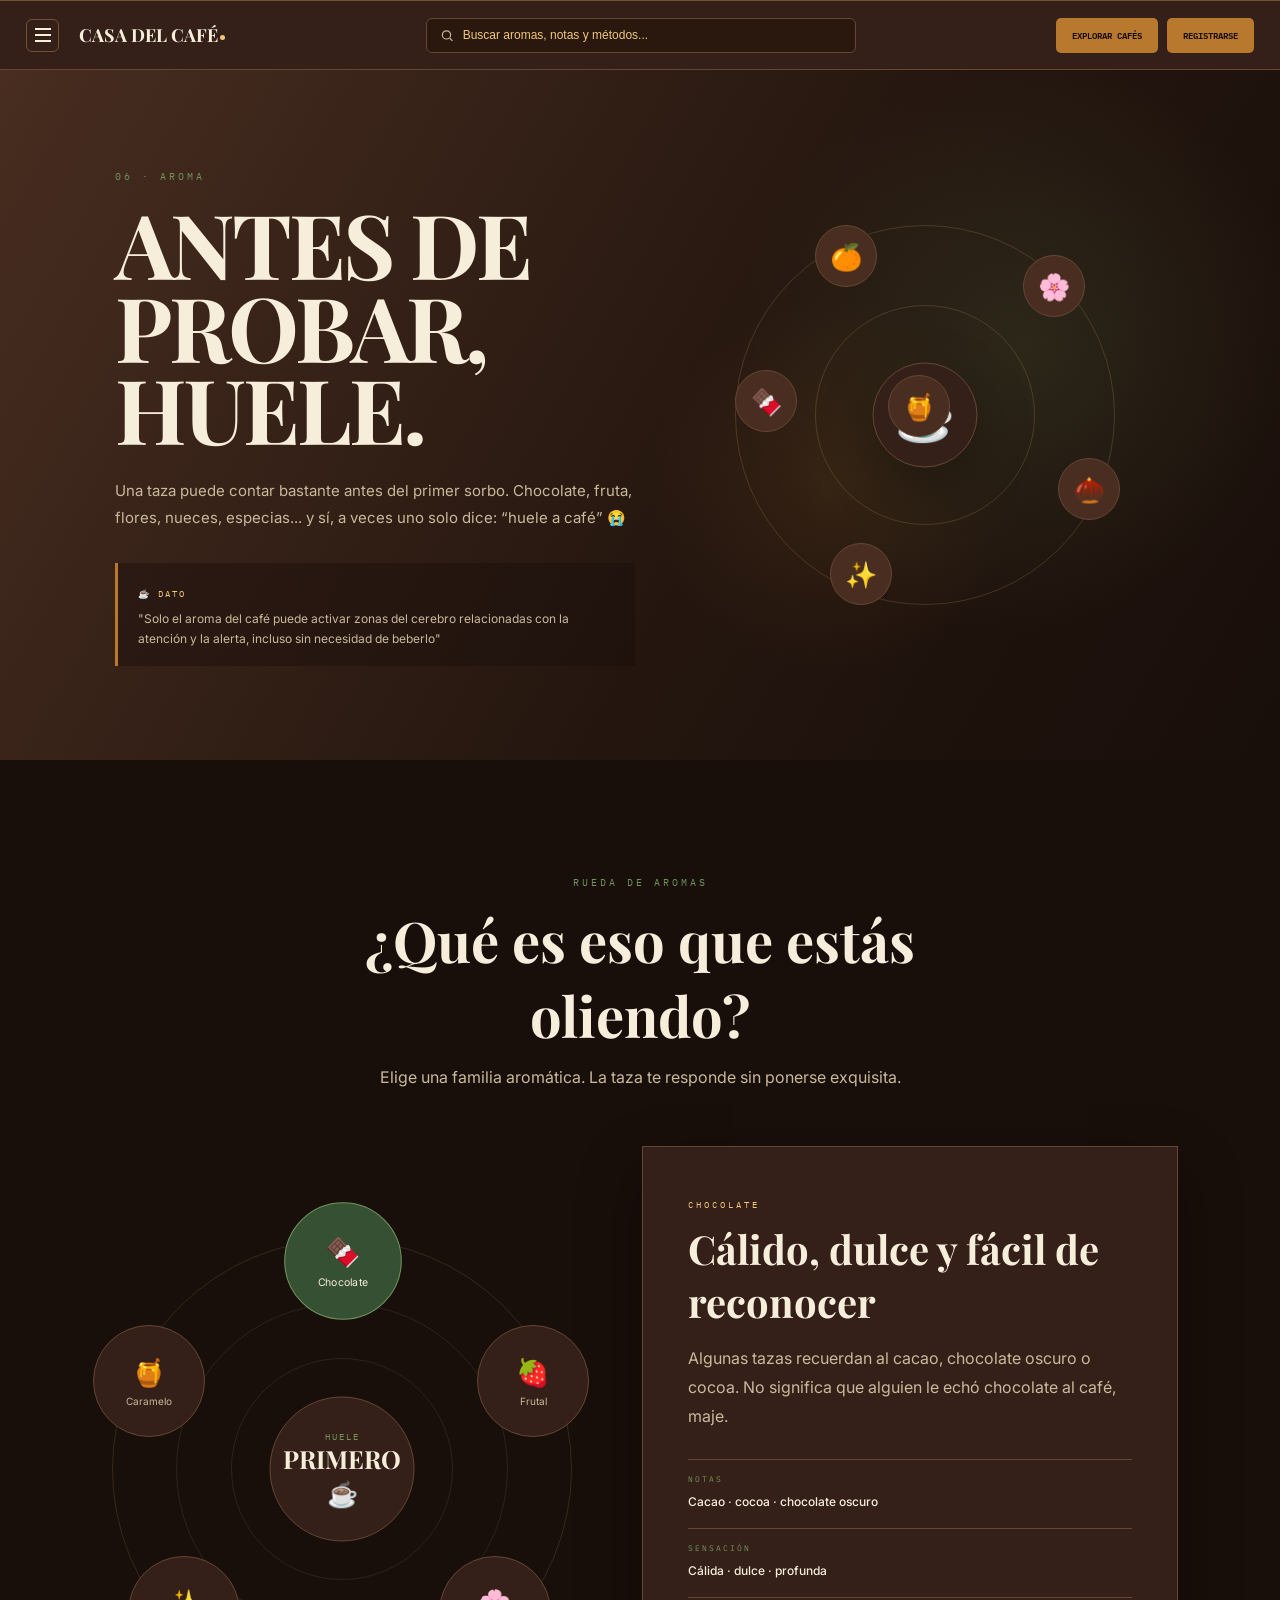
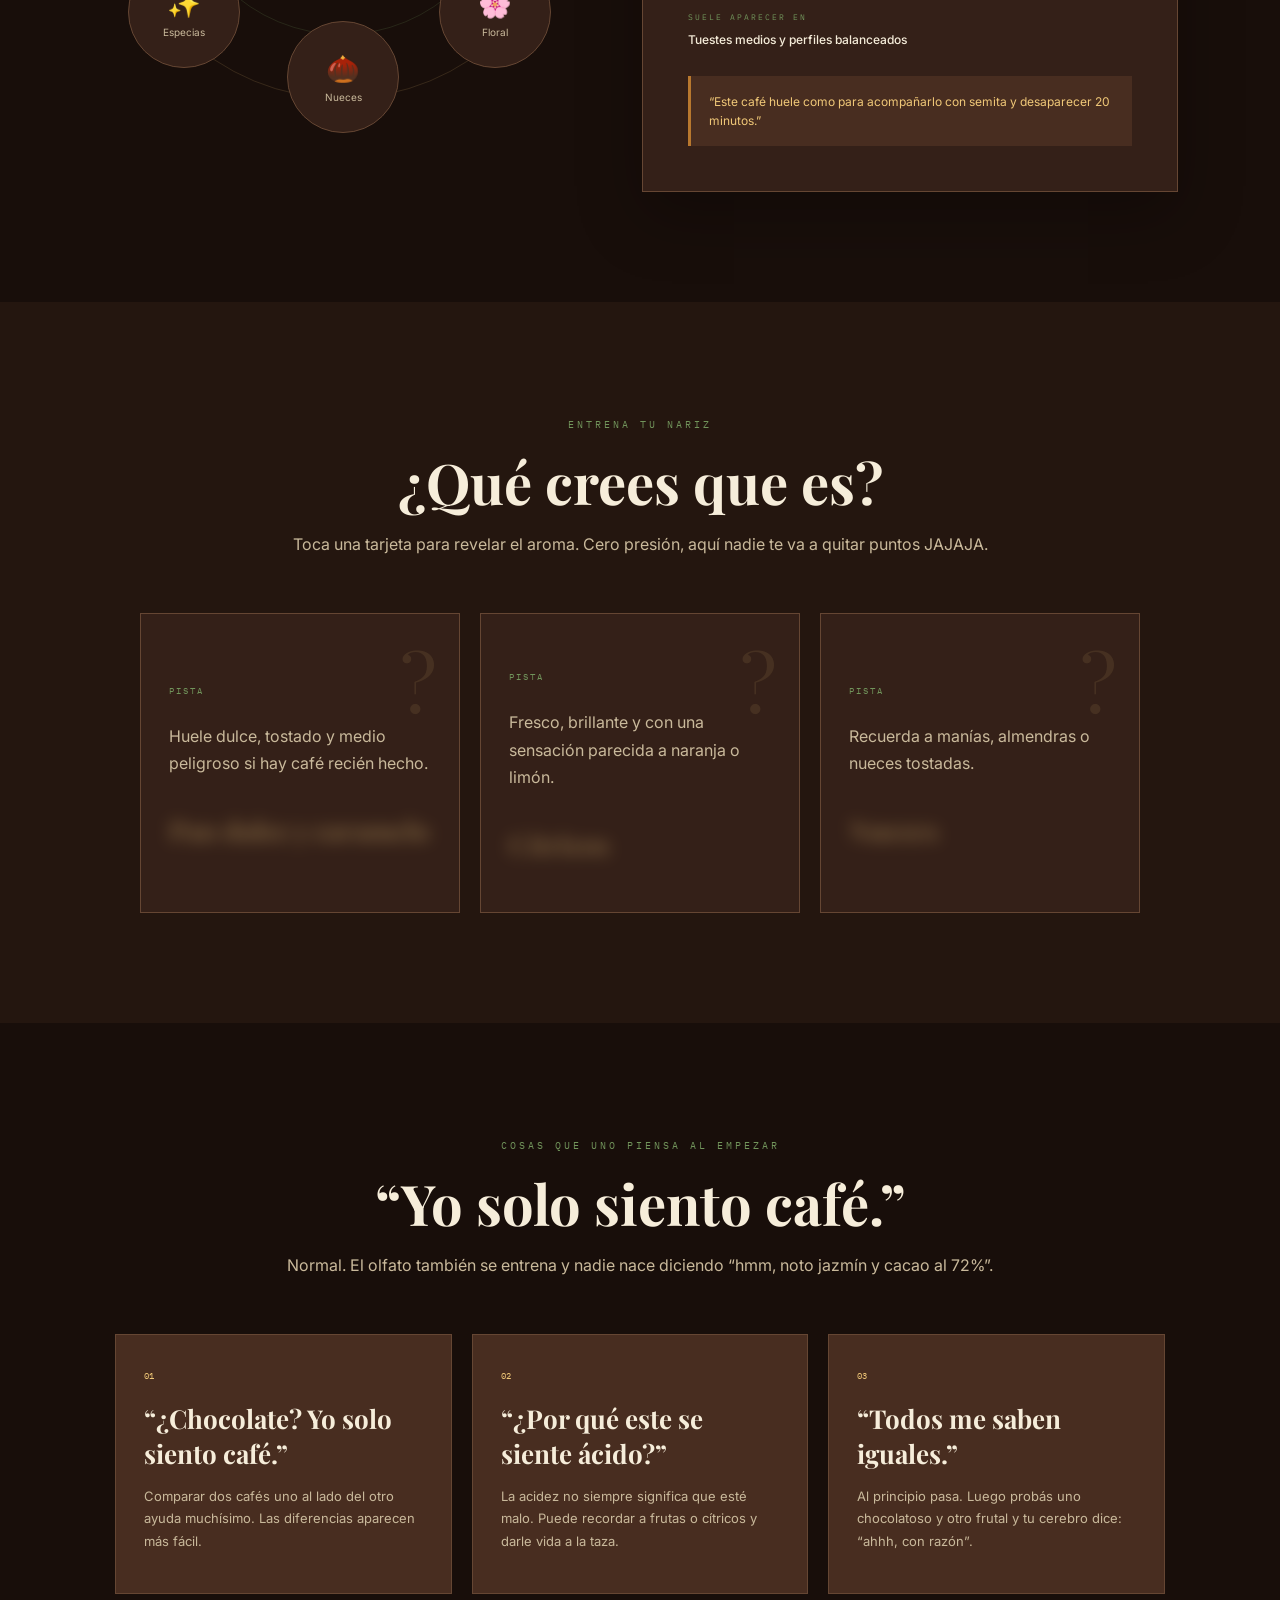
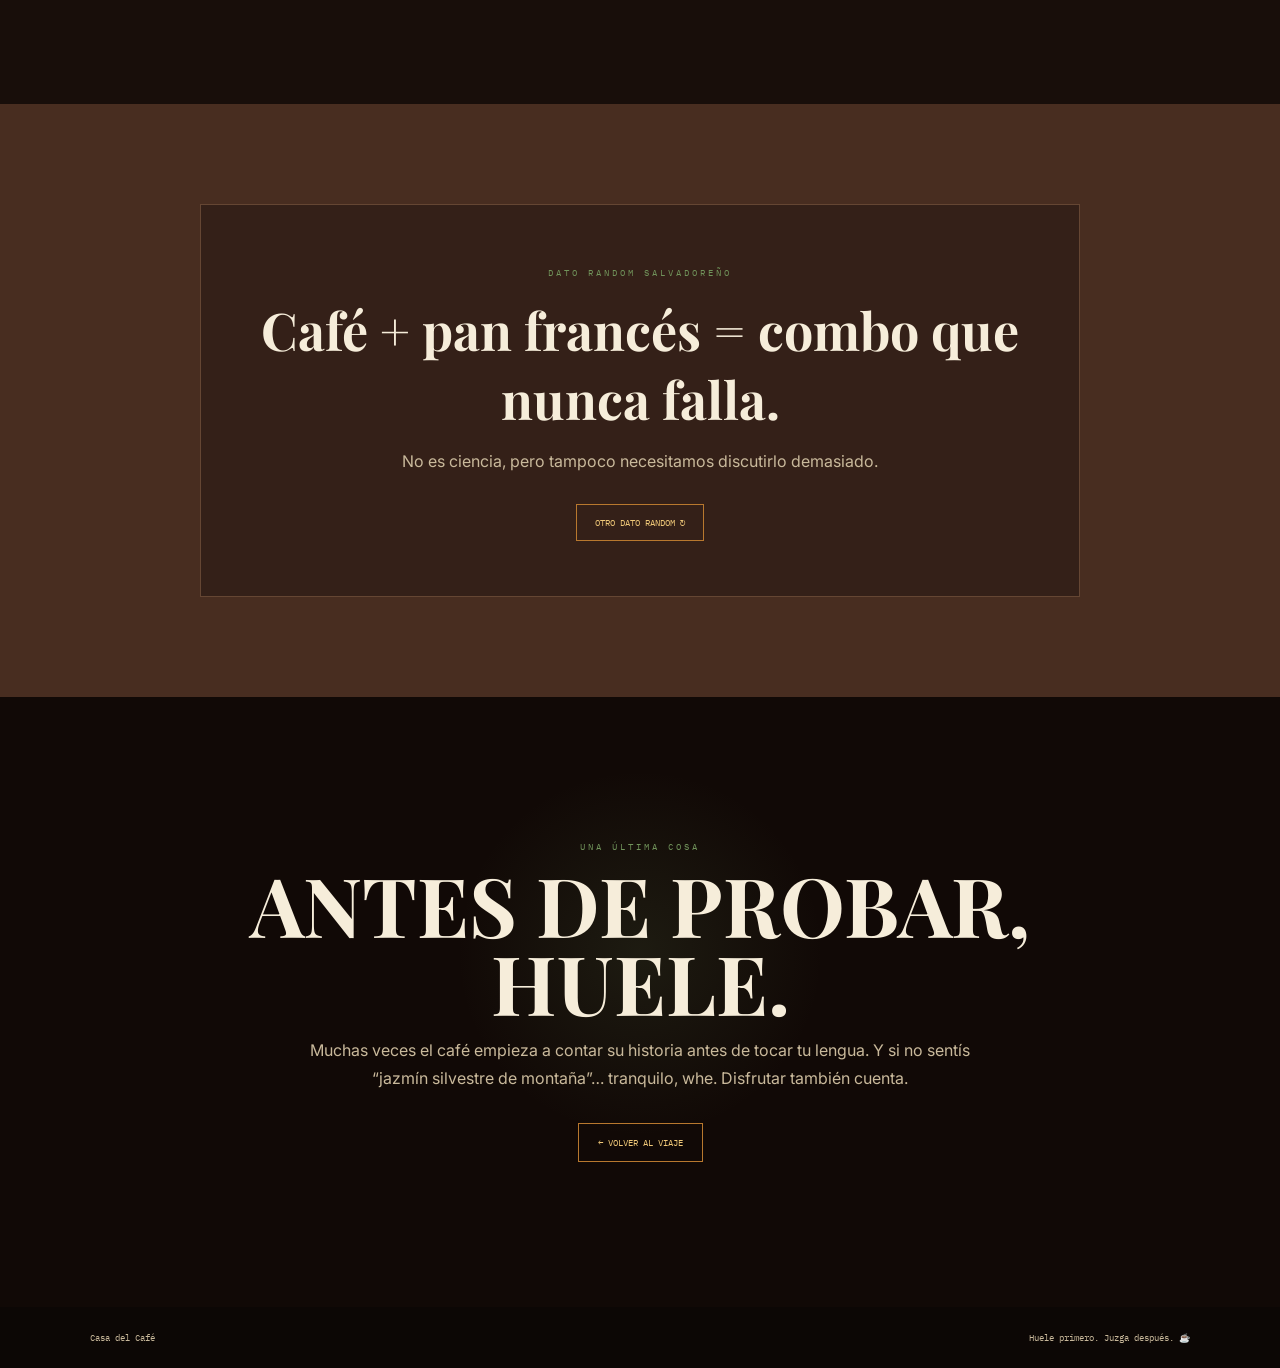
<file: Aroma/Aroma.html>
<!DOCTYPE html>
<html lang="es">
<head>
    <meta charset="UTF-8">
    <meta name="viewport" content="width=device-width, initial-scale=1.0">
    <title>Aroma | Casa del Café</title>

    <link rel="preconnect" href="https://fonts.googleapis.com">
    <link rel="preconnect" href="https://fonts.gstatic.com" crossorigin>
    <link href="https://fonts.googleapis.com/css2?family=Playfair+Display:wght@600;700&family=Inter:wght@400;500;600&family=IBM+Plex+Mono:wght@400;600&display=swap" rel="stylesheet">

    <link rel="stylesheet" href="Aroma.css">
</head>
<body>

    <!-- SIDEBAR -->
    <nav class="sidebar" id="sidebar">
        <div class="side-item" onclick="location.href='../index.html'">
            <svg viewBox="0 0 24 24" fill="none" stroke="currentColor" stroke-width="2">
                <path d="M3 12l9-9 9 9M5 10v10h14V10"/>
            </svg>
            <span>Regresar</span>
        </div>

        <div class="side-divider"></div>

        <div class="side-item" onclick="location.href='../Descubre/Descubre.html'">
            <svg viewBox="0 0 24 24" fill="none" stroke="currentColor" stroke-width="2">
                <path d="M12 3l1.6 5.4L19 10l-5.4 1.6L12 17l-1.6-5.4L5 10l5.4-1.6L12 3z"/>
            </svg>
            <span>Descubre</span>
        </div>

        <div class="side-item" onclick="location.href='../Sabores/Sabores.html'">
            <svg viewBox="0 0 24 24" fill="none" stroke="currentColor" stroke-width="2">
                <path d="M4 11h16v9H4z"/>
                <path d="M4 15c2 1 3-1 5 0s3 1 5 0 3-1 6 0"/>
                <path d="M7 11c0-3 2-5 5-5s5 2 5 5"/>
            </svg>
            <span>Sabores</span>
        </div>

        <div class="side-item" onclick="location.href='../Ritual/Ritual.html'">
            <svg viewBox="0 0 24 24" fill="none" stroke="currentColor" stroke-width="2">
                <path d="M4 9h13v6a5 5 0 0 1-5 5H9a5 5 0 0 1-5-5V9z"/>
                <path d="M17 11h2a3 3 0 0 1 0 6h-3"/>
            </svg>
            <span>Ritual</span>
        </div>

        <div class="side-item" onclick="location.href='../Viaje/Viaje.html'">
            <svg viewBox="0 0 24 24" fill="none" stroke="currentColor" stroke-width="2">
                <circle cx="12" cy="12" r="9"/>
                <path d="M15.5 8.5l-2 5-5 2 2-5 5-2z"/>
                <circle cx="12" cy="12" r="1"/>
            </svg>
            <span>Viaje</span>
        </div>

        <div class="side-item active" onclick="location.href='Aroma.html'">
            <svg viewBox="0 0 24 24" fill="none" stroke="currentColor" stroke-width="2">
                <path d="M6 17c3-1 5-3 7-6"/>
                <path d="M7 15C4 11 6 6 12 4c2 5 0 9-5 11z"/>
                <path d="M13 8c3-2 5-1 6 1"/>
            </svg>
            <span>Aroma</span>
        </div>

        <div class="side-item" onclick="location.href='../Taller/Taller.html'">
            <svg viewBox="0 0 24 24" fill="none" stroke="currentColor" stroke-width="2">
                <path d="M14 6a4 4 0 0 0 5 5l-8 8a2 2 0 0 1-3-3l8-8"/>
                <path d="M5 4l15 15"/>
            </svg>
            <span>Taller</span>
        </div>

        <div class="side-item" onclick="location.href='../Historia/Historias.html'">
            <svg viewBox="0 0 24 24" fill="none" stroke="currentColor" stroke-width="2">
                <path d="M3 5h6a3 3 0 0 1 3 3v11a3 3 0 0 0-3-3H3V5z"/>
                <path d="M21 5h-6a3 3 0 0 0-3 3v11a3 3 0 0 1 3-3h6V5z"/>
            </svg>
            <span>Historias</span>
        </div>

        <div class="side-item" onclick="location.href='../nosotros/Nosotros.html'">
            <svg viewBox="0 0 24 24" fill="none" stroke="currentColor" stroke-width="2">
                <circle cx="9" cy="8" r="3"/>
                <circle cx="17" cy="9" r="2"/>
                <path d="M3 20c0-4 2-7 6-7s6 3 6 7"/>
            </svg>
            <span>Nosotros</span>
        </div>
    </nav>

    <!-- HEADER -->
    <header class="header">
        <button class="menu-toggle" id="menu-toggle" aria-label="Abrir menú">
            <span></span><span></span><span></span>
        </button>

        <a href="../Index.HTML" class="marca">
            <h1>CASA DEL CAFÉ</h1>
        </a>

        <div class="header-search">
            <svg viewBox="0 0 24 24" fill="none" stroke="currentColor" stroke-width="2">
                <circle cx="11" cy="11" r="7"/>
                <path d="M21 21l-4.3-4.3"/>
            </svg>
            <input id="aroma-search" type="text" placeholder="Buscar aromas, notas y métodos..." autocomplete="off">
        </div>

        <div class="header-actions">
            <a href="../Descubre/Descubre.html" class="header-btn">EXPLORAR CAFÉS</a>
            <a href="../Registro/Registro.html" class="header-btn">REGISTRARSE</a>
        </div>
    </header>

    <!-- HERO -->
    <section class="hero">
        <div class="hero-copy">
            <span class="eyebrow">06 · AROMA</span>
            <h2>ANTES DE PROBAR,<br>HUELE.</h2>
            <p>
                Una taza puede contar bastante antes del primer sorbo. Chocolate,
                fruta, flores, nueces, especias... y sí, a veces uno solo dice:
                “huele a café” 😭
            </p>

            <div class="hero-note">
                <span>☕ DATO </span>
                <p>"Solo el aroma del café puede activar zonas del cerebro relacionadas con la atención y la alerta, incluso sin necesidad de beberlo"</p>
            </div>
        </div>

        <div class="aroma-orbit" aria-hidden="true">
            <div class="orbit orbit-1"></div>
            <div class="orbit orbit-2"></div>
            <div class="center-bean">☕</div>
            <span class="bubble b1">🍫</span>
            <span class="bubble b2">🍊</span>
            <span class="bubble b3">🌸</span>
            <span class="bubble b4">🌰</span>
            <span class="bubble b5">✨</span>
            <span class="bubble b6">🍯</span>
        </div>
    </section>

    <!-- RUEDA DE AROMAS -->
    <section class="wheel-section" id="rueda">
        <div class="section-title">
            <span>RUEDA DE AROMAS</span>
            <h2>¿Qué es eso que estás oliendo?</h2>
            <p>Elige una familia aromática. La taza te responde sin ponerse exquisita.</p>
        </div>

        <div class="wheel-layout">
            <div class="aroma-wheel">
                <button class="aroma-chip chocolate active" data-aroma="chocolate">🍫<span>Chocolate</span></button>
                <button class="aroma-chip frutal" data-aroma="frutal">🍓<span>Frutal</span></button>
                <button class="aroma-chip floral" data-aroma="floral">🌸<span>Floral</span></button>
                <button class="aroma-chip nueces" data-aroma="nueces">🌰<span>Nueces</span></button>
                <button class="aroma-chip especias" data-aroma="especias">✨<span>Especias</span></button>
                <button class="aroma-chip caramelo" data-aroma="caramelo">🍯<span>Caramelo</span></button>
                <div class="wheel-center">
                    <span>HUELE</span>
                    <strong>PRIMERO</strong>
                    <small>☕</small>
                </div>
            </div>

            <article class="aroma-card" id="aroma-card">
                <span class="card-kicker" id="aroma-kicker">CHOCOLATE</span>
                <h3 id="aroma-title">Cálido, dulce y fácil de reconocer</h3>
                <p class="aroma-description" id="aroma-description">
                    Algunas tazas recuerdan al cacao, chocolate oscuro o cocoa. No significa que alguien le echó chocolate al café, maje.
                </p>

                <div class="aroma-details">
                    <div>
                        <small>NOTAS</small>
                        <strong id="aroma-notes">Cacao · cocoa · chocolate oscuro</strong>
                    </div>
                    <div>
                        <small>SENSACIÓN</small>
                        <strong id="aroma-feel">Cálida · dulce · profunda</strong>
                    </div>
                    <div>
                        <small>SUELE APARECER EN</small>
                        <strong id="aroma-where">Tuestes medios y perfiles balanceados</strong>
                    </div>
                </div>

                <div class="salvadoran-joke" id="aroma-joke">
                    “Este café huele como para acompañarlo con semita y desaparecer 20 minutos.”
                </div>
            </article>
        </div>
    </section>

    <!-- ENTRENAR LA NARIZ -->
    <section class="training-section">
        <div class="section-title">
            <span>ENTRENA TU NARIZ</span>
            <h2>¿Qué crees que es?</h2>
            <p>Toca una tarjeta para revelar el aroma. Cero presión, aquí nadie te va a quitar puntos JAJAJA.</p>
        </div>

        <div class="mystery-grid">
            <button class="mystery-card" data-answer="Pan dulce y caramelo">
                <span class="question">?</span>
                <small>PISTA</small>
                <p>Huele dulce, tostado y medio peligroso si hay café recién hecho.</p>
                <strong class="answer">Pan dulce y caramelo</strong>
            </button>

            <button class="mystery-card" data-answer="Cítricos">
                <span class="question">?</span>
                <small>PISTA</small>
                <p>Fresco, brillante y con una sensación parecida a naranja o limón.</p>
                <strong class="answer">Cítricos</strong>
            </button>

            <button class="mystery-card" data-answer="Nueces">
                <span class="question">?</span>
                <small>PISTA</small>
                <p>Recuerda a manías, almendras o nueces tostadas.</p>
                <strong class="answer">Nueces</strong>
            </button>
        </div>
    </section>

    <!-- MITOS -->
    <section class="thoughts-section">
        <div class="section-title">
            <span>COSAS QUE UNO PIENSA AL EMPEZAR</span>
            <h2>“Yo solo siento café.”</h2>
            <p>Normal. El olfato también se entrena y nadie nace diciendo “hmm, noto jazmín y cacao al 72%”.</p>
        </div>

        <div class="thoughts-grid">
            <article>
                <span>01</span>
                <h3>“¿Chocolate? Yo solo siento café.”</h3>
                <p>Comparar dos cafés uno al lado del otro ayuda muchísimo. Las diferencias aparecen más fácil.</p>
            </article>

            <article>
                <span>02</span>
                <h3>“¿Por qué este se siente ácido?”</h3>
                <p>La acidez no siempre significa que esté malo. Puede recordar a frutas o cítricos y darle vida a la taza.</p>
            </article>

            <article>
                <span>03</span>
                <h3>“Todos me saben iguales.”</h3>
                <p>Al principio pasa. Luego probás uno chocolatoso y otro frutal y tu cerebro dice: “ahhh, con razón”.</p>
            </article>
        </div>
    </section>

    <!-- RANDOM -->
    <section class="random-section">
        <div class="random-box">
            <span>DATO RANDOM SALVADOREÑO</span>
            <h2 id="random-title">Café + pan francés = combo que nunca falla.</h2>
            <p id="random-text">No es ciencia, pero tampoco necesitamos discutirlo demasiado.</p>
            <button id="random-btn">OTRO DATO RANDOM ↻</button>
        </div>
    </section>

    <!-- FINAL -->
    <section class="final">
        <span>UNA ÚLTIMA COSA</span>
        <h2>ANTES DE PROBAR,<br>HUELE.</h2>
        <p>
            Muchas veces el café empieza a contar su historia antes de tocar tu lengua.
            Y si no sentís “jazmín silvestre de montaña”… tranquilo, whe. Disfrutar también cuenta.
        </p>
        <a href="../Viaje/Viaje.html">← VOLVER AL VIAJE</a>
    </section>

    <footer>
        <span>Casa del Café</span>
        <span>Huele primero. Juzga después. ☕</span>
    </footer>

    <script src="Aroma.js"></script>
</body>
</html>
</file>
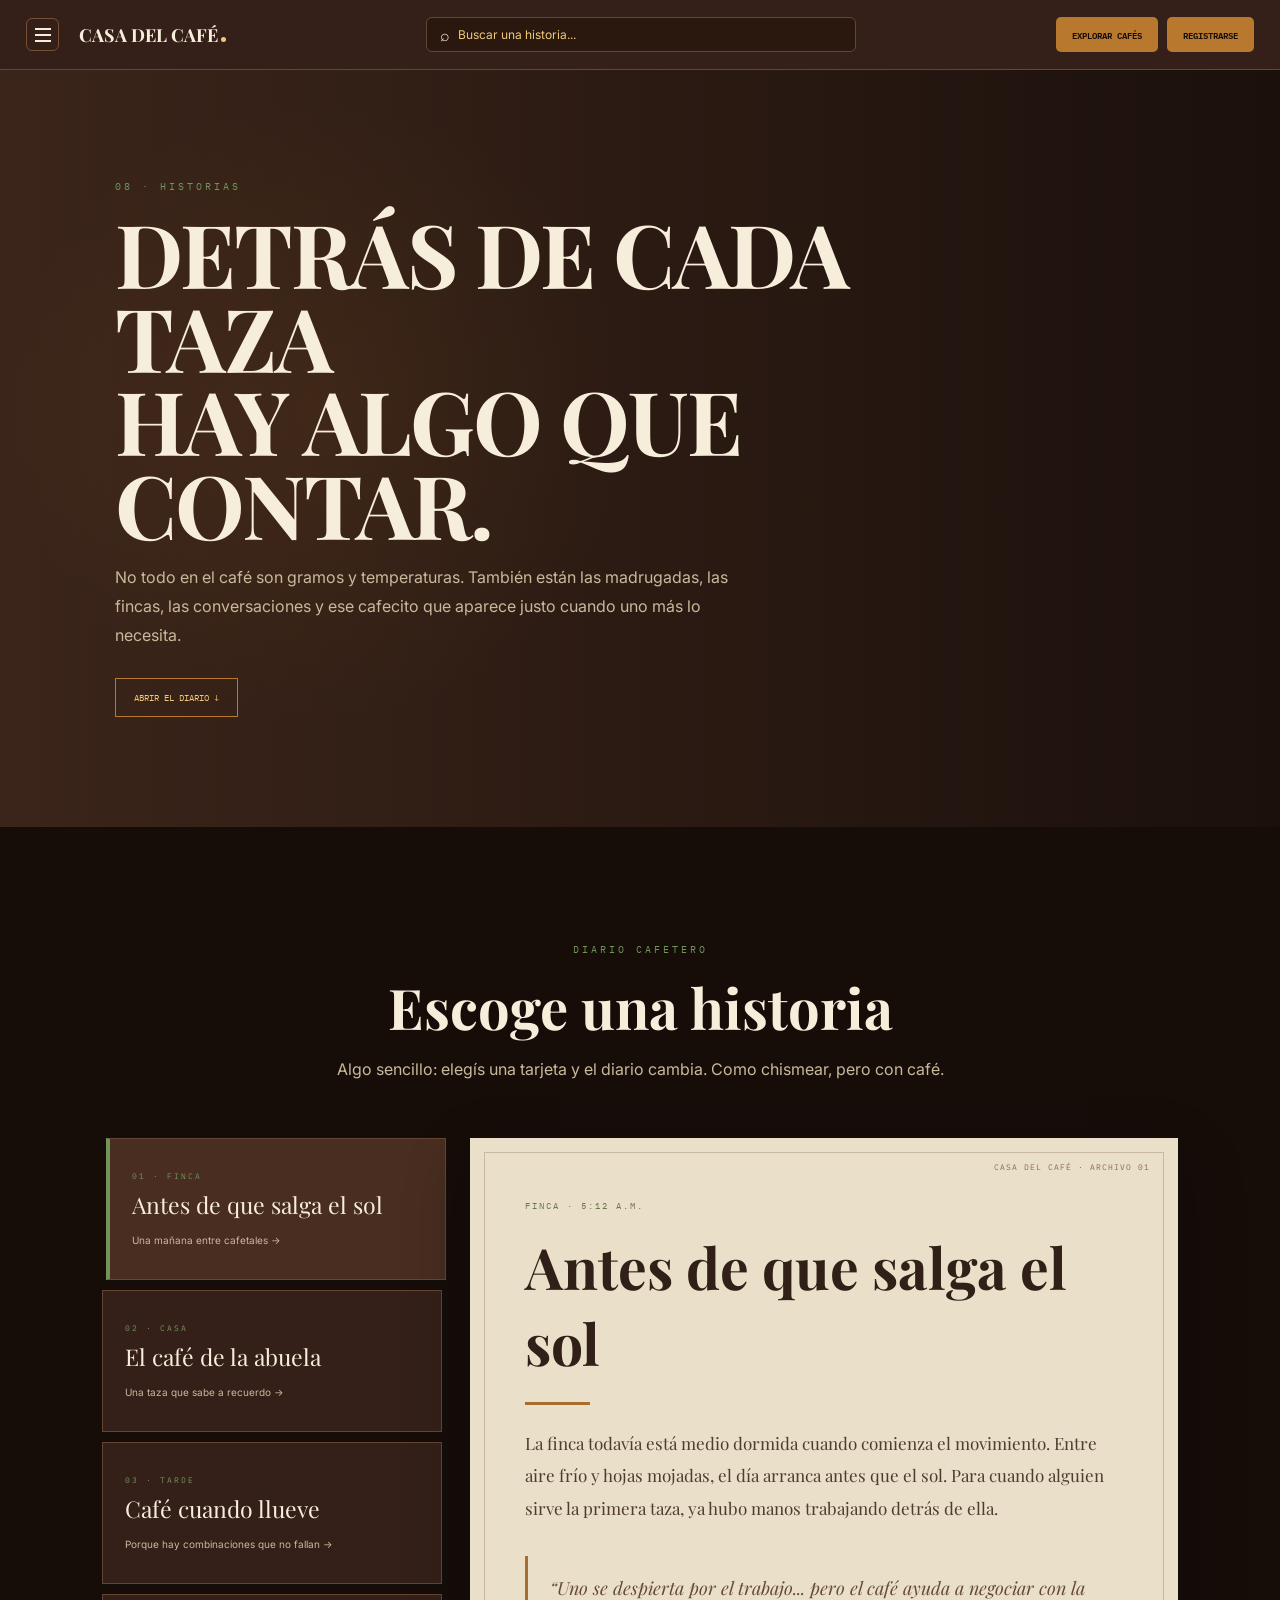
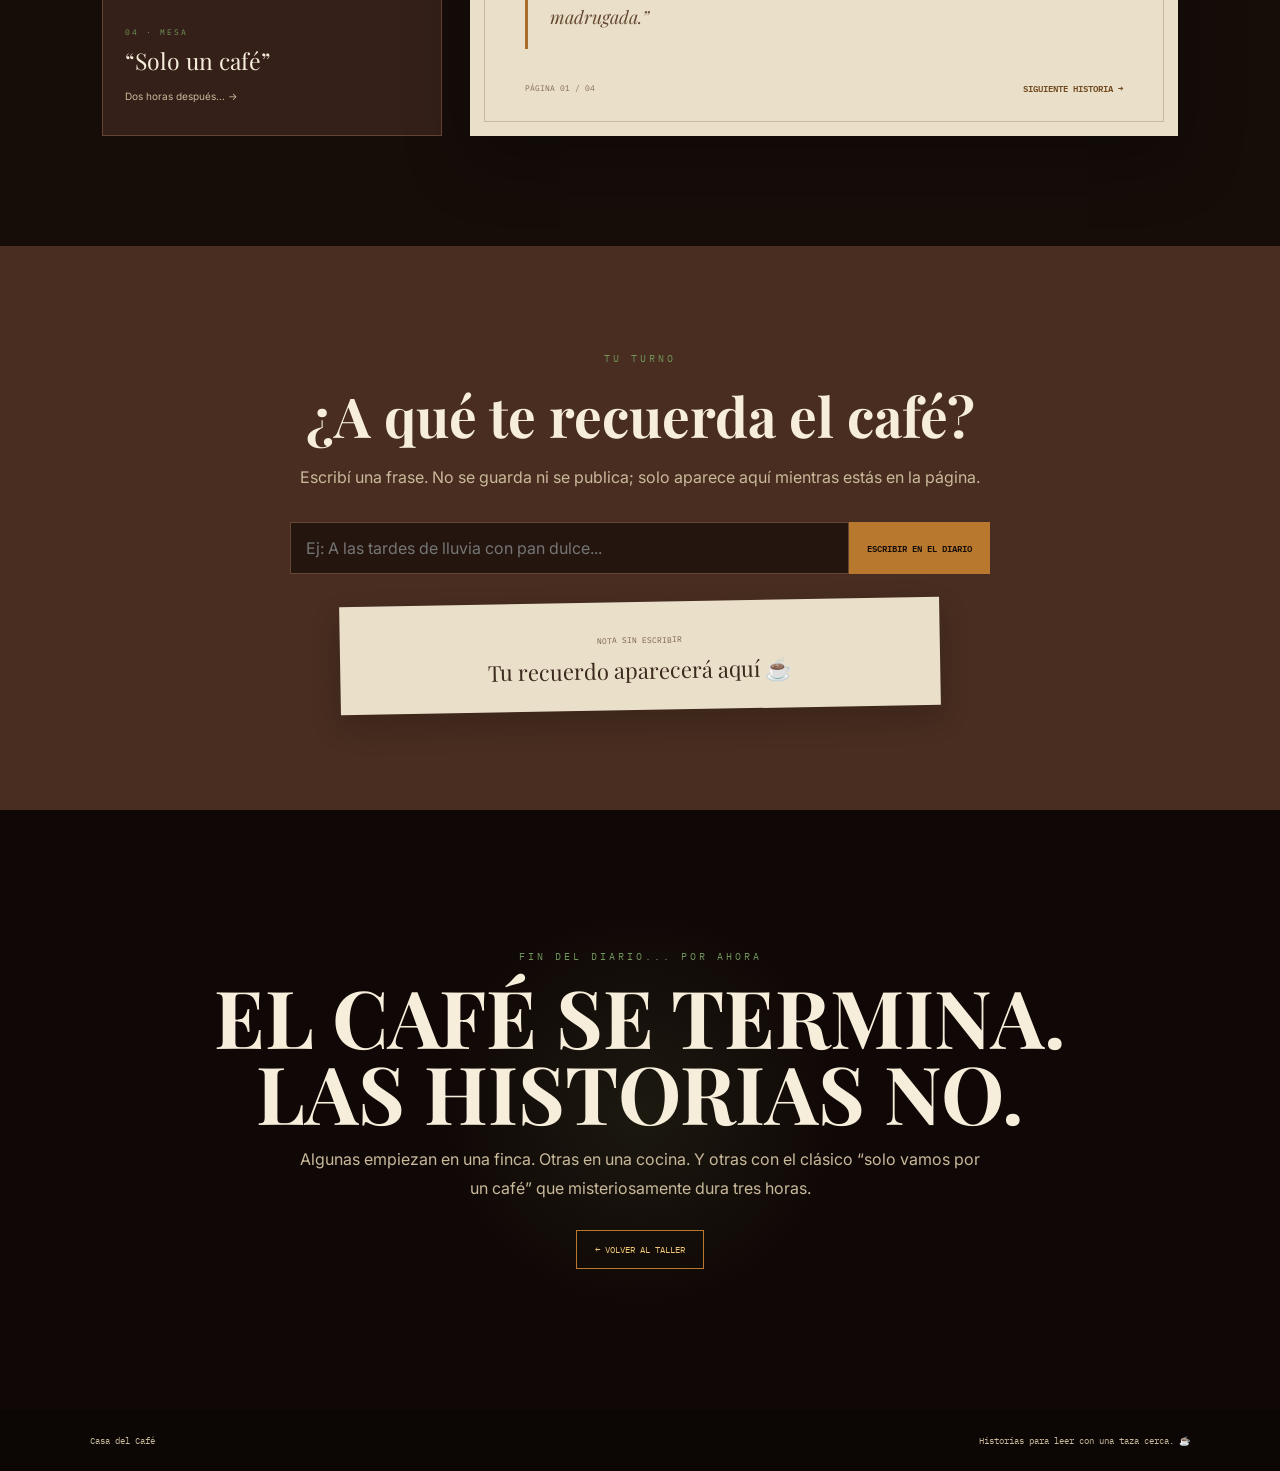
<file: Historia/Historias.html>
<!DOCTYPE html>
<html lang="es">
<head>
  <meta charset="UTF-8">
  <meta name="viewport" content="width=device-width, initial-scale=1.0">
  <title>Historias | Casa del Café</title>
  <link rel="preconnect" href="https://fonts.googleapis.com">
  <link rel="preconnect" href="https://fonts.gstatic.com" crossorigin>
  <link href="https://fonts.googleapis.com/css2?family=Playfair+Display:wght@600;700&family=Inter:wght@400;500;600&family=IBM+Plex+Mono:wght@400;600&display=swap" rel="stylesheet">
  <link rel="stylesheet" href="Historias.css">
</head>
<body>

<nav class="sidebar" id="sidebar">

        <div class="side-item" onclick="location.href='../index.html'">

            <svg viewBox="0 0 24 24" fill="none" stroke="currentColor" stroke-width="2">
                <path d="M3 12l9-9 9 9M5 10v10h14V10"/>
            </svg>

            <span>Regresar</span>
        </div>

        <div class="side-divider"></div>

        <div class="side-item" onclick="location.href='../Descubre/Descubre.html'">

            <svg viewBox="0 0 24 24" fill="none" stroke="currentColor" stroke-width="2">
                <path d="M12 3l1.6 5.4L19 10l-5.4 1.6L12 17l-1.6-5.4L5 10l5.4-1.6L12 3z"/>
            </svg>

            <span>Descubre</span>
        </div>

        <div class="side-item" onclick="location.href='../Sabores/Sabores.html'">

            <svg viewBox="0 0 24 24" fill="none" stroke="currentColor" stroke-width="2">
                <path d="M4 11h16v9H4z"/>
                <path d="M4 15c2 1 3-1 5 0s3 1 5 0 3-1 6 0"/>
                <path d="M7 11c0-3 2-5 5-5s5 2 5 5"/>
            </svg>

            <span>Sabores</span>
        </div>

        <div class="side-item" onclick="location.href='../Ritual/Ritual.html'">

            <svg viewBox="0 0 24 24" fill="none" stroke="currentColor" stroke-width="2">
                <path d="M4 9h13v6a5 5 0 0 1-5 5H9a5 5 0 0 1-5-5V9z"/>
                <path d="M17 11h2a3 3 0 0 1 0 6h-3"/>
            </svg>

            <span>Ritual</span>
        </div>

        <div class="side-item" onclick="location.href='../Viaje/Viaje.html'">

            <svg viewBox="0 0 24 24" fill="none" stroke="currentColor" stroke-width="2">
                <circle cx="12" cy="12" r="9"/>
                <path d="M15.5 8.5l-2 5-5 2 2-5 5-2z"/>
                <circle cx="12" cy="12" r="1"/>
            </svg>

            <span>Viaje</span>
        </div>

        <div class="side-item" onclick="location.href='../Aroma/Aroma.html'">

            <svg viewBox="0 0 24 24" fill="none" stroke="currentColor" stroke-width="2">
                <path d="M6 17c3-1 5-3 7-6"/>
                <path d="M7 15C4 11 6 6 12 4c2 5 0 9-5 11z"/>
            </svg>

            <span>Aroma</span>
        </div>

        <div class="side-item" onclick="location.href='../Taller/Taller.html'">

            <svg viewBox="0 0 24 24" fill="none" stroke="currentColor" stroke-width="2">
                <path d="M14 6a4 4 0 0 0 5 5l-8 8a2 2 0 0 1-3-3l8-8"/>
                <path d="M5 4l15 15"/>
            </svg>

            <span>Taller</span>
        </div>

        <div class="side-item active" onclick="location.href='Historias.html'">

            <svg viewBox="0 0 24 24" fill="none" stroke="currentColor" stroke-width="2">
                <path d="M3 5h6a3 3 0 0 1 3 3v11a3 3 0 0 0-3-3H3V5z"/>
                <path d="M21 5h-6a3 3 0 0 0-3 3v11a3 3 0 0 1 3-3h6V5z"/>
            </svg>

            <span>Historias</span>
        </div>

        <div class="side-item" onclick="location.href='../Nosotros/Nosotros.html'">

            <svg viewBox="0 0 24 24" fill="none" stroke="currentColor" stroke-width="2">
                <circle cx="9" cy="8" r="3"/>
                <circle cx="17" cy="9" r="2"/>
                <path d="M3 20c0-4 2-7 6-7s6 3 6 7"/>
            </svg>

            <span>Nosotros</span>
        </div>

    </nav>

<header class="header">
  <button class="menu-toggle" id="menu-toggle" aria-label="Abrir menú"><span></span><span></span><span></span></button>
  <a href="../Index.HTML" class="marca"><h1>CASA DEL CAFÉ</h1></a>
  <div class="header-search">
    <span>⌕</span>
    <input id="story-search" type="text" placeholder="Buscar una historia..." autocomplete="off">
  </div>
  <div class="header-actions">
    <a href="../Descubre/Descubre.html" class="header-btn">EXPLORAR CAFÉS</a>
    <a href="../Registro/Registro.html" class="header-btn">REGISTRARSE</a>
  </div>
</header>

<section class="hero">
  <span class="eyebrow">08 · HISTORIAS</span>
  <h2>DETRÁS DE CADA TAZA<br>HAY ALGO QUE CONTAR.</h2>
  <p>No todo en el café son gramos y temperaturas. También están las madrugadas, las fincas, las conversaciones y ese cafecito que aparece justo cuando uno más lo necesita.</p>
  <a href="#historias">ABRIR EL DIARIO ↓</a>
</section>

<main class="stories" id="historias">
  <div class="section-title">
    <span>DIARIO CAFETERO</span>
    <h2>Escoge una historia</h2>
    <p>Algo sencillo: elegís una tarjeta y el diario cambia. Como chismear, pero con café.</p>
  </div>

  <div class="story-layout">
    <div class="story-list">
      <button class="story-tab active" data-story="madrugada">
        <small>01 · FINCA</small>
        <strong>Antes de que salga el sol</strong>
        <span>Una mañana entre cafetales →</span>
      </button>
      <button class="story-tab" data-story="abuela">
        <small>02 · CASA</small>
        <strong>El café de la abuela</strong>
        <span>Una taza que sabe a recuerdo →</span>
      </button>
      <button class="story-tab" data-story="lluvia">
        <small>03 · TARDE</small>
        <strong>Café cuando llueve</strong>
        <span>Porque hay combinaciones que no fallan →</span>
      </button>
      <button class="story-tab" data-story="amigos">
        <small>04 · MESA</small>
        <strong>“Solo un café”</strong>
        <span>Dos horas después... →</span>
      </button>
    </div>

    <article class="diary" id="diary">
      <div class="paper-mark">CASA DEL CAFÉ · ARCHIVO 01</div>
      <span class="story-category" id="story-category">FINCA · 5:12 A.M.</span>
      <h3 id="story-title">Antes de que salga el sol</h3>
      <div class="story-rule"></div>
      <p id="story-text">La finca todavía está medio dormida cuando comienza el movimiento. Entre aire frío y hojas mojadas, el día arranca antes que el sol. Para cuando alguien sirve la primera taza, ya hubo manos trabajando detrás de ella.</p>
      <blockquote id="story-quote">“Uno se despierta por el trabajo... pero el café ayuda a negociar con la madrugada.”</blockquote>
      <div class="story-footer">
        <span id="story-page">PÁGINA 01 / 04</span>
        <button id="next-story">SIGUIENTE HISTORIA →</button>
      </div>
    </article>
  </div>
</main>

<section class="memory-section">
  <div class="memory-card">
    <span>TU TURNO</span>
    <h2>¿A qué te recuerda el café?</h2>
    <p>Escribí una frase. No se guarda ni se publica; solo aparece aquí mientras estás en la página.</p>
    <div class="memory-form">
      <input id="memory-input" maxlength="90" placeholder="Ej: A las tardes de lluvia con pan dulce...">
      <button id="memory-button">ESCRIBIR EN EL DIARIO</button>
    </div>
    <div class="memory-note" id="memory-note">
      <small>NOTA SIN ESCRIBIR</small>
      <p>Tu recuerdo aparecerá aquí ☕</p>
    </div>
  </div>
</section>

<section class="final">
  <span>FIN DEL DIARIO... POR AHORA</span>
  <h2>EL CAFÉ SE TERMINA.<br>LAS HISTORIAS NO.</h2>
  <p>Algunas empiezan en una finca. Otras en una cocina. Y otras con el clásico “solo vamos por un café” que misteriosamente dura tres horas.</p>
  <a href="../Taller/Taller.html">← VOLVER AL TALLER</a>
</section>

<footer><span>Casa del Café</span><span>Historias para leer con una taza cerca. ☕</span></footer>

<script src="Historias.js"></script>
</body>
</html>
</file>
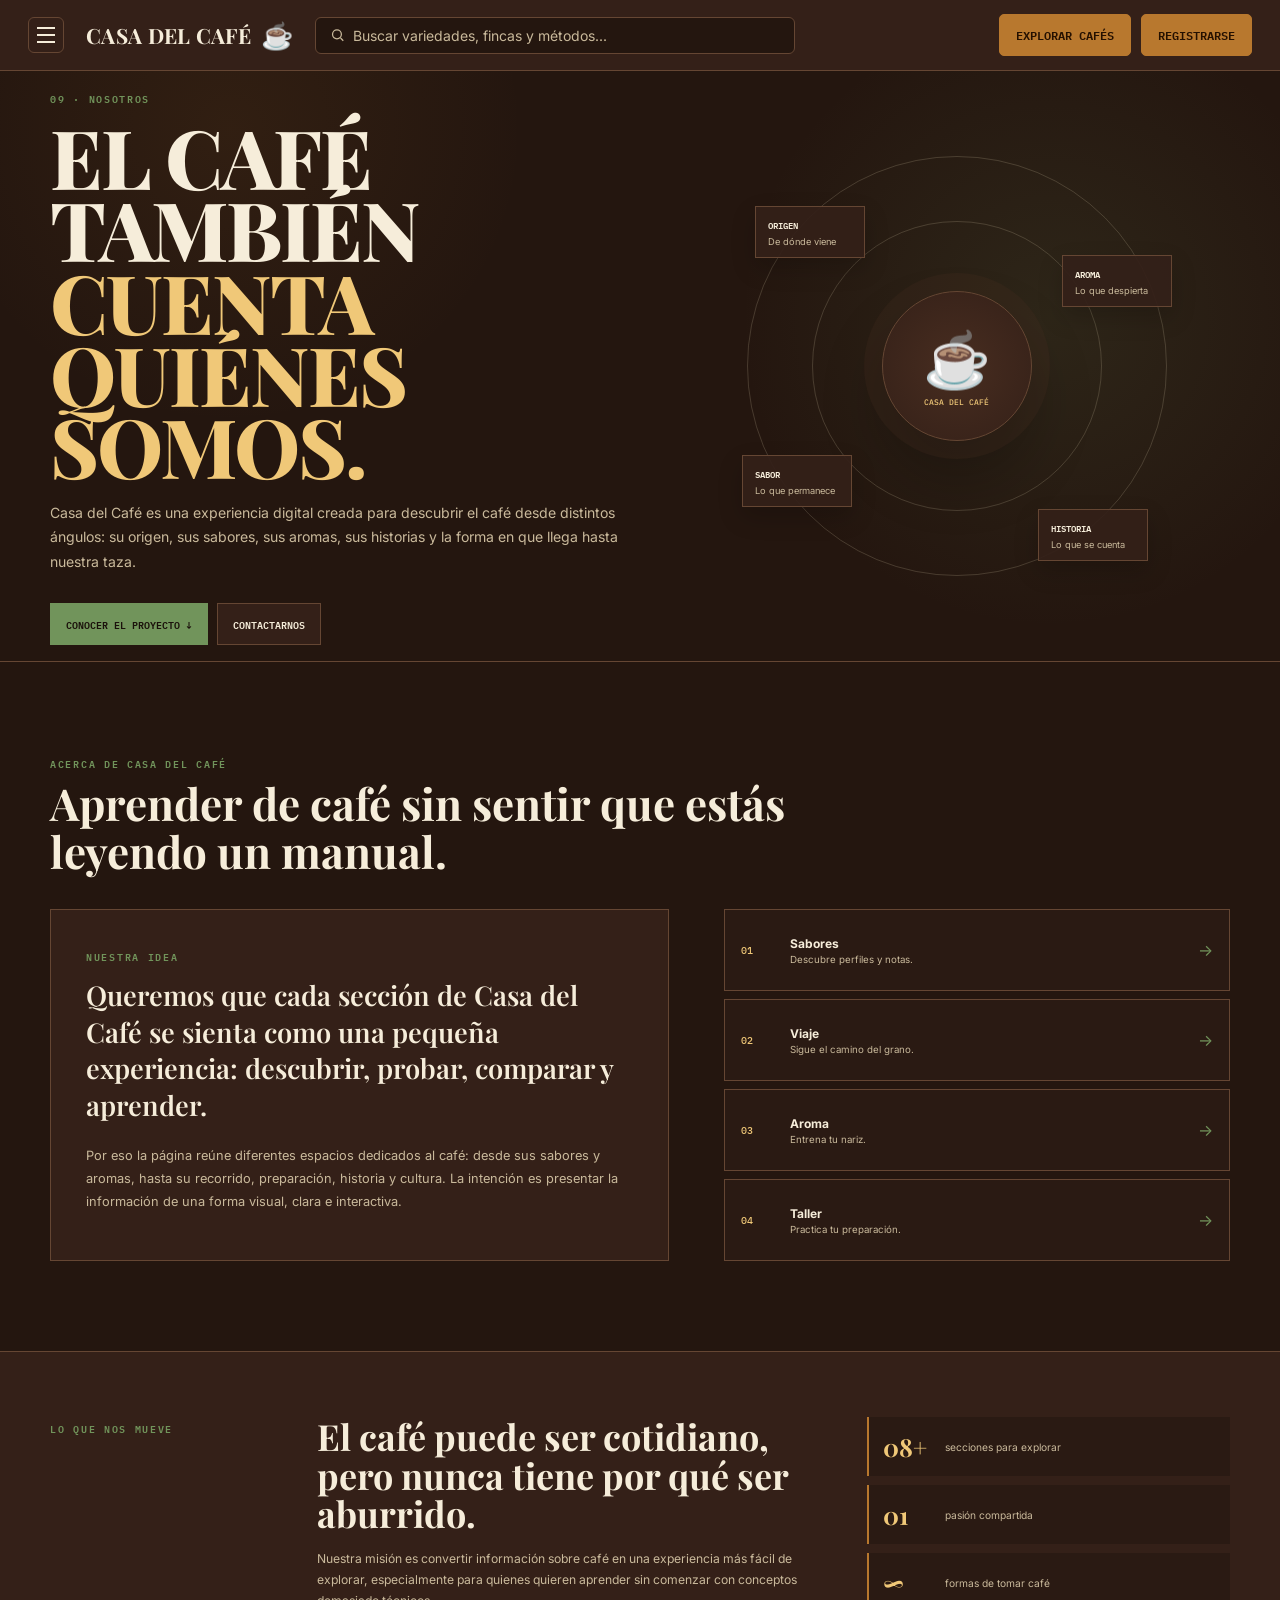
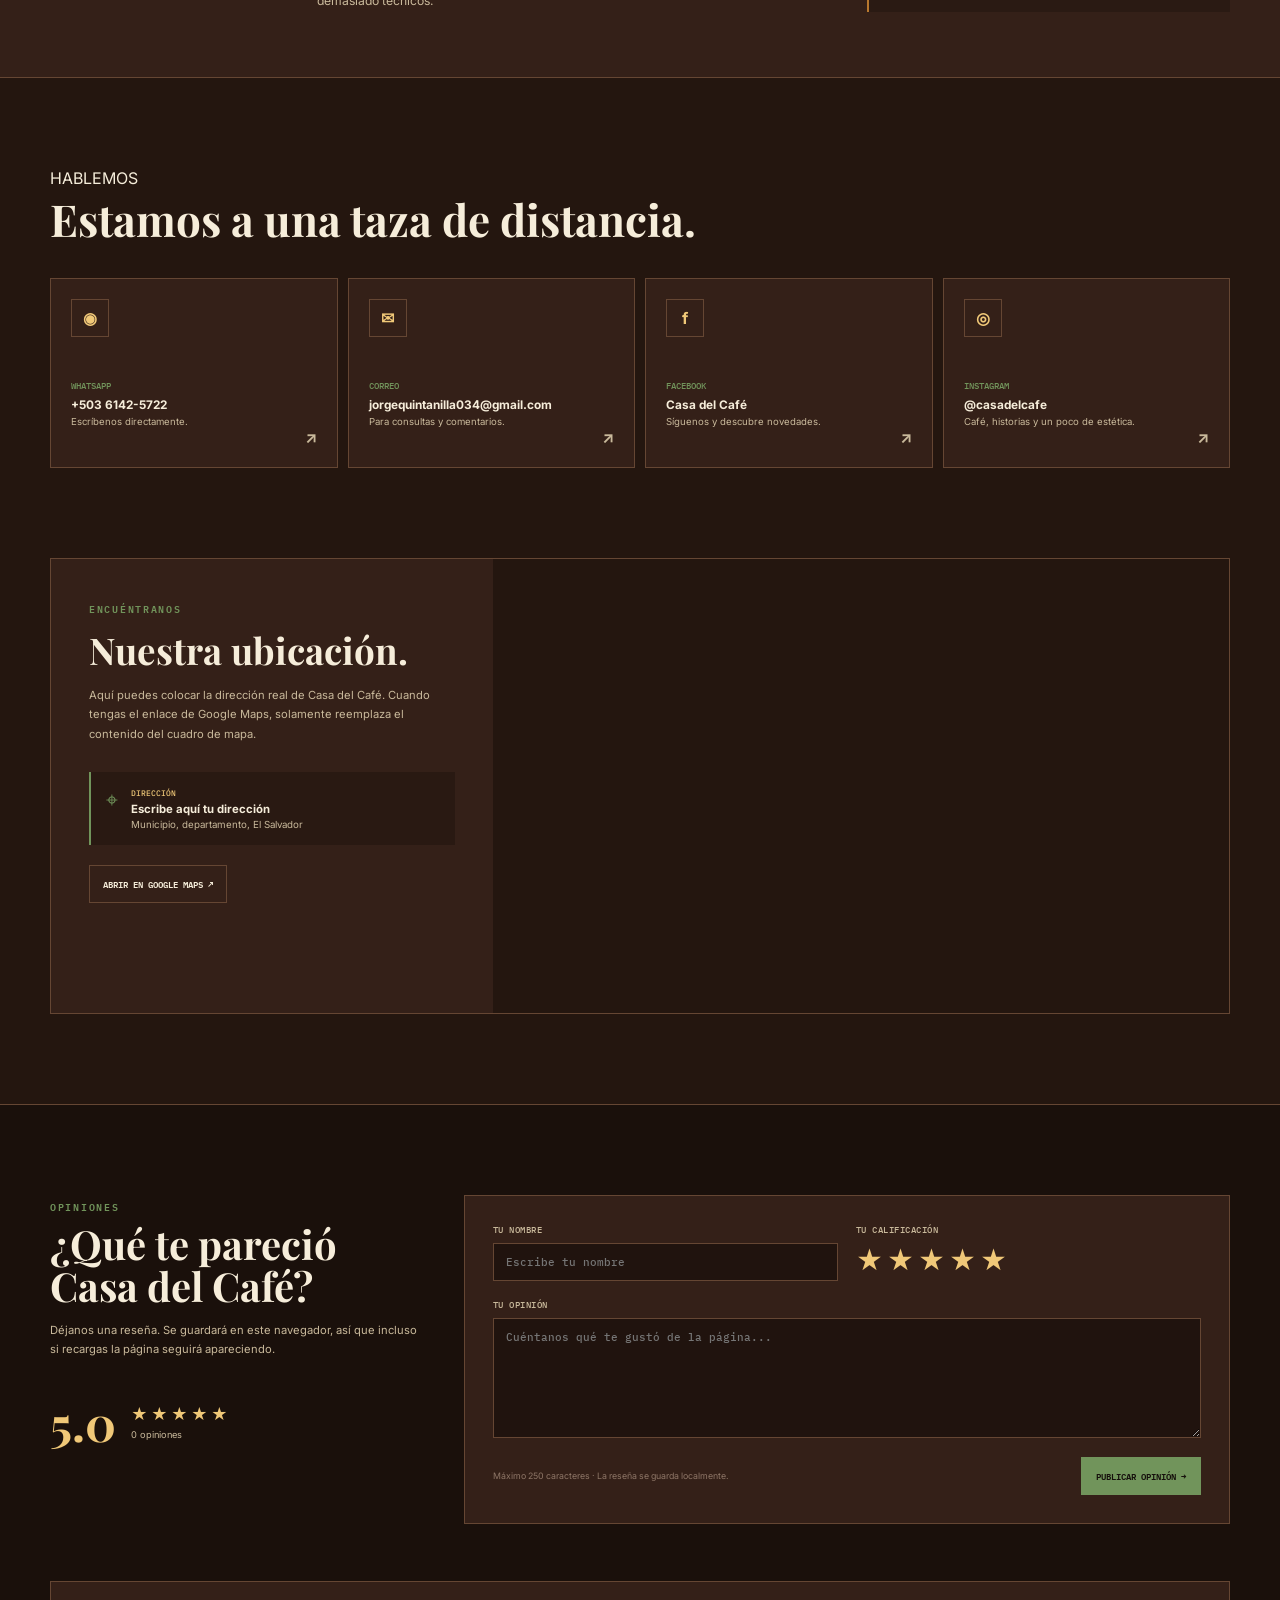
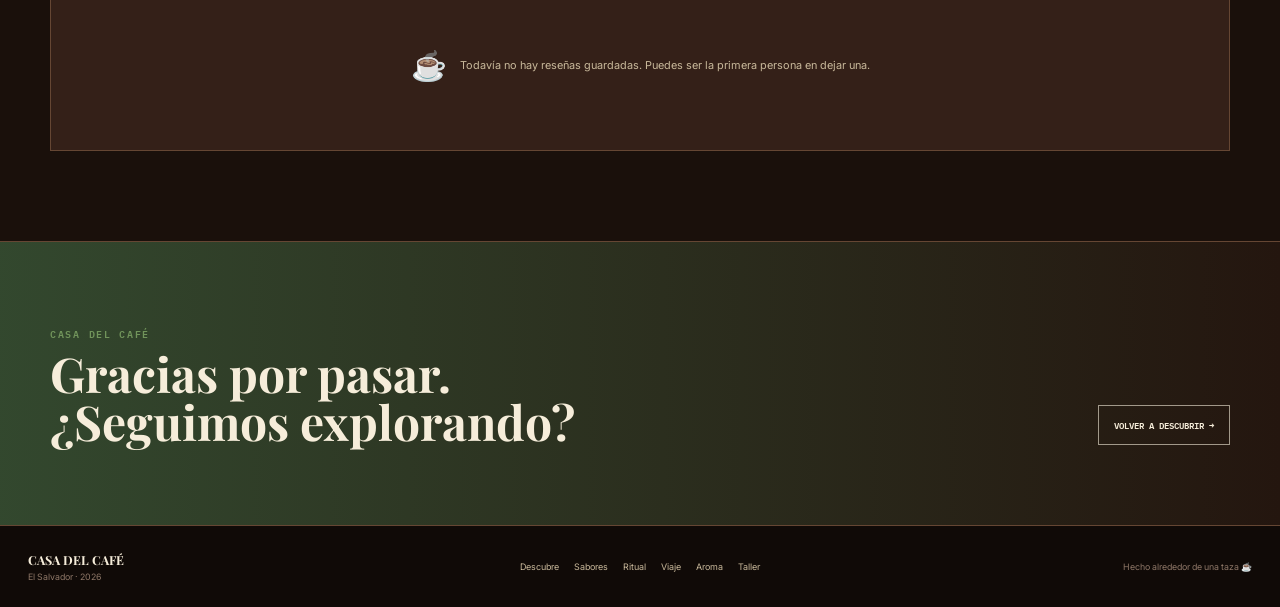
<file: Nosotros/Nosotros.html>
<!DOCTYPE html>
<html lang="es">
<head>
  <meta charset="UTF-8">
  <meta name="viewport" content="width=device-width, initial-scale=1.0">

  <title>Nosotros | Casa del Café</title>

  <link rel="preconnect" href="https://fonts.googleapis.com">
  <link rel="preconnect" href="https://fonts.gstatic.com" crossorigin>
  <link href="https://fonts.googleapis.com/css2?family=IBM+Plex+Mono:wght@400;500;600&family=Inter:wght@400;500;600;700&family=Playfair+Display:wght@600;700;800&display=swap" rel="stylesheet">

  <link rel="stylesheet" href="Nosotros.css">
</head>

<body>

  <!-- =====================================================
       HEADER
  ====================================================== -->
  <header class="site-header">
    <button class="menu-toggle" id="menu-toggle" aria-label="Abrir menú">
      <span></span>
      <span></span>
      <span></span>
    </button>

    <div class="brand">
      <div class="brand-title">
        <h1>CASA DEL CAFÉ</h1>
        <span class="coffee-mini">☕</span>
      </div>
    </div>

    <div class="searchbar">
      <svg width="16" height="16" viewBox="0 0 24 24" fill="none" stroke="currentColor" stroke-width="2">
        <circle cx="11" cy="11" r="7"/>
        <path d="M21 21l-4.3-4.3"/>
      </svg>
      <input id="searchInput" type="text" placeholder="Buscar variedades, fincas y métodos...">
    </div>

    <div class="header-actions">
      <button class="nav-btn btn-fill" onclick="location.href='../Paginas/explorar-cafe.html'">EXPLORAR CAFÉS</button>
      <button class="nav-btn btn-fill" onclick="location.href='../Registro/Registro.html'">REGISTRARSE</button>
    </div>
  </header>


  <!-- =====================================================
       MENÚ LATERAL
  ====================================================== -->
  <nav class="sidebar" id="sidebar">
    <div class="side-item" onclick="location.href='../index.html'">
      <svg viewBox="0 0 24 24" fill="none" stroke="currentColor" stroke-width="2">
        <path d="M3 12l9-9 9 9M5 10v10h14V10"/>
      </svg>
      <span>Regresar</span>
    </div>

    <div class="side-divider"></div>

    <div class="side-item" onclick="location.href='../Descubre/Descubre.html'">
      <svg viewBox="0 0 24 24" fill="none" stroke="currentColor" stroke-width="2">
        <path d="M12 3l1.6 5.4L19 10l-5.4 1.6L12 17l-1.6-5.4L5 10l5.4-1.6L12 3z"/>
        <path d="M19 16l.7 2.3L22 19l-2.3.7L19 22l-.7-2.3L16 19l2.3-.7L19 16z"/>
      </svg>
      <span>Descubre</span>
    </div>

    <div class="side-item" onclick="location.href='../Sabores/Sabores.html'">
      <svg viewBox="0 0 24 24" fill="none" stroke="currentColor" stroke-width="2">
        <path d="M4 11h16v9H4z"/>
        <path d="M4 15c2 1 3-1 5 0s3 1 5 0 3-1 6 0"/>
        <path d="M7 11c0-3 2-5 5-5s5 2 5 5"/>
        <path d="M12 6V3"/>
      </svg>
      <span>Sabores</span>
    </div>

    <div class="side-item" onclick="location.href='../Ritual/Ritual.html'">
      <svg viewBox="0 0 24 24" fill="none" stroke="currentColor" stroke-width="2">
        <path d="M4 9h13v6a5 5 0 0 1-5 5H9a5 5 0 0 1-5-5V9z"/>
        <path d="M17 11h2a3 3 0 0 1 0 6h-3"/>
        <path d="M8 6c-1-1 1-2 0-3"/>
        <path d="M12 6c-1-1 1-2 0-3"/>
      </svg>
      <span>Ritual</span>
    </div>

    <div class="side-item" onclick="location.href='../Viaje/Viaje.html'">
      <svg viewBox="0 0 24 24" fill="none" stroke="currentColor" stroke-width="2">
        <circle cx="12" cy="12" r="9"/>
        <path d="M15.5 8.5l-2 5-5 2 2-5 5-2z"/>
        <circle cx="12" cy="12" r="1"/>
      </svg>
      <span>Viaje</span>
    </div>

    <div class="side-item" onclick="location.href='../Aroma/Aroma.html'">
      <svg viewBox="0 0 24 24" fill="none" stroke="currentColor" stroke-width="2">
        <path d="M5 19c4-1 7-4 9-8"/>
        <path d="M6 16C3 12 5 7 11 5c2 5 0 9-5 11z"/>
        <path d="M15 6c1-1 1-2 0-3"/>
        <path d="M18 8c2-2 2-4 0-5"/>
      </svg>
      <span>Aroma</span>
    </div>

    <div class="side-item" onclick="location.href='../Taller/Taller.html'">
      <svg viewBox="0 0 24 24" fill="none" stroke="currentColor" stroke-width="2">
        <path d="M14 6a4 4 0 0 0 5 5l-8 8a2 2 0 0 1-3-3l8-8"/>
        <path d="M5 4l15 15"/>
        <path d="M4 3l3 1 1 3-2 2-3-3 1-3z"/>
      </svg>
      <span>Taller</span>
    </div>

    <div class="side-item" onclick="location.href='../Historia/Historias.html'">
      <svg viewBox="0 0 24 24" fill="none" stroke="currentColor" stroke-width="2">
        <path d="M3 5h6a3 3 0 0 1 3 3v11a3 3 0 0 0-3-3H3V5z"/>
        <path d="M21 5h-6a3 3 0 0 0-3 3v11a3 3 0 0 1 3-3h6V5z"/>
      </svg>
      <span>Historias</span>
    </div>

    <div class="side-item active" onclick="location.href='Nosotros.html'">
      <svg viewBox="0 0 24 24" fill="none" stroke="currentColor" stroke-width="2">
        <circle cx="9" cy="8" r="3"/>
        <circle cx="17" cy="9" r="2"/>
        <path d="M3 20c0-4 2-7 6-7s6 3 6 7"/>
        <path d="M15 14c3 0 5 2 5 5"/>
      </svg>
      <span>Nosotros</span>
    </div>
  </nav>


  <main>

    <!-- =====================================================
         HERO
    ====================================================== -->
    <section class="hero" id="inicio">

      <div class="hero-content">

        <div class="hero-copy">

          <span class="section-code">09 · NOSOTROS</span>

          <h1>
            EL CAFÉ TAMBIÉN
            <em>CUENTA QUIÉNES SOMOS.</em>
          </h1>

          <p>
            Casa del Café es una experiencia digital creada para descubrir
            el café desde distintos ángulos: su origen, sus sabores,
            sus aromas, sus historias y la forma en que llega hasta nuestra taza.
          </p>

          <div class="hero-buttons">

            <a href="#sobre-nosotros" class="btn primary">
              CONOCER EL PROYECTO ↓
            </a>

            <a href="#contacto" class="btn ghost">
              CONTACTARNOS
            </a>

          </div>

        </div>


        <div class="hero-visual">

          <div class="coffee-world">

            <div class="ring ring-one"></div>
            <div class="ring ring-two"></div>

            <div class="center-cup">
              <span>☕</span>
              <small>CASA DEL CAFÉ</small>
            </div>

            <div class="world-node node-one">
              <b>ORIGEN</b>
              <span>De dónde viene</span>
            </div>

            <div class="world-node node-two">
              <b>AROMA</b>
              <span>Lo que despierta</span>
            </div>

            <div class="world-node node-three">
              <b>SABOR</b>
              <span>Lo que permanece</span>
            </div>

            <div class="world-node node-four">
              <b>HISTORIA</b>
              <span>Lo que se cuenta</span>
            </div>

          </div>

        </div>

      </div>

    </section>


    <!-- =====================================================
         SOBRE NOSOTROS
    ====================================================== -->
    <section class="about section" id="sobre-nosotros">

      <div class="section-heading">

        <span>ACERCA DE CASA DEL CAFÉ</span>

        <h2>
          Aprender de café sin sentir que estás leyendo un manual.
        </h2>

      </div>


      <div class="about-grid">

        <article class="about-main">

          <span class="tiny-title">NUESTRA IDEA</span>

          <p class="big-text">
            Queremos que cada sección de Casa del Café se sienta como
            una pequeña experiencia: descubrir, probar, comparar y aprender.
          </p>

          <p>
            Por eso la página reúne diferentes espacios dedicados al café:
            desde sus sabores y aromas, hasta su recorrido, preparación,
            historia y cultura. La intención es presentar la información
            de una forma visual, clara e interactiva.
          </p>

        </article>


        <div class="about-features">

          <a href="../Sabores/Sabores.html">
            <span>01</span>
            <div>
              <b>Sabores</b>
              <small>Descubre perfiles y notas.</small>
            </div>
            <i>→</i>
          </a>

          <a href="../Viaje/Viaje.html">
            <span>02</span>
            <div>
              <b>Viaje</b>
              <small>Sigue el camino del grano.</small>
            </div>
            <i>→</i>
          </a>

          <a href="../Aroma/Aroma.html">
            <span>03</span>
            <div>
              <b>Aroma</b>
              <small>Entrena tu nariz.</small>
            </div>
            <i>→</i>
          </a>

          <a href="../Taller/Taller.html">
            <span>04</span>
            <div>
              <b>Taller</b>
              <small>Practica tu preparación.</small>
            </div>
            <i>→</i>
          </a>

        </div>

      </div>

    </section>


    <!-- =====================================================
         MISIÓN
    ====================================================== -->
    <section class="mission">

      <div class="mission-inner section">

        <div class="mission-label">
          <span>LO QUE NOS MUEVE</span>
        </div>

        <div class="mission-copy">
          <h2>
            El café puede ser cotidiano,
            pero nunca tiene por qué ser aburrido.
          </h2>

          <p>
            Nuestra misión es convertir información sobre café en una
            experiencia más fácil de explorar, especialmente para quienes
            quieren aprender sin comenzar con conceptos demasiado técnicos.
          </p>
        </div>


        <div class="mission-stats">

          <div>
            <strong>08+</strong>
            <span>secciones para explorar</span>
          </div>

          <div>
            <strong>01</strong>
            <span>pasión compartida</span>
          </div>

          <div>
            <strong>∞</strong>
            <span>formas de tomar café</span>
          </div>

        </div>

      </div>

    </section>


    <!-- =====================================================
         CONTACTO
    ====================================================== -->
    <section class="contact section" id="contacto">

      <div class="section-heading horizontal">

        <div>
          <span>HABLEMOS</span>
          <h2>Estamos a una taza de distancia.</h2>
        </div>

       

      </div>


      <div class="contact-grid">

        <!-- WHATSAPP -->
        <a
          class="contact-card"
          href="https://wa.me/50300000000"
          target="_blank"
          rel="noopener"
        >
          <span class="contact-icon">◉</span>

          <div>
            <small>WHATSAPP</small>
            <h3>+503 6142-5722</h3>
            <p>Escríbenos directamente.</p>
          </div>

          <b>↗</b>
        </a>


        <!-- CORREO -->
        <a
          class="contact-card"
          href="mailto:jorgequintanilla034@gmail.com"
        >
          <span class="contact-icon">✉</span>

          <div>
            <small>CORREO</small>
            <h3>jorgequintanilla034@gmail.com</h3>
            <p>Para consultas y comentarios.</p>
          </div>

          <b>↗</b>
        </a>


        <!-- FACEBOOK -->
        <a
          class="contact-card"
          href="#"
          target="_blank"
        >
          <span class="contact-icon">f</span>

          <div>
            <small>FACEBOOK</small>
            <h3>Casa del Café</h3>
            <p>Síguenos y descubre novedades.</p>
          </div>

          <b>↗</b>
        </a>


        <!-- INSTAGRAM -->
        <a
          class="contact-card"
          href="#"
          target="_blank"
        >
          <span class="contact-icon">◎</span>

          <div>
            <small>INSTAGRAM</small>
            <h3>@casadelcafe</h3>
            <p>Café, historias y un poco de estética.</p>
          </div>

          <b>↗</b>
        </a>

      </div>

    </section>


    <!-- =====================================================
         UBICACIÓN
    ====================================================== -->
    <section class="location section">

      <div class="location-grid">

        <div class="location-copy">

          <span class="tiny-title">ENCUÉNTRANOS</span>

          <h2>Nuestra ubicación.</h2>

          <p>
            Aquí puedes colocar la dirección real de Casa del Café.
            Cuando tengas el enlace de Google Maps, solamente reemplaza
            el contenido del cuadro de mapa.
          </p>

          <div class="address">
            <span>⌖</span>

            <div>
              <small>DIRECCIÓN</small>
              <strong>Escribe aquí tu dirección</strong>
              <p>Municipio, departamento, El Salvador</p>
            </div>
          </div>

          <a
            class="map-button"
            href="#"
            target="_blank"
          >
            ABRIR EN GOOGLE MAPS ↗
          </a>

        </div>


        <div class="map-box">

         <iframe src="https://www.google.com/maps/embed?pb=!1m18!1m12!1m3!1d4848.129490391281!2d-89.49579264681398!3d13.74763139016169!2m3!1f0!2f0!3f0!3m2!1i1024!2i768!4f13.1!3m3!1m2!1s0x8f62da6ba47be677%3A0xc214876d24f20dbd!2sInstituto%20Nacional%20de%20Armenia%2010585!5e0!3m2!1ses-419!2ssv!4v1788184632441!5m2!1ses-419!2ssv" width="600" height="450" style="border:0;" allowfullscreen="" loading="lazy" referrerpolicy="strict-origin-when-cross-origin"></iframe>

          </div>

        </div>

      </div>

    </section>


    <!-- =====================================================
         RESEÑAS
    ====================================================== -->
    <section class="reviews">

      <div class="reviews-inner section">

        <div class="reviews-intro">

          <span>OPINIONES</span>

          <h2>¿Qué te pareció Casa del Café?</h2>

          <p>
            Déjanos una reseña. Se guardará en este navegador,
            así que incluso si recargas la página seguirá apareciendo.
          </p>


          <div class="rating-summary">

            <strong id="averageRating">5.0</strong>

            <div>
              <span id="averageStars">★★★★★</span>
              <small id="reviewCount">0 opiniones</small>
            </div>

          </div>

        </div>


        <form class="review-form" id="reviewForm">

          <div class="form-row">

            <label>
              TU NOMBRE
              <input
                type="text"
                id="reviewName"
                placeholder="Escribe tu nombre"
                maxlength="30"
                required
              >
            </label>


            <div class="rating-field">

              <span>TU CALIFICACIÓN</span>

              <div class="stars" id="starSelector">
                <button type="button" data-value="1">★</button>
                <button type="button" data-value="2">★</button>
                <button type="button" data-value="3">★</button>
                <button type="button" data-value="4">★</button>
                <button type="button" data-value="5">★</button>
              </div>

            </div>

          </div>


          <label>
            TU OPINIÓN

            <textarea
              id="reviewText"
              placeholder="Cuéntanos qué te gustó de la página..."
              maxlength="250"
              required
            ></textarea>
          </label>


          <div class="form-bottom">

            <small>
              Máximo 250 caracteres · La reseña se guarda localmente.
            </small>

            <button type="submit">
              PUBLICAR OPINIÓN →
            </button>

          </div>

        </form>


        <div class="review-list" id="reviewList">

          <article class="empty-review" id="emptyReview">
            <span>☕</span>
            <p>
              Todavía no hay reseñas guardadas.
              Puedes ser la primera persona en dejar una.
            </p>
          </article>

        </div>

      </div>

    </section>


    <!-- =====================================================
         CTA FINAL
    ====================================================== -->
    <section class="final">

      <div class="final-inner section">

        <div>
          <span>CASA DEL CAFÉ</span>

          <h2>
            Gracias por pasar.<br>
            ¿Seguimos explorando?
          </h2>
        </div>

        <a href="../Descubre/Descubre.html">
          VOLVER A DESCUBRIR →
        </a>

      </div>

    </section>

  </main>


  <!-- =====================================================
       FOOTER
  ====================================================== -->
  <footer class="footer">

    <div class="footer-main">

      <div>
        <strong>CASA DEL CAFÉ</strong>
        <span>El Salvador · 2026</span>
      </div>

      <div class="footer-links">
        <a href="../Descubre/Descubre.html">Descubre</a>
        <a href="../Sabores/Sabores.html">Sabores</a>
        <a href="../Ritual/Ritual.html">Ritual</a>
        <a href="../Viaje/Viaje.html">Viaje</a>
        <a href="../Aroma/Aroma.html">Aroma</a>
        <a href="../Taller/Taller.html">Taller</a>
      </div>

      <small>Hecho alrededor de una taza ☕</small>

    </div>

  </footer>


  <div class="toast" id="toast"></div>

  <script src="Nosotros.js"></script>

</body>
</html>
</file>
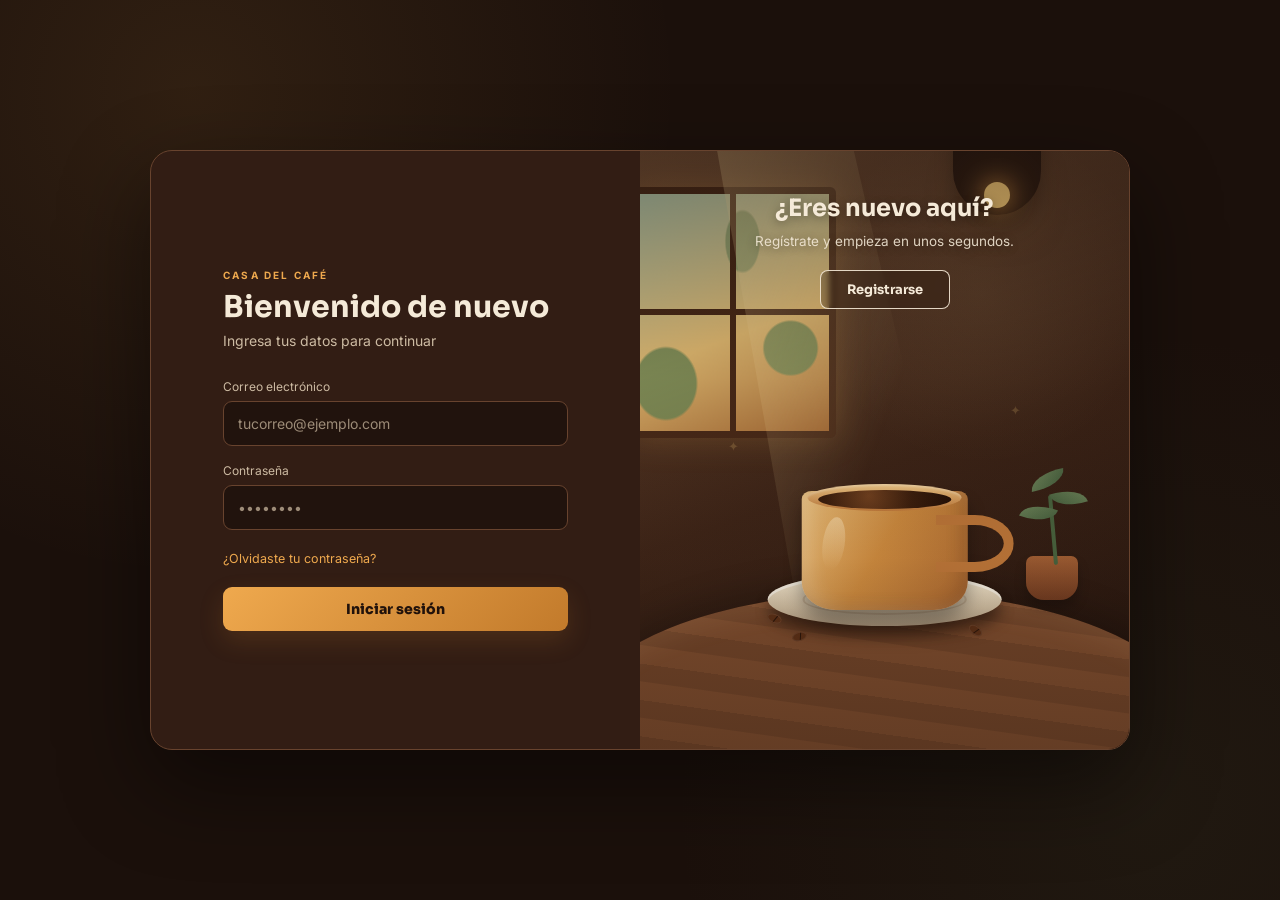
<file: Registro/Registro.html>
<!DOCTYPE html>
<html lang="es">
<head>
  <meta charset="UTF-8">
  <meta name="viewport" content="width=device-width, initial-scale=1.0">
  <title>Casa del Café — Acceso</title>
  <link rel="preconnect" href="https://fonts.googleapis.com">
  <link href="https://fonts.googleapis.com/css2?family=Sora:wght@600;700;800&family=Inter:wght@400;500;600&display=swap" rel="stylesheet">
  <link rel="stylesheet" href="Style.css">
</head>
<body>
  <main class="contenedor" id="contenedor">

    <section class="caja-formulario login" aria-label="Iniciar sesión">
      <form id="form-login">
        <p class="etiqueta">CASA DEL CAFÉ</p>
        <h1>Bienvenido de nuevo</h1>
        <p class="subtitulo">Ingresa tus datos para continuar</p>

        <label class="campo">
          <span>Correo electrónico</span>
          <input type="email" placeholder="tucorreo@ejemplo.com" required>
        </label>

        <label class="campo">
          <span>Contraseña</span>
          <input type="password" placeholder="••••••••" required>
        </label>

        <a href="#" class="olvide">¿Olvidaste tu contraseña?</a>

        <button type="submit" class="btn-principal" id="btn-submit-login">Iniciar sesión</button>

        <button type="button" class="btn-cambiar-movil" data-ir-a="registro">
          ¿No tienes cuenta? Regístrate
        </button>
      </form>
    </section>

    <section class="caja-formulario registro" aria-label="Crear cuenta">
      <form id="form-registro">
        <p class="etiqueta">CASA DEL CAFÉ</p>
        <h1>Crea tu cuenta</h1>
        <p class="subtitulo">Solo toma un minuto</p>

        <label class="campo">
          <span>Nombre</span>
          <input type="text" placeholder="Tu nombre completo" required>
        </label>

        <label class="campo">
          <span>Correo electrónico</span>
          <input type="email" placeholder="tucorreo@ejemplo.com" required>
        </label>

        <label class="campo">
          <span>Contraseña</span>
          <input type="password" placeholder="Crea una contraseña" required>
        </label>

        <button type="submit" class="btn-principal" id="btn-submit-registro">Crear cuenta</button>

        <button type="button" class="btn-cambiar-movil" data-ir-a="login">
          ¿Ya tienes cuenta? Inicia sesión
        </button>
      </form>
    </section>

    <section class="panel-deslizante" aria-label="Ilustración animada de café">
      <div class="panel-mitad panel-registro">
        <div class="cafe-escena" aria-hidden="true">
          <div class="cafe-escena__pared"></div>
          <div class="cafe-escena__ventana">
            <span class="ventana__barra ventana__barra--v"></span>
            <span class="ventana__barra ventana__barra--h"></span>
          </div>
          <div class="cafe-escena__luz"></div>
          <div class="cafe-escena__lampara"><span></span></div>
          <div class="cafe-escena__planta">
            <span class="planta__maceta"></span>
            <span class="planta__tallo"></span>
            <span class="planta__hoja h1"></span>
            <span class="planta__hoja h2"></span>
            <span class="planta__hoja h3"></span>
          </div>
          <div class="cafe-escena__mesa"></div>
          <div class="cafe-escena__sombra"></div>
          <div class="cafe-escena__platillo"></div>
          <div class="cafe-escena__taza-wrap">
            <span class="cafe-escena__vapor v1"></span>
            <span class="cafe-escena__vapor v2"></span>
            <span class="cafe-escena__vapor v3"></span>
            <div class="cafe-escena__taza">
              <span class="cafe-escena__asa"></span>
              <span class="cafe-escena__borde"></span>
              <span class="cafe-escena__cafe"></span>
              <span class="cafe-escena__brillo"></span>
            </div>
          </div>
          <span class="grano g1"></span>
          <span class="grano g2"></span>
          <span class="grano g3"></span>
          <span class="destello d1">✦</span>
          <span class="destello d2">✦</span>
          <span class="destello d3">✦</span>
        </div>

        <div class="panel-mitad__contenido">
          <h2>¿Eres nuevo aquí?</h2>
          <p>Regístrate y empieza en unos segundos.</p>
          <button type="button" class="btn-fantasma" id="btn-ir-registro">Registrarse</button>
        </div>
      </div>

      <div class="panel-mitad panel-login">
        <div class="cafe-escena" aria-hidden="true">
          <div class="cafe-escena__pared"></div>
          <div class="cafe-escena__ventana">
            <span class="ventana__barra ventana__barra--v"></span>
            <span class="ventana__barra ventana__barra--h"></span>
          </div>
          <div class="cafe-escena__luz"></div>
          <div class="cafe-escena__lampara"><span></span></div>
          <div class="cafe-escena__planta">
            <span class="planta__maceta"></span>
            <span class="planta__tallo"></span>
            <span class="planta__hoja h1"></span>
            <span class="planta__hoja h2"></span>
            <span class="planta__hoja h3"></span>
          </div>
          <div class="cafe-escena__mesa"></div>
          <div class="cafe-escena__sombra"></div>
          <div class="cafe-escena__platillo"></div>
          <div class="cafe-escena__taza-wrap">
            <span class="cafe-escena__vapor v1"></span>
            <span class="cafe-escena__vapor v2"></span>
            <span class="cafe-escena__vapor v3"></span>
            <div class="cafe-escena__taza">
              <span class="cafe-escena__asa"></span>
              <span class="cafe-escena__borde"></span>
              <span class="cafe-escena__cafe"></span>
              <span class="cafe-escena__brillo"></span>
            </div>
          </div>
          <span class="grano g1"></span>
          <span class="grano g2"></span>
          <span class="grano g3"></span>
          <span class="destello d1">✦</span>
          <span class="destello d2">✦</span>
          <span class="destello d3">✦</span>
        </div>

        <div class="panel-mitad__contenido">
          <h2>¿Ya tienes cuenta?</h2>
          <p>Inicia sesión para seguir donde lo dejaste.</p>
          <button type="button" class="btn-fantasma" id="btn-ir-login">Iniciar sesión</button>
        </div>
      </div>
    </section>

  </main>

  <script src="script.js"></script>
</body>
</html>
</file>
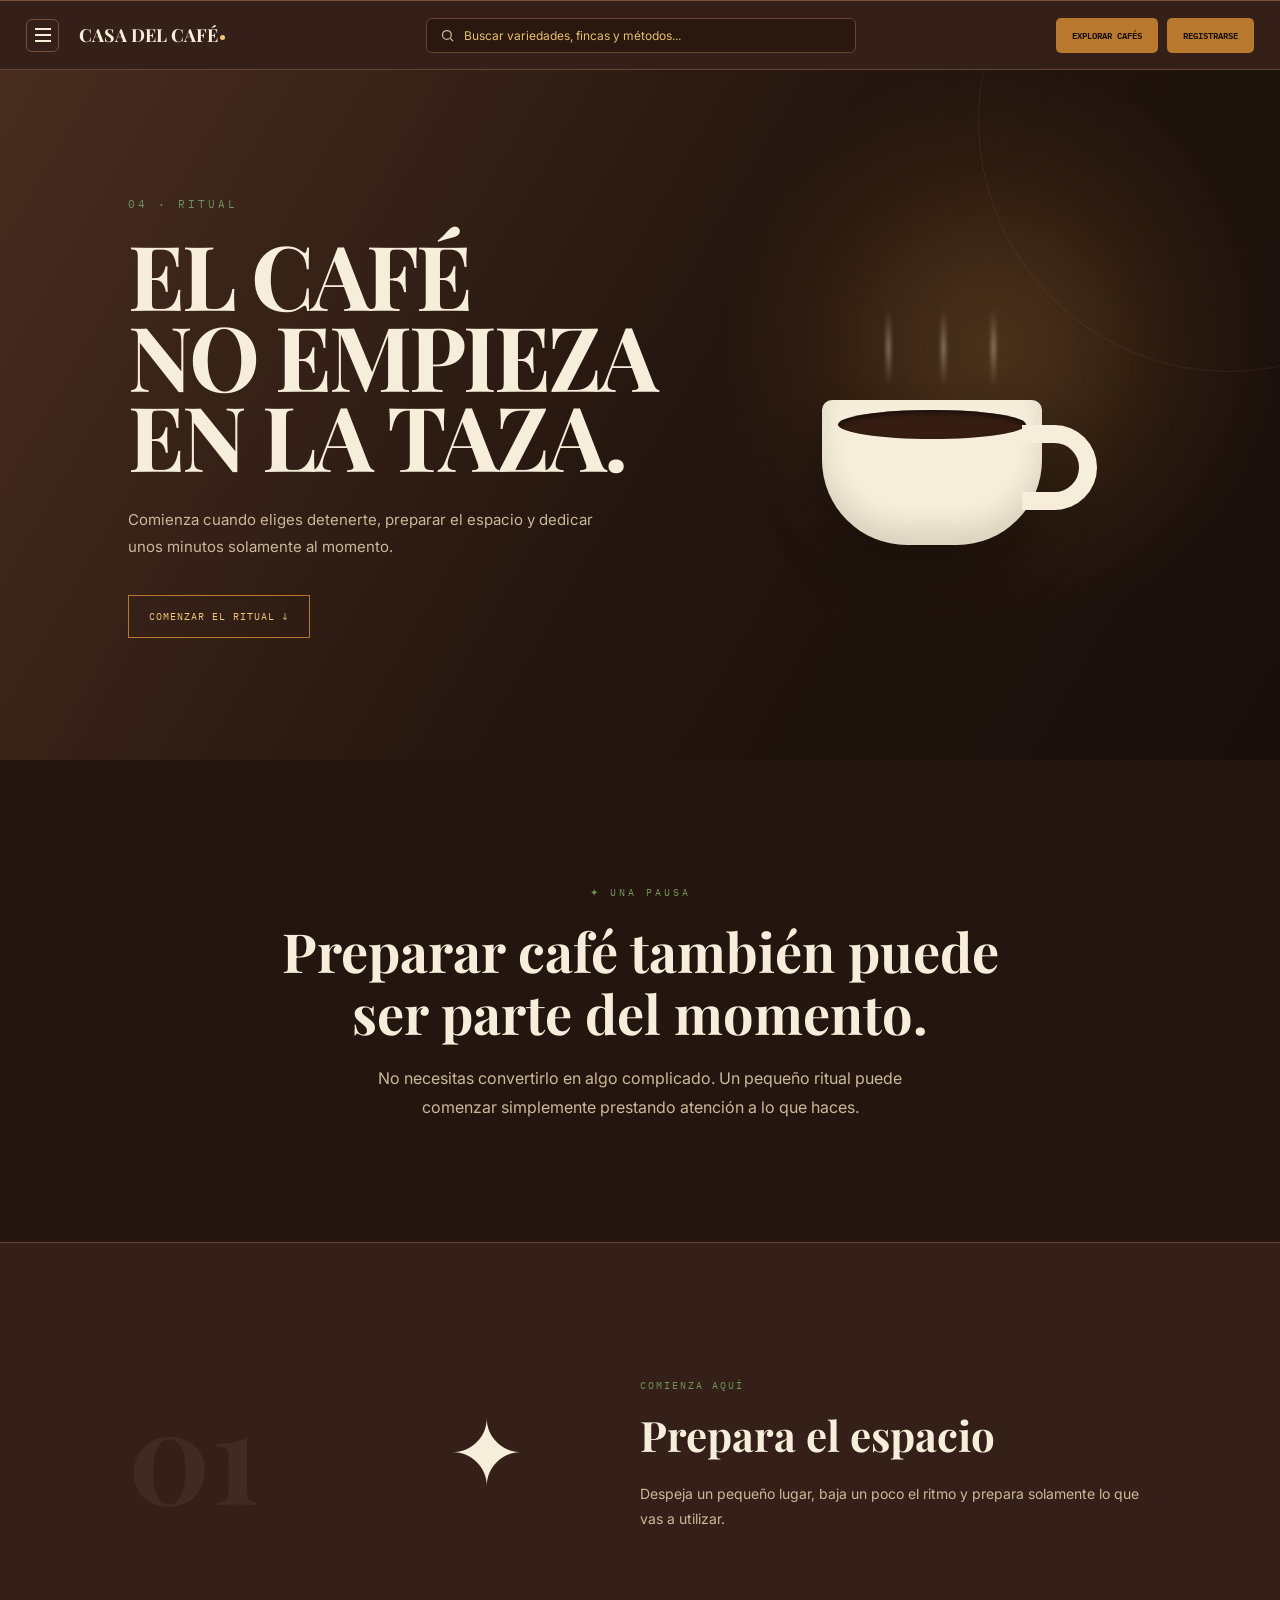
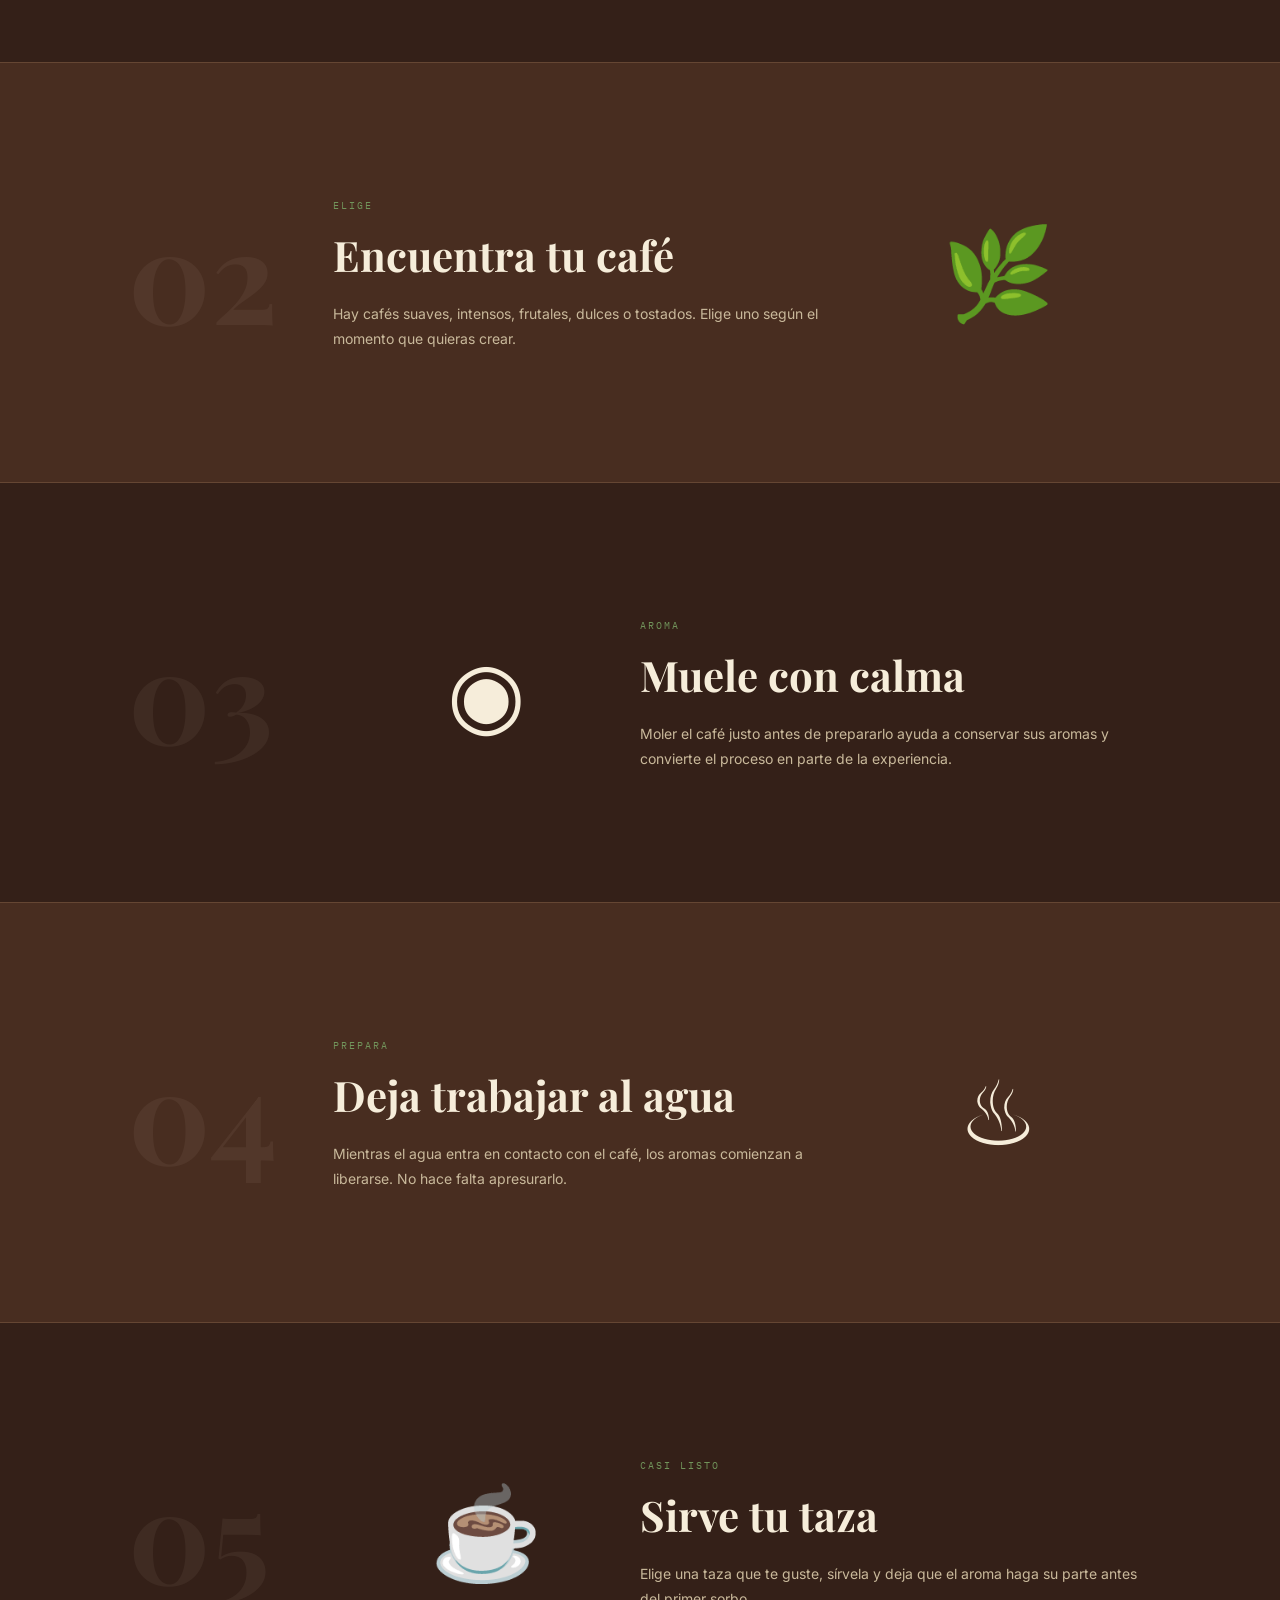
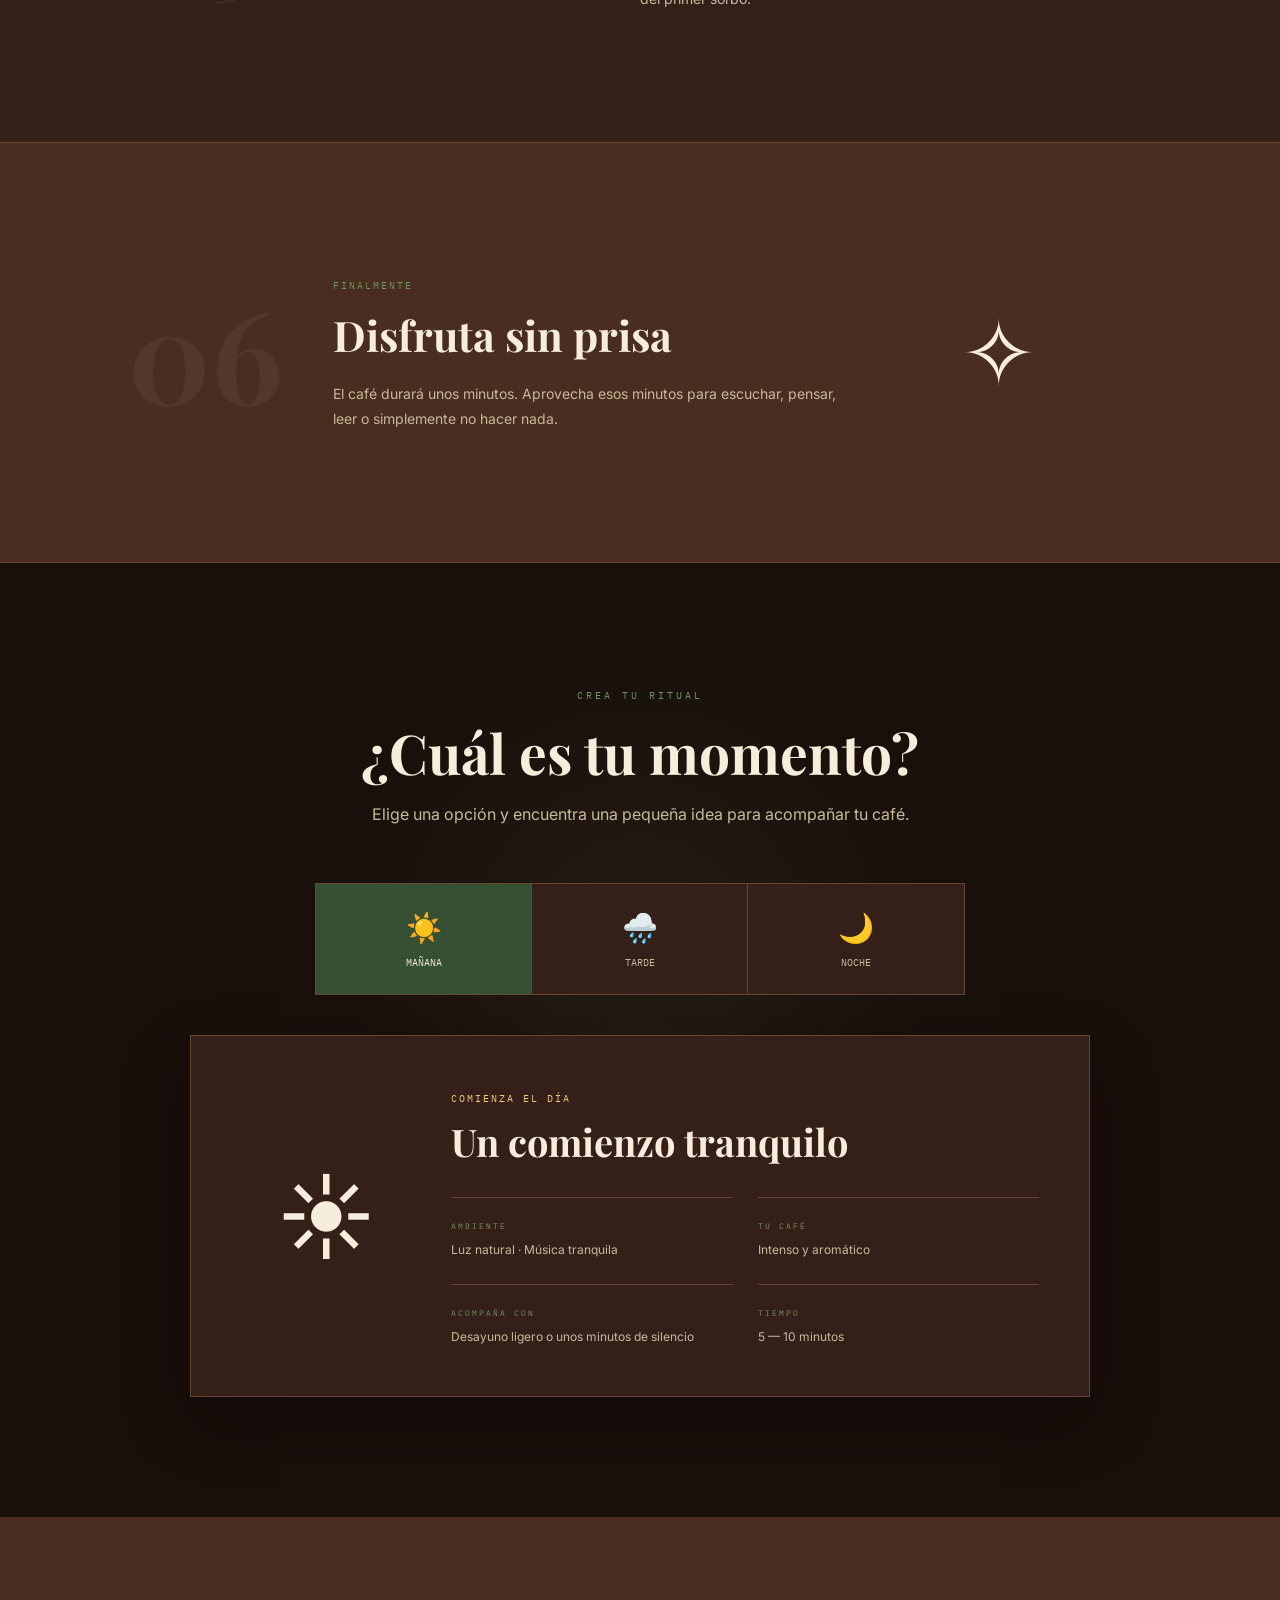
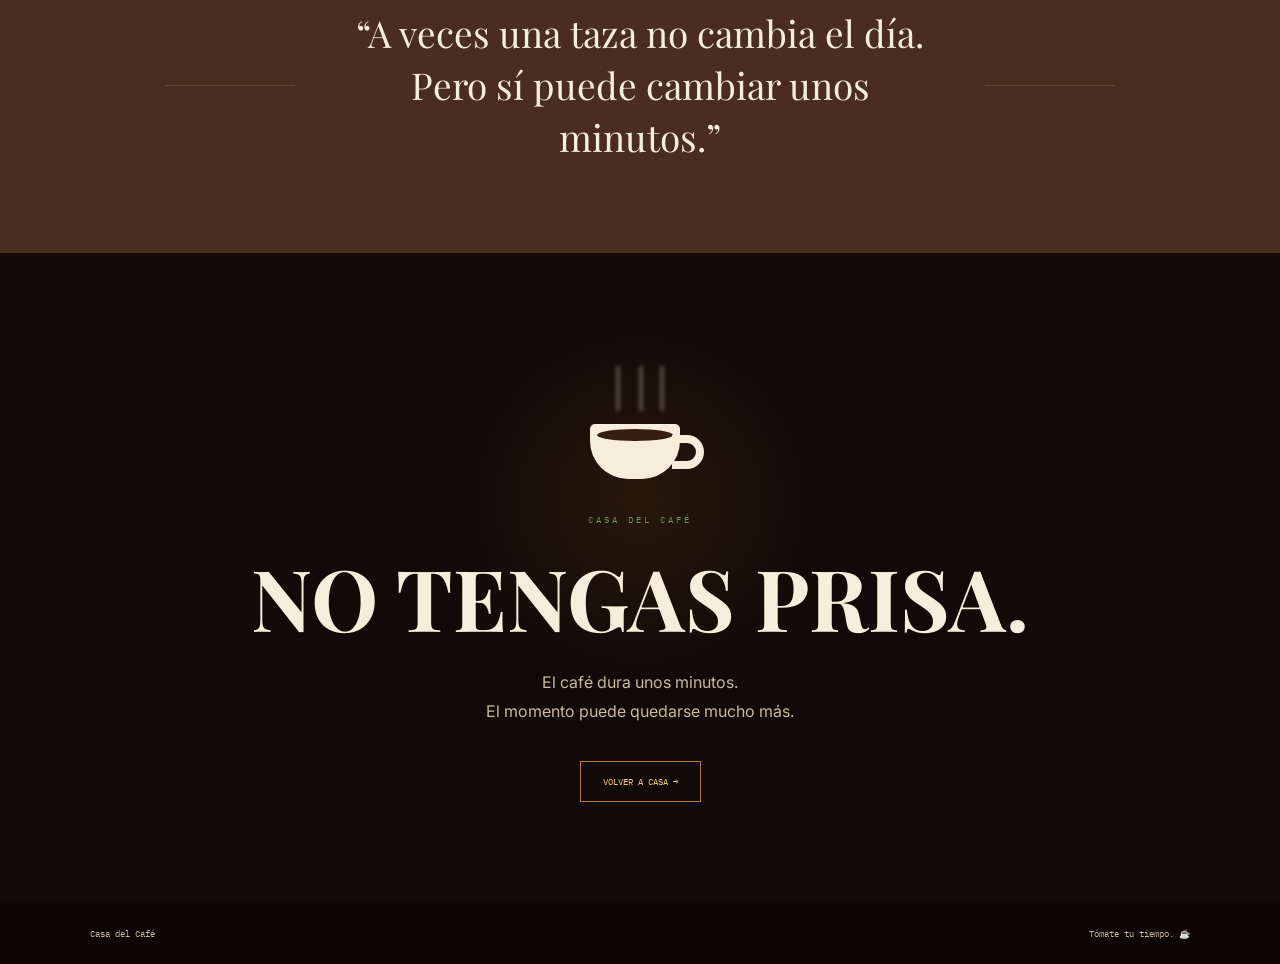
<file: Ritual/Ritual.html>
<!DOCTYPE html>
<html lang="es">

<head>
    <meta charset="UTF-8">
    <meta name="viewport" content="width=device-width, initial-scale=1.0">

    <title>Ritual | Casa del Café</title>

    <link rel="preconnect" href="https://fonts.googleapis.com">
    <link rel="preconnect" href="https://fonts.gstatic.com" crossorigin>

    <link
        href="https://fonts.googleapis.com/css2?family=Playfair+Display:wght@600;700&family=Inter:wght@400;500;600&family=IBM+Plex+Mono:wght@400;600&display=swap"
        rel="stylesheet"
    >

    <link rel="stylesheet" href="Ritual.css">
</head>

<body>


    <!-- =========================
         MENÚ LATERAL
    ========================== -->

    <nav class="sidebar" id="sidebar">

        <div class="side-item" onclick="location.href='../index.html'">

            <svg viewBox="0 0 24 24"
                fill="none"
                stroke="currentColor"
                stroke-width="2">

                <path d="M3 12l9-9 9 9M5 10v10h14V10"/>

            </svg>

            <span>Regresar</span>

        </div>


        <div class="side-divider"></div>


        <div class="side-item"
            onclick="location.href='../Descubre/Descubre.html'">

            <svg viewBox="0 0 24 24"
                fill="none"
                stroke="currentColor"
                stroke-width="2">

                <path d="M12 3l1.6 5.4L19 10l-5.4 1.6L12 17l-1.6-5.4L5 10l5.4-1.6L12 3z"/>

                <path d="M19 16l.7 2.3L22 19l-2.3.7L19 22l-.7-2.3L16 19l2.3-.7L19 16z"/>

            </svg>

            <span>Descubre</span>

        </div>


        <div class="side-item"
            onclick="location.href='../Sabores/Sabores.html'">

            <svg viewBox="0 0 24 24"
                fill="none"
                stroke="currentColor"
                stroke-width="2">

                <path d="M4 11h16v9H4z"/>
                <path d="M4 15c2 1 3-1 5 0s3 1 5 0 3-1 6 0"/>
                <path d="M7 11c0-3 2-5 5-5s5 2 5 5"/>
                <path d="M12 6V3"/>

            </svg>

            <span>Sabores</span>

        </div>


        <div class="side-item active"
            onclick="location.href='Ritual.html'">

            <svg viewBox="0 0 24 24"
                fill="none"
                stroke="currentColor"
                stroke-width="2">

                <path d="M4 9h13v6a5 5 0 0 1-5 5H9a5 5 0 0 1-5-5V9z"/>
                <path d="M17 11h2a3 3 0 0 1 0 6h-3"/>
                <path d="M8 6c-1-1 1-2 0-3"/>
                <path d="M12 6c-1-1 1-2 0-3"/>

            </svg>

            <span>Ritual</span>

        </div>


        <div class="side-item"
            onclick="location.href='../Viaje/Viaje.html'">

            <svg viewBox="0 0 24 24"
                fill="none"
                stroke="currentColor"
                stroke-width="2">

                <circle cx="12" cy="12" r="9"/>
                <path d="M15.5 8.5l-2 5-5 2 2-5 5-2z"/>
                <circle cx="12" cy="12" r="1"/>

            </svg>

            <span>Viaje</span>

        </div>


        <div class="side-item"
            onclick="location.href='../Aroma/Aroma.html'">

            <svg viewBox="0 0 24 24"
                fill="none"
                stroke="currentColor"
                stroke-width="2">

                <path d="M5 19c4-1 7-4 9-8"/>
                <path d="M6 16C3 12 5 7 11 5c2 5 0 9-5 11z"/>
                <path d="M15 6c1-1 1-2 0-3"/>
                <path d="M18 8c2-2 2-4 0-5"/>

            </svg>

            <span>Aroma</span>

        </div>


        <div class="side-item"
            onclick="location.href='../Taller/Taller.html'">

            <svg viewBox="0 0 24 24"
                fill="none"
                stroke="currentColor"
                stroke-width="2">

                <path d="M14 6a4 4 0 0 0 5 5l-8 8a2 2 0 0 1-3-3l8-8"/>
                <path d="M5 4l15 15"/>
                <path d="M4 3l3 1 1 3-2 2-3-3 1-3z"/>

            </svg>

            <span>Taller</span>

        </div>


        <div class="side-item"
            onclick="location.href='../Historia/Historias.html'">

            <svg viewBox="0 0 24 24"
                fill="none"
                stroke="currentColor"
                stroke-width="2">

                <path d="M3 5h6a3 3 0 0 1 3 3v11a3 3 0 0 0-3-3H3V5z"/>

                <path d="M21 5h-6a3 3 0 0 0-3 3v11a3 3 0 0 1 3-3h6V5z"/>

            </svg>

            <span>Historias</span>

        </div>


        <div class="side-item"
            onclick="location.href='../nosotros/Nosotros.html'">

            <svg viewBox="0 0 24 24"
                fill="none"
                stroke="currentColor"
                stroke-width="2">

                <circle cx="9" cy="8" r="3"/>
                <circle cx="17" cy="9" r="2"/>
                <path d="M3 20c0-4 2-7 6-7s6 3 6 7"/>
                <path d="M15 14c3 0 5 2 5 5"/>

            </svg>

            <span>Nosotros</span>

        </div>

    </nav>



    <!-- =========================
         HEADER
    ========================== -->

    <header class="header header-nuevo">

        <button
            class="menu-toggle"
            id="menu-toggle"
            aria-label="Abrir menú">

            <span></span>
            <span></span>
            <span></span>

        </button>

        <a href="../Index.HTML" class="marca marca-simple">
            <h1>CASA DEL CAFÉ</h1>
        </a>

        <div class="header-search">
            <svg viewBox="0 0 24 24" fill="none" stroke="currentColor" stroke-width="2">
                <circle cx="11" cy="11" r="7"></circle>
                <path d="M21 21l-4.3-4.3"></path>
            </svg>

            <input
                type="text"
                id="ritual-search"
                placeholder="Buscar variedades, fincas y métodos..."
                autocomplete="off"
            >
        </div>

        <div class="header-actions">
            <a href="../Descubre/Descubre.html" class="header-btn">
                EXPLORAR CAFÉS
            </a>

            <a href="../Registro/Registro.html" class="header-btn">
                REGISTRARSE
            </a>
        </div>

    </header>



    <!-- =========================
         PORTADA
    ========================== -->

    <section class="hero">

        <div class="hero-luz"></div>


        <div class="hero-texto">

            <span class="codigo">
                04 · RITUAL
            </span>


            <h2>

                EL CAFÉ

                <br>

                NO EMPIEZA

                <br>

                EN LA TAZA.

            </h2>


            <p>

                Comienza cuando eliges detenerte,
                preparar el espacio y dedicar unos
                minutos solamente al momento.

            </p>


            <a href="#pasos">

                COMENZAR EL RITUAL ↓

            </a>

        </div>



        <!-- TAZA DECORATIVA -->

        <div class="taza-hero">

            <div class="vapor vapor-1"></div>

            <div class="vapor vapor-2"></div>

            <div class="vapor vapor-3"></div>


            <div class="taza">

                <div class="cafe"></div>

                <div class="asa"></div>

            </div>

        </div>

    </section>



    <!-- =========================
         INTRO
    ========================== -->

    <section class="intro">

        <span>
            ✦ UNA PAUSA
        </span>

        <h2>
            Preparar café también
            puede ser parte del momento.
        </h2>

        <p>

            No necesitas convertirlo en algo complicado.
            Un pequeño ritual puede comenzar simplemente
            prestando atención a lo que haces.

        </p>

    </section>



    <!-- =========================
         PASOS
    ========================== -->

    <main class="pasos" id="pasos">


        <!-- PASO 1 -->

        <section class="paso">

            <div class="paso-numero">
                01
            </div>


            <div class="paso-icono">
                ✦
            </div>


            <div class="paso-info">

                <span>
                    COMIENZA AQUÍ
                </span>

                <h3>
                    Prepara el espacio
                </h3>

                <p>

                    Despeja un pequeño lugar,
                    baja un poco el ritmo y prepara
                    solamente lo que vas a utilizar.

                </p>

            </div>

        </section>



        <!-- PASO 2 -->

        <section class="paso invertido">

            <div class="paso-numero">
                02
            </div>


            <div class="paso-icono">
                🌿
            </div>


            <div class="paso-info">

                <span>
                    ELIGE
                </span>

                <h3>
                    Encuentra tu café
                </h3>

                <p>

                    Hay cafés suaves, intensos,
                    frutales, dulces o tostados.
                    Elige uno según el momento
                    que quieras crear.

                </p>

            </div>

        </section>



        <!-- PASO 3 -->

        <section class="paso">

            <div class="paso-numero">
                03
            </div>


            <div class="paso-icono">
                ◉
            </div>


            <div class="paso-info">

                <span>
                    AROMA
                </span>

                <h3>
                    Muele con calma
                </h3>

                <p>

                    Moler el café justo antes
                    de prepararlo ayuda a conservar
                    sus aromas y convierte el proceso
                    en parte de la experiencia.

                </p>

            </div>

        </section>



        <!-- PASO 4 -->

        <section class="paso invertido">

            <div class="paso-numero">
                04
            </div>


            <div class="paso-icono">
                ♨
            </div>


            <div class="paso-info">

                <span>
                    PREPARA
                </span>

                <h3>
                    Deja trabajar al agua
                </h3>

                <p>

                    Mientras el agua entra en contacto
                    con el café, los aromas comienzan
                    a liberarse. No hace falta apresurarlo.

                </p>

            </div>

        </section>



        <!-- PASO 5 -->

        <section class="paso">

            <div class="paso-numero">
                05
            </div>


            <div class="paso-icono">
                ☕
            </div>


            <div class="paso-info">

                <span>
                    CASI LISTO
                </span>

                <h3>
                    Sirve tu taza
                </h3>

                <p>

                    Elige una taza que te guste,
                    sírvela y deja que el aroma
                    haga su parte antes del primer sorbo.

                </p>

            </div>

        </section>



        <!-- PASO 6 -->

        <section class="paso invertido">

            <div class="paso-numero">
                06
            </div>


            <div class="paso-icono">
                ✧
            </div>


            <div class="paso-info">

                <span>
                    FINALMENTE
                </span>

                <h3>
                    Disfruta sin prisa
                </h3>

                <p>

                    El café durará unos minutos.
                    Aprovecha esos minutos para escuchar,
                    pensar, leer o simplemente no hacer nada.

                </p>

            </div>

        </section>

    </main>



    <!-- =========================
         CREA TU RITUAL
    ========================== -->

    <section class="tu-ritual">

        <div class="titulo-seccion">

            <span>
                CREA TU RITUAL
            </span>

            <h2>
                ¿Cuál es tu momento?
            </h2>

            <p>

                Elige una opción y encuentra
                una pequeña idea para acompañar tu café.

            </p>

        </div>



        <div class="momentos">


            <button
                class="momento activo"
                data-momento="manana">

                <span>☀️</span>

                MAÑANA

            </button>


            <button
                class="momento"
                data-momento="tarde">

                <span>🌧️</span>

                TARDE

            </button>


            <button
                class="momento"
                data-momento="noche">

                <span>🌙</span>

                NOCHE

            </button>


        </div>



        <!-- TARJETA QUE CAMBIA CON JS -->

        <div class="ritual-card" id="ritual-card">


            <div class="ritual-icono" id="ritual-icono">

                ☀️

            </div>


            <div class="ritual-contenido">


                <span id="ritual-subtitulo">

                    COMIENZA EL DÍA

                </span>


                <h3 id="ritual-titulo">

                    Un comienzo tranquilo

                </h3>



                <div class="ritual-grid">


                    <div>

                        <small>
                            AMBIENTE
                        </small>

                        <p id="ritual-ambiente">

                            Luz natural · Música tranquila

                        </p>

                    </div>



                    <div>

                        <small>
                            TU CAFÉ
                        </small>

                        <p id="ritual-cafe">

                            Intenso y aromático

                        </p>

                    </div>



                    <div>

                        <small>
                            ACOMPAÑA CON
                        </small>

                        <p id="ritual-acompanar">

                            Desayuno ligero o unos minutos de silencio

                        </p>

                    </div>



                    <div>

                        <small>
                            TIEMPO
                        </small>

                        <p id="ritual-tiempo">

                            5 — 10 minutos

                        </p>

                    </div>


                </div>

            </div>

        </div>

    </section>



    <!-- =========================
         FRASE
    ========================== -->

    <section class="pausa">

        <div class="linea"></div>

        <p>
            “A veces una taza no cambia el día.
            Pero sí puede cambiar unos minutos.”
        </p>

        <div class="linea"></div>

    </section>



    <!-- =========================
         FINAL
    ========================== -->

    <section class="final">


        <div class="taza-final">


            <div class="vapor-final vapor-final-1"></div>

            <div class="vapor-final vapor-final-2"></div>

            <div class="vapor-final vapor-final-3"></div>


            <div class="taza-mini">

                <div class="cafe-mini"></div>

                <div class="asa-mini"></div>

            </div>


        </div>



        <span>
            CASA DEL CAFÉ
        </span>


        <h2>

            NO TENGAS PRISA.

        </h2>


        <p>

            El café dura unos minutos.

            <br>

            El momento puede quedarse mucho más.

        </p>


        <a href="../Index.HTML">

            VOLVER A CASA →

        </a>

    </section>



    <!-- =========================
         FOOTER
    ========================== -->

    <footer>

        <span>
            Casa del Café
        </span>

        <span>
            Tómate tu tiempo. ☕
        </span>

    </footer>



    <script src="Ritual.js"></script>

</body>

</html>
</file>
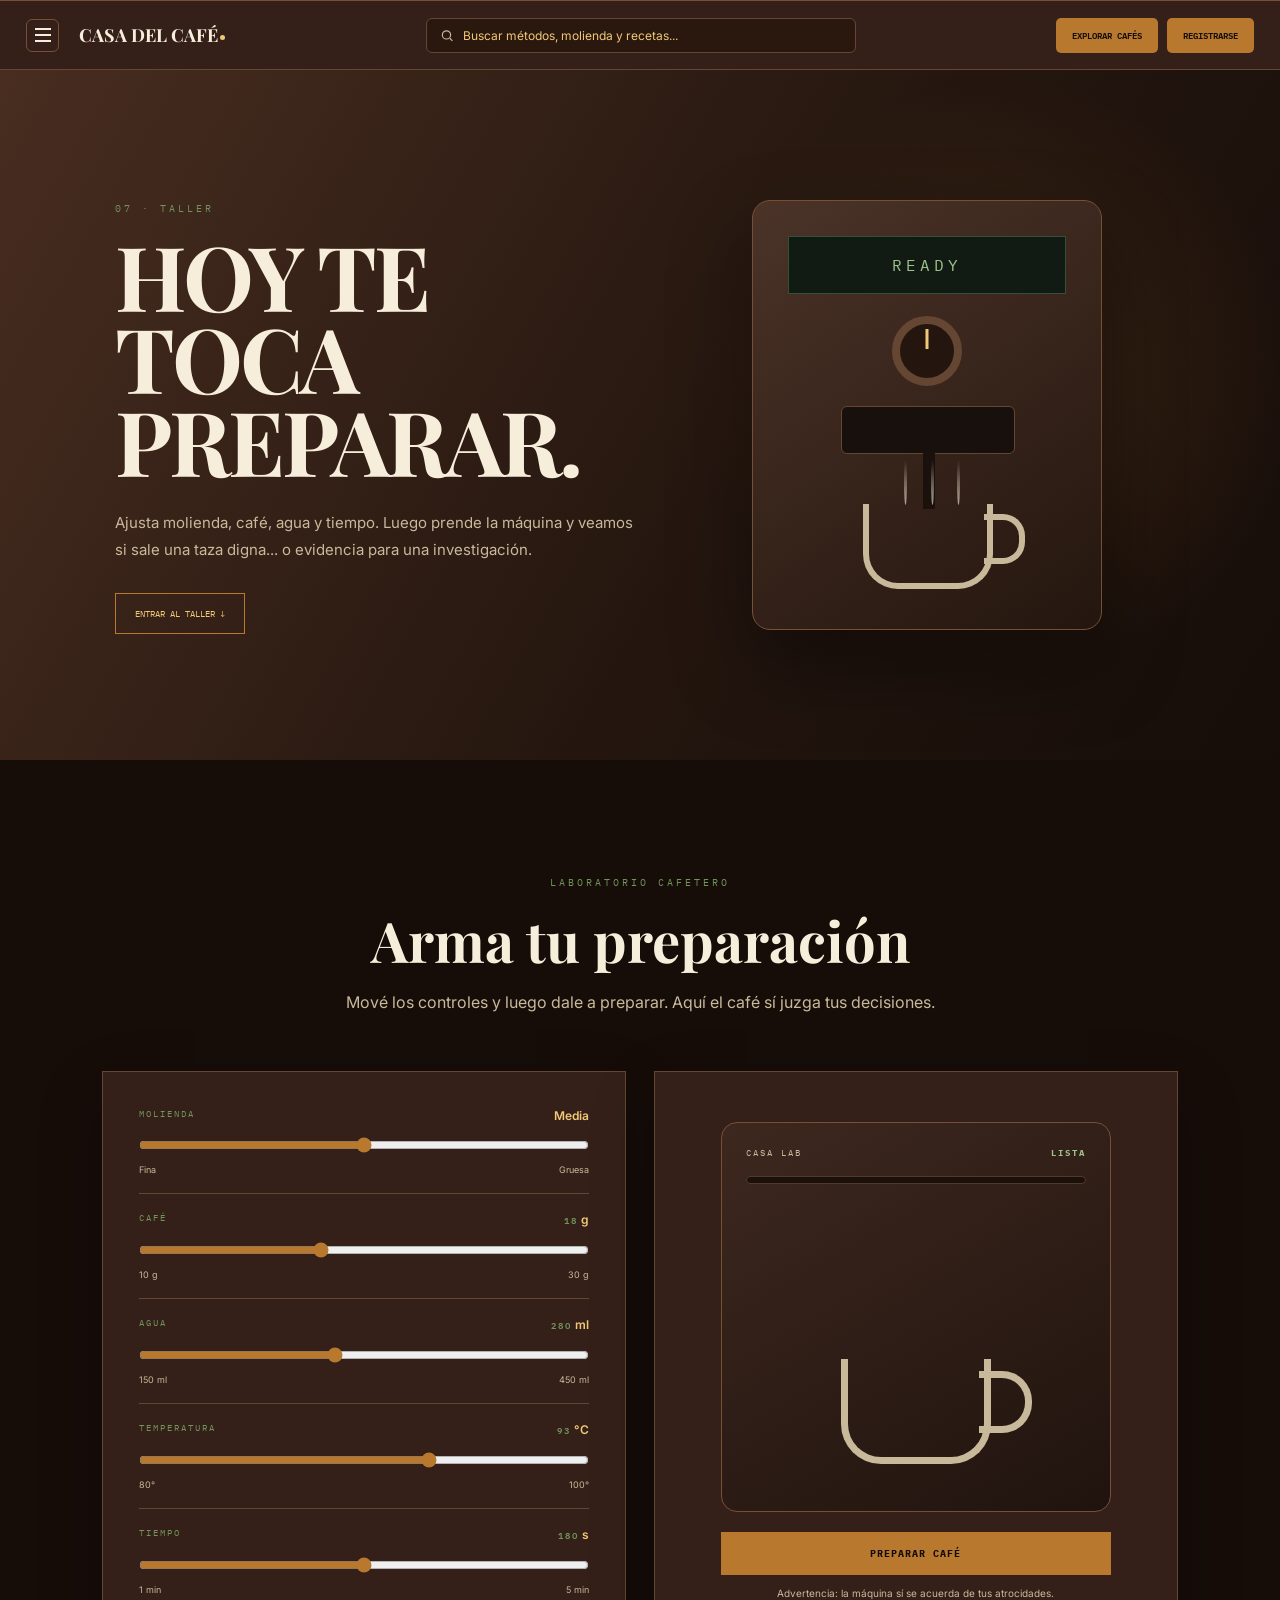
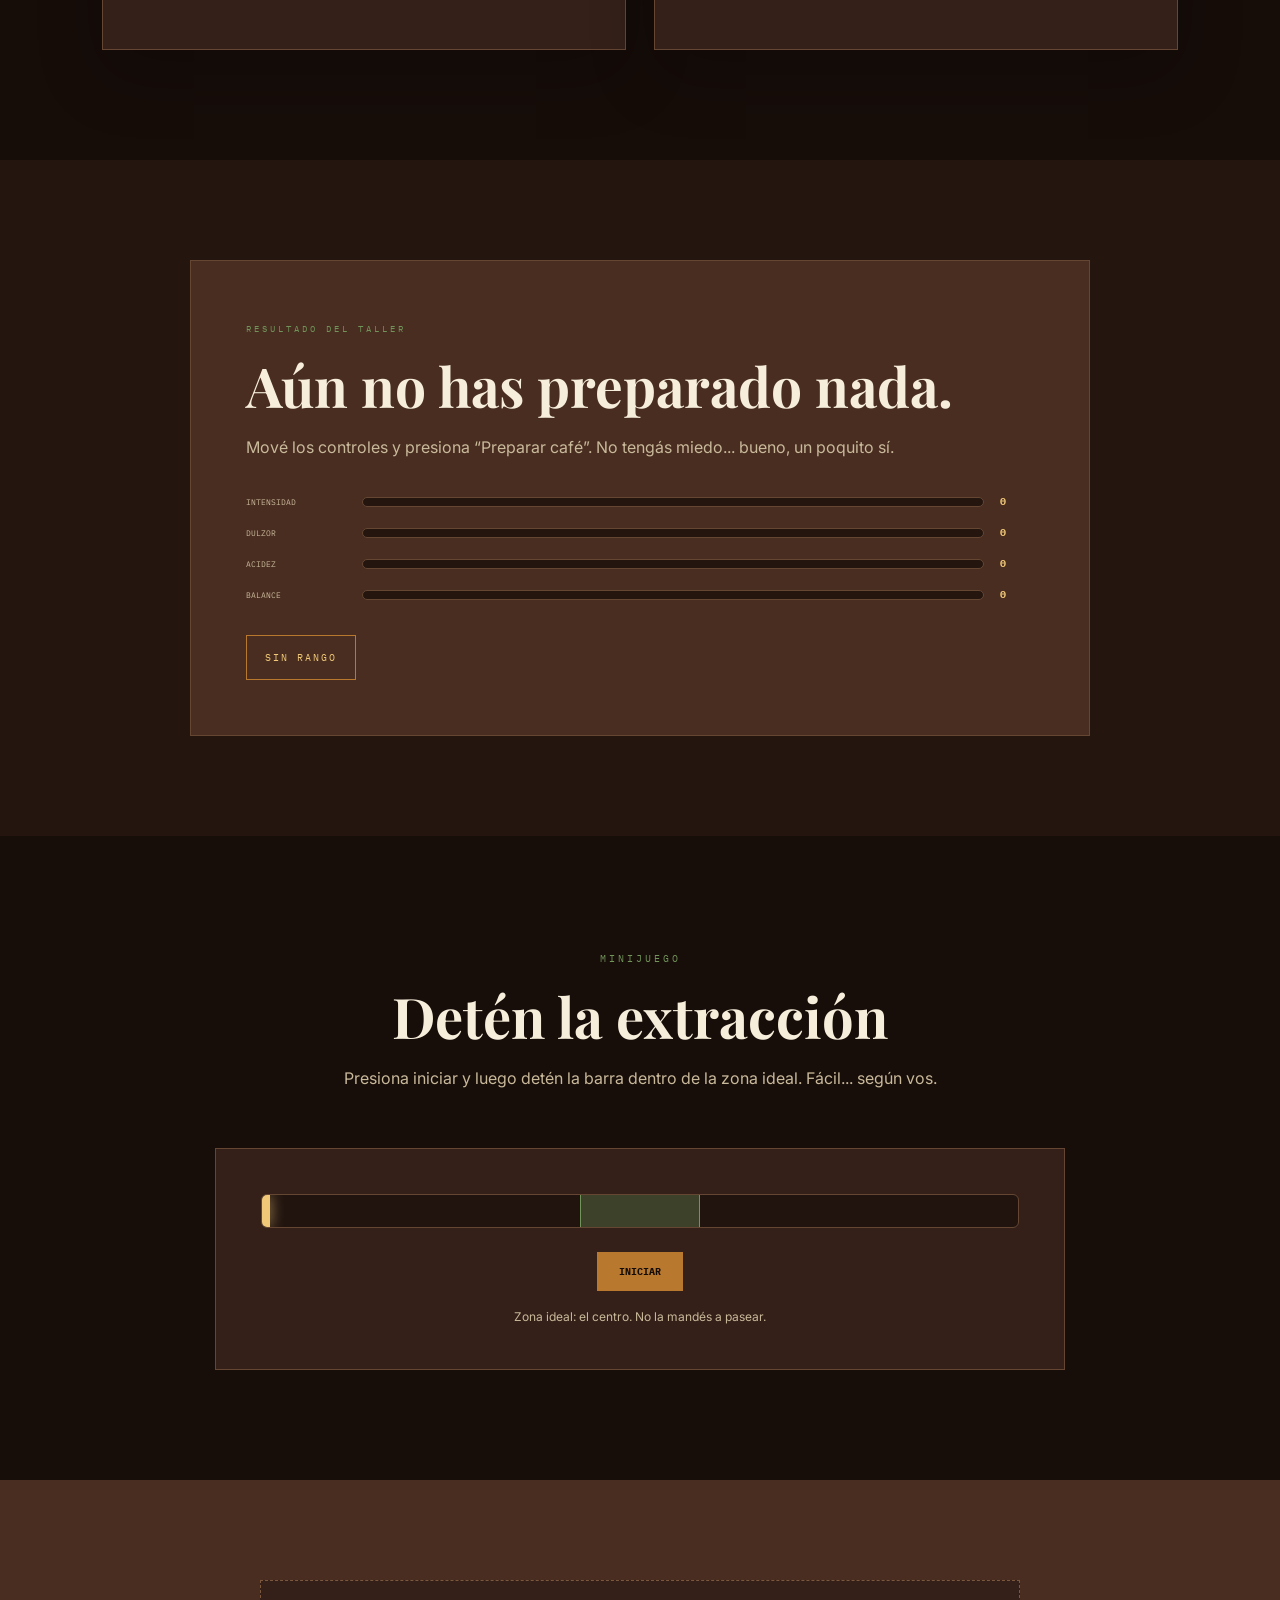
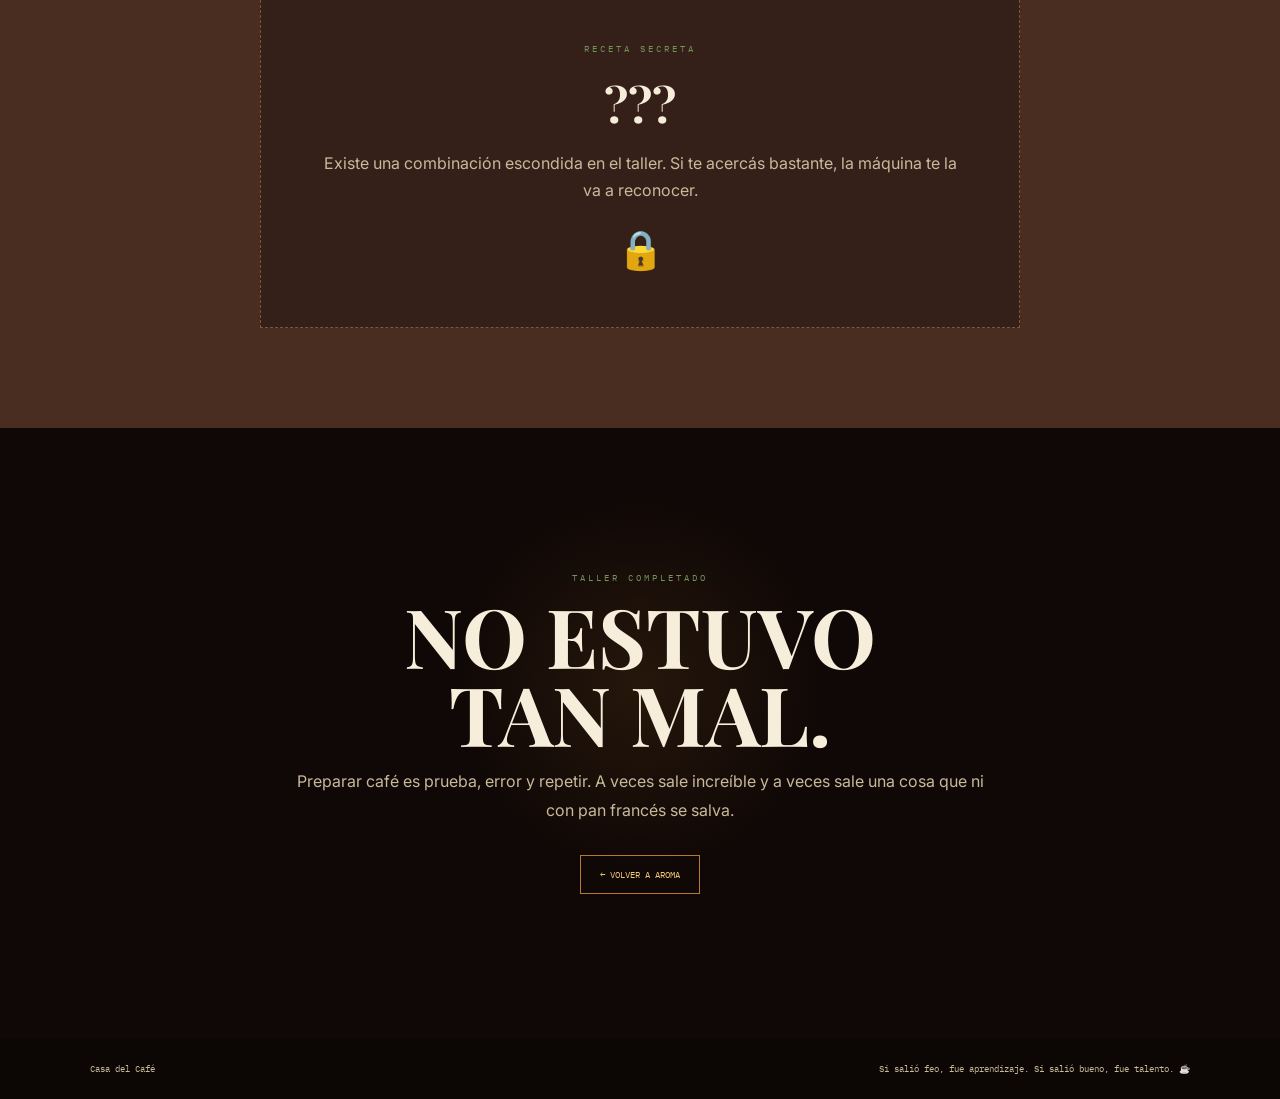
<file: Taller/Taller.html>
<!DOCTYPE html>
<html lang="es">
<head>
    <meta charset="UTF-8">
    <meta name="viewport" content="width=device-width, initial-scale=1.0">
    <title>Taller | Casa del Café</title>

    <link rel="preconnect" href="https://fonts.googleapis.com">
    <link rel="preconnect" href="https://fonts.gstatic.com" crossorigin>
    <link href="https://fonts.googleapis.com/css2?family=Playfair+Display:wght@600;700&family=Inter:wght@400;500;600&family=IBM+Plex+Mono:wght@400;600&display=swap" rel="stylesheet">

    <link rel="stylesheet" href="Taller.css">
</head>
<body>

    <!-- SIDEBAR -->
    <nav class="sidebar" id="sidebar">
        <div class="side-item" onclick="location.href='../index.html'">
            <svg viewBox="0 0 24 24" fill="none" stroke="currentColor" stroke-width="2">
                <path d="M3 12l9-9 9 9M5 10v10h14V10"/>
            </svg>
            <span>Regresar</span>
        </div>

        <div class="side-divider"></div>

        <div class="side-item" onclick="location.href='../Descubre/Descubre.html'">
            <svg viewBox="0 0 24 24" fill="none" stroke="currentColor" stroke-width="2">
                <path d="M12 3l1.6 5.4L19 10l-5.4 1.6L12 17l-1.6-5.4L5 10l5.4-1.6L12 3z"/>
            </svg>
            <span>Descubre</span>
        </div>

        <div class="side-item" onclick="location.href='../Sabores/Sabores.html'">
            <svg viewBox="0 0 24 24" fill="none" stroke="currentColor" stroke-width="2">
                <path d="M4 11h16v9H4z"/>
                <path d="M4 15c2 1 3-1 5 0s3 1 5 0 3-1 6 0"/>
                <path d="M7 11c0-3 2-5 5-5s5 2 5 5"/>
            </svg>
            <span>Sabores</span>
        </div>

        <div class="side-item" onclick="location.href='../Ritual/Ritual.html'">
            <svg viewBox="0 0 24 24" fill="none" stroke="currentColor" stroke-width="2">
                <path d="M4 9h13v6a5 5 0 0 1-5 5H9a5 5 0 0 1-5-5V9z"/>
                <path d="M17 11h2a3 3 0 0 1 0 6h-3"/>
            </svg>
            <span>Ritual</span>
        </div>

        <div class="side-item" onclick="location.href='../Viaje/Viaje.html'">
            <svg viewBox="0 0 24 24" fill="none" stroke="currentColor" stroke-width="2">
                <circle cx="12" cy="12" r="9"/>
                <path d="M15.5 8.5l-2 5-5 2 2-5 5-2z"/>
                <circle cx="12" cy="12" r="1"/>
            </svg>
            <span>Viaje</span>
        </div>

        <div class="side-item" onclick="location.href='../Aroma/Aroma.html'">
            <svg viewBox="0 0 24 24" fill="none" stroke="currentColor" stroke-width="2">
                <path d="M6 17c3-1 5-3 7-6"/>
                <path d="M7 15C4 11 6 6 12 4c2 5 0 9-5 11z"/>
            </svg>
            <span>Aroma</span>
        </div>

        <div class="side-item active" onclick="location.href='Taller.html'">
            <svg viewBox="0 0 24 24" fill="none" stroke="currentColor" stroke-width="2">
                <path d="M14 6a4 4 0 0 0 5 5l-8 8a2 2 0 0 1-3-3l8-8"/>
                <path d="M5 4l15 15"/>
            </svg>
            <span>Taller</span>
        </div>

        <div class="side-item" onclick="location.href='../Historia/Historias.html'">
            <svg viewBox="0 0 24 24" fill="none" stroke="currentColor" stroke-width="2">
                <path d="M3 5h6a3 3 0 0 1 3 3v11a3 3 0 0 0-3-3H3V5z"/>
                <path d="M21 5h-6a3 3 0 0 0-3 3v11a3 3 0 0 1 3-3h6V5z"/>
            </svg>
            <span>Historias</span>
        </div>

        <div class="side-item" onclick="location.href='../Nosotros/Nosotros.html'">
            <svg viewBox="0 0 24 24" fill="none" stroke="currentColor" stroke-width="2">
                <circle cx="9" cy="8" r="3"/>
                <circle cx="17" cy="9" r="2"/>
                <path d="M3 20c0-4 2-7 6-7s6 3 6 7"/>
            </svg>
            <span>Nosotros</span>
        </div>
    </nav>

    <!-- HEADER -->
    <header class="header">
        <button class="menu-toggle" id="menu-toggle" aria-label="Abrir menú">
            <span></span><span></span><span></span>
        </button>

        <a href="../Index.HTML" class="marca"><h1>CASA DEL CAFÉ</h1></a>

        <div class="header-search">
            <svg viewBox="0 0 24 24" fill="none" stroke="currentColor" stroke-width="2">
                <circle cx="11" cy="11" r="7"/>
                <path d="M21 21l-4.3-4.3"/>
            </svg>
            <input id="taller-search" type="text" placeholder="Buscar métodos, molienda y recetas..." autocomplete="off">
        </div>

        <div class="header-actions">
            <a href="../Descubre/Descubre.html" class="header-btn">EXPLORAR CAFÉS</a>
            <a href="../Registro/Registro.html" class="header-btn">REGISTRARSE</a>
        </div>
    </header>

    <!-- HERO -->
    <section class="hero">
        <div class="hero-copy">
            <span class="eyebrow">07 · TALLER</span>
            <h2>HOY TE TOCA<br>PREPARAR.</h2>
            <p>
                Ajusta molienda, café, agua y tiempo. Luego prende la máquina y veamos
                si sale una taza digna... o evidencia para una investigación.
            </p>

            <a href="#laboratorio" class="hero-link">ENTRAR AL TALLER ↓</a>
        </div>

        <div class="machine-hero">
            <div class="machine-body">
                <div class="machine-screen">READY</div>
                <div class="machine-knob"></div>
                <div class="machine-head"></div>
                <div class="machine-spout"></div>
                <div class="hero-cup">
                    <div class="hero-steam s1"></div>
                    <div class="hero-steam s2"></div>
                    <div class="hero-steam s3"></div>
                </div>
            </div>
        </div>
    </section>

    <!-- LABORATORIO -->
    <section class="lab-section" id="laboratorio">
        <div class="section-title">
            <span>LABORATORIO CAFETERO</span>
            <h2>Arma tu preparación</h2>
            <p>Mové los controles y luego dale a preparar. Aquí el café sí juzga tus decisiones.</p>
        </div>

        <div class="lab-grid">

            <div class="controls-panel">
                <div class="control">
                    <div class="control-head">
                        <span>MOLIENDA</span>
                        <strong id="molienda-value">Media</strong>
                    </div>
                    <input id="molienda" type="range" min="1" max="5" value="3">
                    <div class="range-labels"><span>Fina</span><span>Gruesa</span></div>
                </div>

                <div class="control">
                    <div class="control-head">
                        <span>CAFÉ</span>
                        <strong><span id="cafe-value">18</span> g</strong>
                    </div>
                    <input id="cafe" type="range" min="10" max="30" value="18">
                    <div class="range-labels"><span>10 g</span><span>30 g</span></div>
                </div>

                <div class="control">
                    <div class="control-head">
                        <span>AGUA</span>
                        <strong><span id="agua-value">280</span> ml</strong>
                    </div>
                    <input id="agua" type="range" min="150" max="450" step="10" value="280">
                    <div class="range-labels"><span>150 ml</span><span>450 ml</span></div>
                </div>

                <div class="control">
                    <div class="control-head">
                        <span>TEMPERATURA</span>
                        <strong><span id="temp-value">93</span> °C</strong>
                    </div>
                    <input id="temperatura" type="range" min="80" max="100" value="93">
                    <div class="range-labels"><span>80°</span><span>100°</span></div>
                </div>

                <div class="control">
                    <div class="control-head">
                        <span>TIEMPO</span>
                        <strong><span id="tiempo-value">180</span> s</strong>
                    </div>
                    <input id="tiempo" type="range" min="60" max="300" step="10" value="180">
                    <div class="range-labels"><span>1 min</span><span>5 min</span></div>
                </div>
            </div>

            <div class="brew-panel">
                <div class="brew-machine" id="brew-machine">
                    <div class="brew-top">
                        <span>CASA LAB</span>
                        <strong id="machine-status">LISTA</strong>
                    </div>

                    <div class="gauge">
                        <div class="gauge-fill" id="gauge-fill"></div>
                    </div>

                    <div class="coffee-drop-zone">
                        <div class="drop" id="drop1"></div>
                        <div class="drop" id="drop2"></div>
                        <div class="drop" id="drop3"></div>

                        <div class="cup" id="cup">
                            <div class="coffee-liquid" id="coffee-liquid"></div>
                            <div class="steam st1"></div>
                            <div class="steam st2"></div>
                            <div class="steam st3"></div>
                        </div>
                    </div>
                </div>

                <button class="brew-button" id="brew-button">
                    PREPARAR CAFÉ
                </button>

                <p class="brew-hint">Advertencia: la máquina sí se acuerda de tus atrocidades.</p>
            </div>
        </div>
    </section>

    <!-- RESULTADO -->
    <section class="result-section" id="resultado">
        <div class="result-card" id="result-card">
            <span class="result-label">RESULTADO DEL TALLER</span>
            <h2 id="result-title">Aún no has preparado nada.</h2>
            <p id="result-comment">
                Mové los controles y presiona “Preparar café”. No tengás miedo... bueno, un poquito sí.
            </p>

            <div class="meters">
                <div class="meter-row">
                    <span>INTENSIDAD</span>
                    <div class="meter"><i id="meter-intensity"></i></div>
                    <b id="score-intensity">0</b>
                </div>
                <div class="meter-row">
                    <span>DULZOR</span>
                    <div class="meter"><i id="meter-sweetness"></i></div>
                    <b id="score-sweetness">0</b>
                </div>
                <div class="meter-row">
                    <span>ACIDEZ</span>
                    <div class="meter"><i id="meter-acidity"></i></div>
                    <b id="score-acidity">0</b>
                </div>
                <div class="meter-row">
                    <span>BALANCE</span>
                    <div class="meter"><i id="meter-balance"></i></div>
                    <b id="score-balance">0</b>
                </div>
            </div>

            <div class="rank" id="rank">SIN RANGO</div>
        </div>
    </section>

    <!-- RETO DE TIEMPO -->
    <section class="timing-section">
        <div class="section-title">
            <span>MINIJUEGO</span>
            <h2>Detén la extracción</h2>
            <p>Presiona iniciar y luego detén la barra dentro de la zona ideal. Fácil... según vos.</p>
        </div>

        <div class="timing-game">
            <div class="timing-bar">
                <div class="sweet-zone"></div>
                <div class="timing-marker" id="timing-marker"></div>
            </div>

            <button id="timing-button">INICIAR</button>
            <p id="timing-message">Zona ideal: el centro. No la mandés a pasear.</p>
        </div>
    </section>

    <!-- RECETA SECRETA -->
    <section class="secret-section">
        <div class="secret-card">
            <span>RECETA SECRETA</span>
            <h2 id="secret-title">???</h2>
            <p id="secret-text">
                Existe una combinación escondida en el taller. Si te acercás bastante,
                la máquina te la va a reconocer.
            </p>
            <div class="secret-lock" id="secret-lock">🔒</div>
        </div>
    </section>

    <!-- FINAL -->
    <section class="final">
        <span>TALLER COMPLETADO</span>
        <h2>NO ESTUVO<br>TAN MAL.</h2>
        <p>
            Preparar café es prueba, error y repetir. A veces sale increíble y a veces
            sale una cosa que ni con pan francés se salva.
        </p>
        <a href="../Aroma/Aroma.html">← VOLVER A AROMA</a>
    </section>

    <footer>
        <span>Casa del Café</span>
        <span>Si salió feo, fue aprendizaje. Si salió bueno, fue talento. ☕</span>
    </footer>

    <script src="Taller.js"></script>
</body>
</html>
</file>
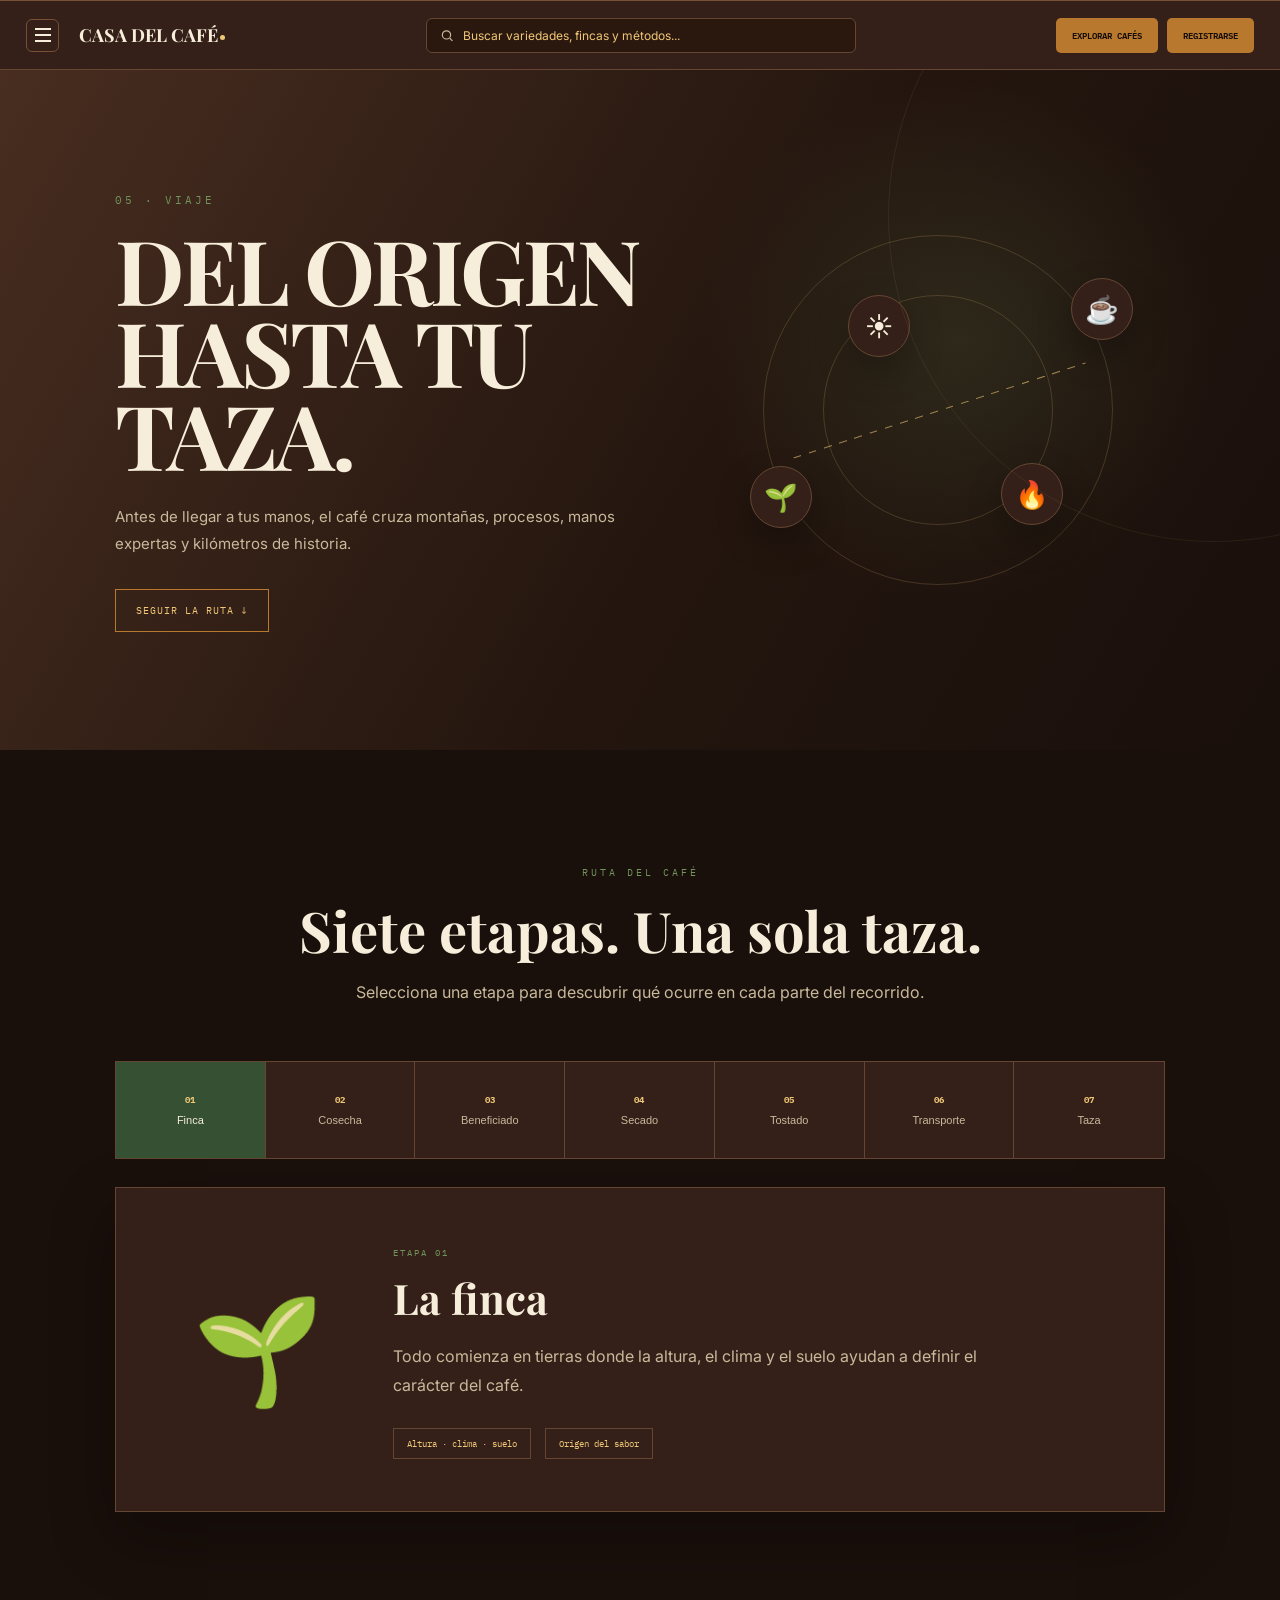
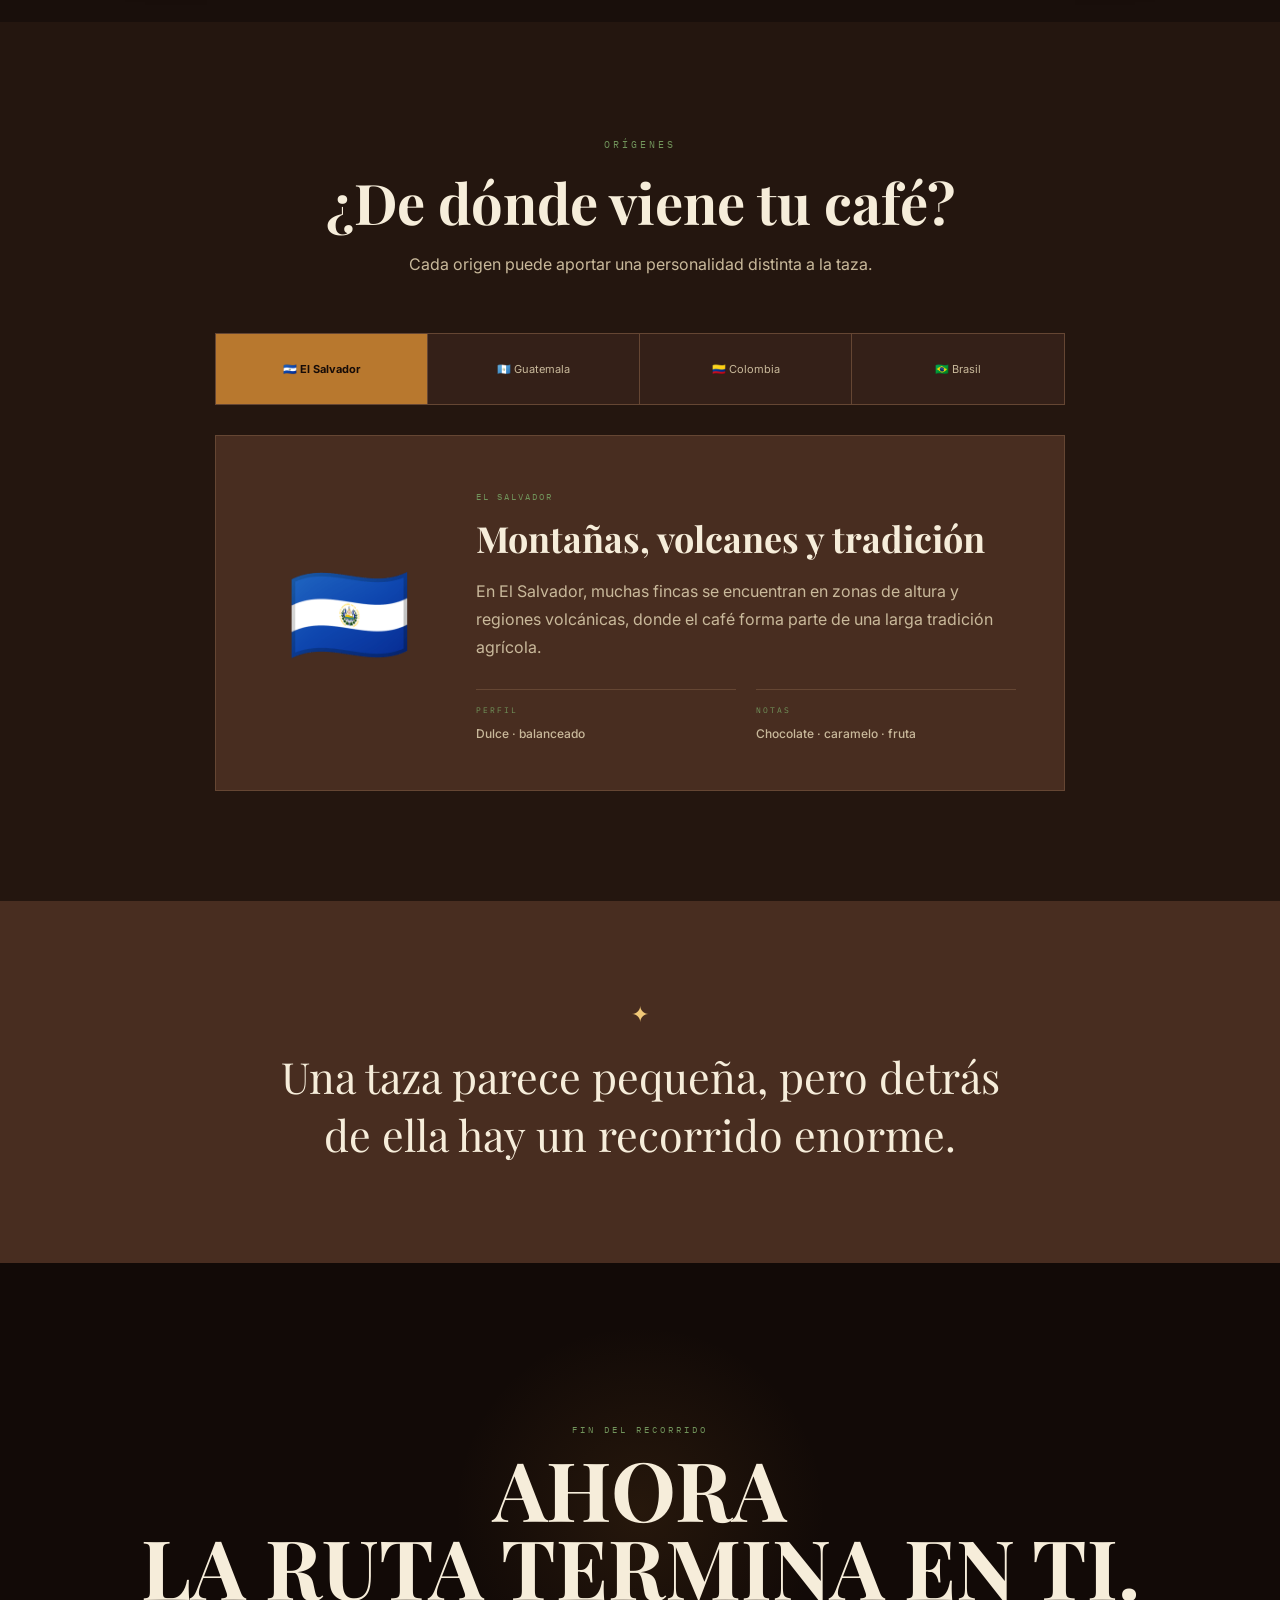
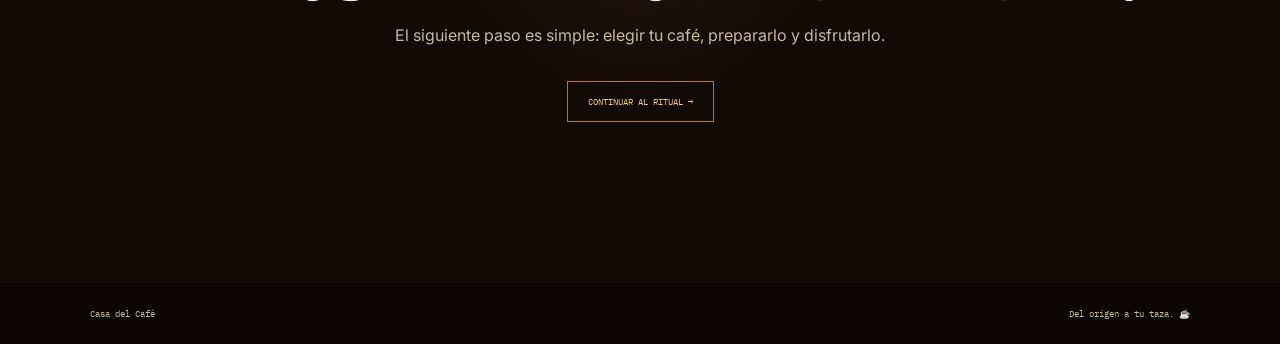
<file: Viaje/Viaje.html>
<!DOCTYPE html>
<html lang="es">
<head>
    <meta charset="UTF-8">
    <meta name="viewport" content="width=device-width, initial-scale=1.0">
    <title>Viaje | Casa del Café</title>

    <link rel="preconnect" href="https://fonts.googleapis.com">
    <link rel="preconnect" href="https://fonts.gstatic.com" crossorigin>
    <link href="https://fonts.googleapis.com/css2?family=Playfair+Display:wght@600;700&family=Inter:wght@400;500;600&family=IBM+Plex+Mono:wght@400;600&display=swap" rel="stylesheet">

    <link rel="stylesheet" href="Viaje.css">
</head>
<body>

    <!-- SIDEBAR -->
    <nav class="sidebar" id="sidebar">

        <div class="side-item" onclick="location.href='../index.html'">
            <svg viewBox="0 0 24 24" fill="none" stroke="currentColor" stroke-width="2">
                <path d="M3 12l9-9 9 9M5 10v10h14V10"/>
            </svg>
            <span>Regresar</span>
        </div>

        <div class="side-divider"></div>

        <div class="side-item" onclick="location.href='../Descubre/Descubre.html'">
            <svg viewBox="0 0 24 24" fill="none" stroke="currentColor" stroke-width="2">
                <path d="M12 3l1.6 5.4L19 10l-5.4 1.6L12 17l-1.6-5.4L5 10l5.4-1.6L12 3z"/>
            </svg>
            <span>Descubre</span>
        </div>

        <div class="side-item" onclick="location.href='../Sabores/Sabores.html'">
            <svg viewBox="0 0 24 24" fill="none" stroke="currentColor" stroke-width="2">
                <path d="M4 11h16v9H4z"/>
                <path d="M4 15c2 1 3-1 5 0s3 1 5 0 3-1 6 0"/>
                <path d="M7 11c0-3 2-5 5-5s5 2 5 5"/>
            </svg>
            <span>Sabores</span>
        </div>

        <div class="side-item" onclick="location.href='../Ritual/Ritual.html'">
            <svg viewBox="0 0 24 24" fill="none" stroke="currentColor" stroke-width="2">
                <path d="M4 9h13v6a5 5 0 0 1-5 5H9a5 5 0 0 1-5-5V9z"/>
                <path d="M17 11h2a3 3 0 0 1 0 6h-3"/>
            </svg>
            <span>Ritual</span>
        </div>

        <div class="side-item active" onclick="location.href='Viaje.html'">
            <svg viewBox="0 0 24 24" fill="none" stroke="currentColor" stroke-width="2">
                <circle cx="12" cy="12" r="9"/>
                <path d="M15.5 8.5l-2 5-5 2 2-5 5-2z"/>
                <circle cx="12" cy="12" r="1"/>
            </svg>
            <span>Viaje</span>
        </div>

        <div class="side-item" onclick="location.href='../Aroma/Aroma.html'">
            <svg viewBox="0 0 24 24" fill="none" stroke="currentColor" stroke-width="2">
                <path d="M5 19c4-1 7-4 9-8"/>
                <path d="M6 16C3 12 5 7 11 5c2 5 0 9-5 11z"/>
            </svg>
            <span>Aroma</span>
        </div>

        <div class="side-item" onclick="location.href='../Taller/Taller.html'">
            <svg viewBox="0 0 24 24" fill="none" stroke="currentColor" stroke-width="2">
                <path d="M14 6a4 4 0 0 0 5 5l-8 8a2 2 0 0 1-3-3l8-8"/>
                <path d="M5 4l15 15"/>
            </svg>
            <span>Taller</span>
        </div>

        <div class="side-item" onclick="location.href='../Historia/Historias.html'">
            <svg viewBox="0 0 24 24" fill="none" stroke="currentColor" stroke-width="2">
                <path d="M3 5h6a3 3 0 0 1 3 3v11a3 3 0 0 0-3-3H3V5z"/>
                <path d="M21 5h-6a3 3 0 0 0-3 3v11a3 3 0 0 1 3-3h6V5z"/>
            </svg>
            <span>Historias</span>
        </div>

        <div class="side-item" onclick="location.href='../nosotros/Nosotros.html'">
            <svg viewBox="0 0 24 24" fill="none" stroke="currentColor" stroke-width="2">
                <circle cx="9" cy="8" r="3"/>
                <circle cx="17" cy="9" r="2"/>
                <path d="M3 20c0-4 2-7 6-7s6 3 6 7"/>
            </svg>
            <span>Nosotros</span>
        </div>
    </nav>

    <!-- HEADER -->
    <header class="header">
        <button class="menu-toggle" id="menu-toggle" aria-label="Abrir menú">
            <span></span><span></span><span></span>
        </button>

        <a href="../Index.HTML" class="marca">
            <h1>CASA DEL CAFÉ</h1>
        </a>

        <div class="header-search">
            <svg viewBox="0 0 24 24" fill="none" stroke="currentColor" stroke-width="2">
                <circle cx="11" cy="11" r="7"/>
                <path d="M21 21l-4.3-4.3"/>
            </svg>
            <input id="viaje-search" type="text" placeholder="Buscar variedades, fincas y métodos..." autocomplete="off">
        </div>

        <div class="header-actions">
            <a href="../Descubre/Descubre.html" class="header-btn">EXPLORAR CAFÉS</a>
            <a href="../Registro/Registro.html" class="header-btn">REGISTRARSE</a>
        </div>
    </header>

    <!-- HERO -->
    <section class="hero">
        <div class="hero-content">
            <span class="eyebrow">05 · VIAJE</span>
            <h2>DEL ORIGEN<br>HASTA TU TAZA.</h2>
            <p>
                Antes de llegar a tus manos, el café cruza montañas, procesos,
                manos expertas y kilómetros de historia.
            </p>
            <a href="#ruta" class="hero-link">SEGUIR LA RUTA ↓</a>
        </div>

        <div class="hero-map">
            <div class="map-circle c1"></div>
            <div class="map-circle c2"></div>
            <div class="route-line"></div>
            <div class="map-point p1">🌱</div>
            <div class="map-point p2">☀️</div>
            <div class="map-point p3">🔥</div>
            <div class="map-point p4">☕</div>
        </div>
    </section>

    <!-- RUTA -->
    <section class="route-section" id="ruta">
        <div class="section-title">
            <span>RUTA DEL CAFÉ</span>
            <h2>Siete etapas. Una sola taza.</h2>
            <p>Selecciona una etapa para descubrir qué ocurre en cada parte del recorrido.</p>
        </div>

        <div class="route-shell">
            <div class="route-nav">
                <button class="route-step active" data-etapa="finca"><b>01</b><span>Finca</span></button>
                <button class="route-step" data-etapa="cosecha"><b>02</b><span>Cosecha</span></button>
                <button class="route-step" data-etapa="beneficiado"><b>03</b><span>Beneficiado</span></button>
                <button class="route-step" data-etapa="secado"><b>04</b><span>Secado</span></button>
                <button class="route-step" data-etapa="tostado"><b>05</b><span>Tostado</span></button>
                <button class="route-step" data-etapa="transporte"><b>06</b><span>Transporte</span></button>
                <button class="route-step" data-etapa="taza"><b>07</b><span>Taza</span></button>
            </div>

            <article class="route-card" id="route-card">
                <div class="route-icon" id="route-icon">🌱</div>
                <div>
                    <span class="route-code" id="route-code">ETAPA 01</span>
                    <h3 id="route-title">La finca</h3>
                    <p id="route-text">
                        Todo comienza en tierras donde la altura, el clima y el suelo ayudan
                        a definir el carácter del café.
                    </p>
                    <div class="route-meta">
                        <span id="route-meta-1">Altura · clima · suelo</span>
                        <span id="route-meta-2">Origen del sabor</span>
                    </div>
                </div>
            </article>
        </div>
    </section>

    <!-- ORÍGENES -->
    <section class="origins-section">
        <div class="section-title">
            <span>ORÍGENES</span>
            <h2>¿De dónde viene tu café?</h2>
            <p>Cada origen puede aportar una personalidad distinta a la taza.</p>
        </div>

        <div class="origins-tabs">
            <button class="origin active" data-origin="salvador">🇸🇻 El Salvador</button>
            <button class="origin" data-origin="guatemala">🇬🇹 Guatemala</button>
            <button class="origin" data-origin="colombia">🇨🇴 Colombia</button>
            <button class="origin" data-origin="brasil">🇧🇷 Brasil</button>
        </div>

        <div class="origin-card" id="origin-card">
            <div class="origin-flag" id="origin-flag">🇸🇻</div>
            <div class="origin-copy">
                <span id="origin-label">EL SALVADOR</span>
                <h3 id="origin-title">Montañas, volcanes y tradición</h3>
                <p id="origin-text">
                    En El Salvador, muchas fincas se encuentran en zonas de altura y regiones
                    volcánicas, donde el café forma parte de una larga tradición agrícola.
                </p>
                <div class="origin-profile">
                    <div><small>PERFIL</small><strong id="origin-profile">Dulce · balanceado</strong></div>
                    <div><small>NOTAS</small><strong id="origin-notes">Chocolate · caramelo · fruta</strong></div>
                </div>
            </div>
        </div>
    </section>

    <!-- FRASE -->
    <section class="quote-section">
        <span>✦</span>
        <p>
            Una taza parece pequeña, pero detrás de ella hay un recorrido enorme.
        </p>
    </section>

    <!-- FINAL -->
    <section class="final">
        <span>FIN DEL RECORRIDO</span>
        <h2>AHORA<br>LA RUTA TERMINA EN TI.</h2>
        <p>
            El siguiente paso es simple: elegir tu café, prepararlo y disfrutarlo.
        </p>
        <a href="../Ritual/Ritual.html">CONTINUAR AL RITUAL →</a>
    </section>

    <footer>
        <span>Casa del Café</span>
        <span>Del origen a tu taza. ☕</span>
    </footer>

    <script src="Viaje.js"></script>
</body>
</html>
</file>
<file: Aroma/Aroma.css>
:root{
    --bg-deep:#24160f;
    --bg-dark:#180e0a;
    --bg-panel:#342018;
    --bg-panel-2:#482d20;
    --moss:#71945b;
    --moss-dark:#355033;
    --ember:#b8782e;
    --ember-light:#f0c878;
    --parchment:#f6edda;
    --parchment-dim:#c9b99b;
    --border:#654633;
}

*{margin:0;padding:0;box-sizing:border-box}
html{scroll-behavior:smooth}
body{
    background:var(--bg-deep);
    color:var(--parchment);
    font-family:'Inter',sans-serif;
    overflow-x:hidden;
}
a{text-decoration:none;color:inherit}
button{font:inherit}

/* SIDEBAR */
.sidebar{
    position:fixed;top:0;left:0;width:76px;height:100vh;
    padding:20px 0;display:flex;flex-direction:column;align-items:center;gap:6px;
    background:var(--bg-panel);border-right:1px solid var(--border);
    transform:translateX(-100%);transition:transform .3s ease;
    z-index:1500;overflow-y:auto;
}
.sidebar.open{transform:translateX(0)}
.side-item{
    width:56px;padding:10px 0 6px;display:flex;flex-direction:column;
    align-items:center;gap:6px;color:var(--parchment-dim);border-radius:6px;
    cursor:pointer;transition:.2s;
}
.side-item:hover{background:var(--bg-panel-2);color:var(--parchment)}
.side-item.active{color:var(--moss)}
.side-item svg{width:20px;height:20px;min-width:20px;min-height:20px}
.side-item span{font-size:9px;text-align:center}
.side-divider{width:40px;height:1px;margin:9px 0;background:var(--border)}

/* HEADER */
.header{
    height:70px;padding:0 26px;display:grid;
    grid-template-columns:auto auto minmax(280px,1fr) auto;
    align-items:center;gap:20px;position:sticky;top:0;z-index:1000;
    background:#342018;border-top:1px solid #765034;border-bottom:1px solid #654633;
}
.menu-toggle{
    width:33px;height:33px;display:flex;flex-direction:column;align-items:center;
    justify-content:center;gap:4px;background:transparent;border:1px solid #765034;
    border-radius:6px;cursor:pointer;z-index:1600;
}
.menu-toggle span{width:16px;height:2px;background:var(--parchment);transition:.25s}
.menu-toggle.open span:nth-child(1){transform:translateY(6px) rotate(45deg)}
.menu-toggle.open span:nth-child(2){opacity:0}
.menu-toggle.open span:nth-child(3){transform:translateY(-6px) rotate(-45deg)}
.marca h1{
    color:var(--parchment);font-family:'Playfair Display',serif;
    font-size:18px;white-space:nowrap;
}
.marca h1::after{
    content:"";display:inline-block;width:5px;height:5px;margin-left:2px;
    border-radius:50%;background:var(--ember-light);vertical-align:middle;
}
.header-search{
    width:min(100%,430px);justify-self:center;height:35px;padding:0 13px;
    display:flex;align-items:center;gap:9px;background:#2a180f;
    border:1px solid #654633;border-radius:6px;
}
.header-search svg{width:15px;height:15px;color:var(--parchment-dim)}
.header-search input{
    width:100%;min-width:0;border:none;outline:none;background:transparent;
    color:var(--parchment);font-size:12px;
}
.header-search input::placeholder{color:var(--ember-light)}
.header-actions{display:flex;gap:9px;justify-self:end}
.header-btn{
    min-height:35px;padding:0 16px;display:inline-flex;align-items:center;
    justify-content:center;border-radius:5px;background:var(--ember);color:#140c08;
    font-family:'IBM Plex Mono',monospace;font-size:9px;font-weight:600;transition:.2s;
}
.header-btn:hover{background:var(--ember-light);transform:translateY(-1px)}

/* HERO */
.hero{
    min-height:690px;padding:90px 9%;display:grid;
    grid-template-columns:1.05fr .95fr;gap:40px;align-items:center;
    background:
        radial-gradient(circle at 80% 40%,rgba(113,148,91,.15),transparent 26%),
        radial-gradient(circle at 65% 60%,rgba(184,120,46,.12),transparent 20%),
        linear-gradient(120deg,#482d20 0%,#24160f 58%,#180e0a 100%);
}
.eyebrow{
    color:var(--moss);font-family:'IBM Plex Mono',monospace;
    font-size:10px;letter-spacing:3px;
}
.hero h2{
    margin-top:18px;font-family:'Playfair Display',serif;
    font-size:clamp(55px,7vw,92px);line-height:.92;letter-spacing:-3px;
}
.hero-copy > p{
    max-width:560px;margin-top:28px;color:var(--parchment-dim);
    line-height:1.8;font-size:15px;
}
.hero-note{
    max-width:520px;margin-top:32px;padding:18px 20px;
    border-left:3px solid var(--ember);background:rgba(24,14,10,.42);
}
.hero-note span{
    color:var(--ember-light);font-family:'IBM Plex Mono',monospace;
    font-size:9px;letter-spacing:2px;
}
.hero-note p{margin-top:8px;color:var(--parchment-dim);font-size:12px;line-height:1.6}

.aroma-orbit{
    width:430px;height:430px;position:relative;justify-self:center;
}
.orbit{
    position:absolute;border:1px solid rgba(240,200,120,.17);border-radius:50%;
}
.orbit-1{inset:25px}
.orbit-2{inset:105px}
.center-bean{
    position:absolute;left:50%;top:50%;transform:translate(-50%,-50%);
    width:105px;height:105px;display:flex;align-items:center;justify-content:center;
    border-radius:50%;background:var(--bg-panel);border:1px solid var(--border);
    font-size:48px;box-shadow:0 20px 55px rgba(0,0,0,.3);
}
.bubble{
    position:absolute;width:62px;height:62px;display:flex;align-items:center;justify-content:center;
    border-radius:50%;background:var(--bg-panel-2);border:1px solid var(--border);
    font-size:26px;animation:float 4s ease-in-out infinite;
}
.b1{left:25px;top:170px}
.b2{left:105px;top:25px;animation-delay:.4s}
.b3{right:55px;top:55px;animation-delay:.8s}
.b4{right:20px;bottom:110px;animation-delay:1.2s}
.b5{left:120px;bottom:25px;animation-delay:1.6s}
.b6{left:178px;top:175px;animation-delay:2s}
@keyframes float{0%,100%{transform:translateY(0)}50%{transform:translateY(-9px)}}

/* TITULOS */
.section-title{max-width:780px;margin:0 auto 55px;text-align:center}
.section-title > span{
    color:var(--moss);font-family:'IBM Plex Mono',monospace;
    font-size:10px;letter-spacing:3px;
}
.section-title h2{
    margin:12px 0;font-family:'Playfair Display',serif;
    font-size:clamp(38px,5vw,56px);
}
.section-title p{color:var(--parchment-dim);line-height:1.7}

/* RUEDA */
.wheel-section{padding:110px 8%;background:var(--bg-dark)}
.wheel-layout{
    max-width:1080px;margin:auto;display:grid;grid-template-columns:480px 1fr;
    gap:60px;align-items:center;
}
.aroma-wheel{
    width:460px;height:460px;position:relative;margin:auto;
    border:1px solid rgba(240,200,120,.14);border-radius:50%;
}
.aroma-wheel::before,.aroma-wheel::after{
    content:"";position:absolute;left:50%;top:50%;transform:translate(-50%,-50%);
    border:1px solid rgba(113,148,91,.18);border-radius:50%;
}
.aroma-wheel::before{width:330px;height:330px}
.aroma-wheel::after{width:220px;height:220px}
.wheel-center{
    position:absolute;left:50%;top:50%;transform:translate(-50%,-50%);
    width:145px;height:145px;display:flex;flex-direction:column;align-items:center;
    justify-content:center;border-radius:50%;background:var(--bg-panel);
    border:1px solid var(--border);z-index:2;
}
.wheel-center span{
    color:var(--moss);font-family:'IBM Plex Mono',monospace;font-size:9px;letter-spacing:2px;
}
.wheel-center strong{font-family:'Playfair Display',serif;font-size:25px}
.wheel-center small{margin-top:4px;font-size:25px}
.aroma-chip{
    position:absolute;width:112px;height:112px;border-radius:50%;
    display:flex;flex-direction:column;align-items:center;justify-content:center;gap:6px;
    background:var(--bg-panel);border:1px solid var(--border);
    color:var(--parchment-dim);cursor:pointer;z-index:3;transition:.2s;font-size:27px;
}
.aroma-chip span{font-size:10px}
.aroma-chip:hover,.aroma-chip.active{
    background:var(--moss-dark);color:var(--parchment);
    transform:scale(1.05);border-color:var(--moss);
}
.chocolate{left:174px;top:-35px}
.frutal{right:-18px;top:85px}
.floral{right:20px;bottom:30px}
.nueces{left:174px;bottom:-35px}
.especias{left:15px;bottom:30px}
.caramelo{left:-20px;top:85px}

.aroma-card{
    padding:45px;background:var(--bg-panel);border:1px solid var(--border);
    box-shadow:0 24px 60px rgba(0,0,0,.26);transition:.2s;
}
.card-kicker{
    color:var(--ember-light);font-family:'IBM Plex Mono',monospace;
    font-size:9px;letter-spacing:3px;
}
.aroma-card h3{
    margin:10px 0 16px;font-family:'Playfair Display',serif;font-size:40px;
}
.aroma-description{color:var(--parchment-dim);line-height:1.8}
.aroma-details{margin-top:28px;display:grid;gap:18px}
.aroma-details div{padding-top:14px;border-top:1px solid var(--border)}
.aroma-details small{
    display:block;margin-bottom:6px;color:var(--moss);
    font-family:'IBM Plex Mono',monospace;font-size:8px;letter-spacing:2px;
}
.aroma-details strong{font-size:12px;font-weight:500;color:var(--parchment)}
.salvadoran-joke{
    margin-top:28px;padding:16px 18px;background:var(--bg-panel-2);
    border-left:3px solid var(--ember);color:var(--ember-light);
    font-size:12px;line-height:1.6;
}

/* ENTRENAMIENTO */
.training-section{padding:110px 8%;background:var(--bg-deep)}
.mystery-grid{
    max-width:1000px;margin:auto;display:grid;grid-template-columns:repeat(3,1fr);gap:20px;
}
.mystery-card{
    min-height:300px;padding:28px;position:relative;text-align:left;
    background:var(--bg-panel);border:1px solid var(--border);color:var(--parchment);
    cursor:pointer;transition:.2s;overflow:hidden;
}
.mystery-card:hover{transform:translateY(-5px);background:var(--bg-panel-2)}
.question{
    position:absolute;right:22px;top:12px;font-family:'Playfair Display',serif;
    font-size:80px;color:rgba(240,200,120,.10);
}
.mystery-card small{
    color:var(--moss);font-family:'IBM Plex Mono',monospace;font-size:9px;letter-spacing:2px;
}
.mystery-card p{margin-top:25px;color:var(--parchment-dim);line-height:1.7}
.answer{
    display:block;margin-top:35px;font-family:'Playfair Display',serif;
    font-size:27px;color:var(--ember-light);filter:blur(8px);opacity:.4;transition:.25s;
}
.mystery-card.revealed .answer{filter:blur(0);opacity:1}
.mystery-card.revealed .question{color:rgba(113,148,91,.16)}

/* PENSAMIENTOS */
.thoughts-section{padding:110px 8%;background:#180e0a}
.thoughts-grid{
    max-width:1050px;margin:auto;display:grid;grid-template-columns:repeat(3,1fr);gap:20px;
}
.thoughts-grid article{
    min-height:260px;padding:28px;background:var(--bg-panel-2);
    border:1px solid var(--border);
}
.thoughts-grid span{
    color:var(--ember-light);font-family:'IBM Plex Mono',monospace;font-size:9px;
}
.thoughts-grid h3{
    margin:18px 0 14px;font-family:'Playfair Display',serif;font-size:26px;
}
.thoughts-grid p{color:var(--parchment-dim);font-size:13px;line-height:1.7}

/* RANDOM */
.random-section{padding:100px 8%;background:var(--bg-panel-2)}
.random-box{
    max-width:880px;margin:auto;padding:55px;text-align:center;
    background:var(--bg-panel);border:1px solid var(--border);
}
.random-box > span{
    color:var(--moss);font-family:'IBM Plex Mono',monospace;
    font-size:9px;letter-spacing:3px;
}
.random-box h2{
    margin:15px 0;font-family:'Playfair Display',serif;
    font-size:clamp(34px,5vw,52px);
}
.random-box p{color:var(--parchment-dim);line-height:1.7}
.random-box button{
    margin-top:28px;padding:12px 18px;background:transparent;
    border:1px solid var(--ember);color:var(--ember-light);
    font-family:'IBM Plex Mono',monospace;font-size:9px;cursor:pointer;transition:.2s;
}
.random-box button:hover{background:var(--ember);color:var(--bg-deep)}

/* FINAL */
.final{
    min-height:610px;padding:100px 25px;display:flex;flex-direction:column;
    justify-content:center;align-items:center;text-align:center;
    background:radial-gradient(circle at 50% 42%,rgba(113,148,91,.13),transparent 25%),#110906;
}
.final > span{
    color:var(--moss);font-family:'IBM Plex Mono',monospace;font-size:9px;letter-spacing:3px;
}
.final h2{
    margin:14px 0;font-family:'Playfair Display',serif;
    font-size:clamp(50px,7vw,82px);line-height:.95;
}
.final p{max-width:690px;color:var(--parchment-dim);line-height:1.8}
.final a{
    margin-top:30px;padding:13px 19px;border:1px solid var(--ember);
    color:var(--ember-light);font-family:'IBM Plex Mono',monospace;font-size:9px;transition:.2s;
}
.final a:hover{background:var(--ember);color:var(--bg-deep)}

footer{
    padding:25px 7%;display:flex;justify-content:space-between;
    background:#0c0705;color:var(--parchment-dim);
    font-family:'IBM Plex Mono',monospace;font-size:9px;
}

.resultado-busqueda{outline:2px solid var(--ember-light);outline-offset:-2px}

@media(max-width:1000px){
    .header{grid-template-columns:auto auto 1fr}
    .header-actions{display:none}
    .header-search{width:100%}
    .hero{grid-template-columns:1fr;text-align:center}
    .hero-copy > p,.hero-note{margin-left:auto;margin-right:auto}
    .aroma-orbit{margin-top:35px}
    .wheel-layout{grid-template-columns:1fr}
    .mystery-grid,.thoughts-grid{grid-template-columns:1fr}
}

@media(max-width:650px){
    .header{
        height:auto;min-height:70px;padding:12px 16px;
        grid-template-columns:auto 1fr;
    }
    .header-search{grid-column:1/-1;max-width:none}
    .hero{padding:80px 22px}
    .aroma-orbit{width:300px;height:300px;transform:scale(.82)}
    .wheel-section,.training-section,.thoughts-section,.random-section{padding:80px 20px}
    .aroma-wheel{transform:scale(.72);margin:-55px auto}
    .aroma-card{padding:32px 22px}
    .random-box{padding:38px 22px}
    footer{flex-direction:column;align-items:center;gap:10px}
}
</file>
<file: Historia/Historias.css>
:root{
 --bg:#24160f;--dark:#160d09;--panel:#342018;--panel2:#482d20;
 --green:#71945b;--ember:#b8782e;--gold:#f0c878;--paper:#f6edda;
 --muted:#c9b99b;--border:#654633;
}
*{box-sizing:border-box;margin:0;padding:0}
html{scroll-behavior:smooth}
body{background:var(--bg);color:var(--paper);font-family:Inter,sans-serif}
a{text-decoration:none;color:inherit}button,input{font:inherit}

.sidebar{
    position: fixed;
    top: 0;
    left: 0;
    width: 76px;
    height: 100vh;

    padding: 20px 0;

    display: flex;
    flex-direction: column;
    align-items: center;
    gap: 6px;

    background: var(--panel);
    border-right: 1px solid var(--border);

    transform: translateX(-100%);
    transition: transform .3s ease;

    z-index: 1500;

    overflow-y: auto;
    overflow-x: hidden;
}

.sidebar.open{
    transform: translateX(0);
}

.side-item{
    width: 56px;

    padding: 10px 0 6px;

    display: flex;
    flex-direction: column;
    align-items: center;
    justify-content: center;

    gap: 6px;

    color: var(--muted);

    border-radius: 6px;

    cursor: pointer;

    transition: .2s;
}

.side-item:hover{
    color: var(--paper);
    background: var(--panel2);
}

.side-item.active{
    color: var(--green);
}

.side-item svg{
    width: 20px;
    height: 20px;

    min-width: 20px;
    min-height: 20px;

    flex-shrink: 0;
}

.side-item span{
    width: 100%;

    font-size: 9px;

    text-align: center;

    white-space: nowrap;

    overflow: hidden;
    text-overflow: ellipsis;
}

.side-divider{
    width: 40px;
    height: 1px;

    margin: 9px 0;

    background: var(--border);
}
.header{height:70px;padding:0 26px;display:grid;grid-template-columns:auto auto minmax(280px,1fr) auto;align-items:center;gap:20px;position:sticky;top:0;z-index:1000;background:var(--panel);border-bottom:1px solid var(--border)}
.menu-toggle{width:33px;height:33px;display:flex;flex-direction:column;align-items:center;justify-content:center;gap:4px;background:transparent;border:1px solid #765034;border-radius:6px;cursor:pointer;z-index:1600}
.menu-toggle span{width:16px;height:2px;background:var(--paper);transition:.25s}
.menu-toggle.open span:nth-child(1){transform:translateY(6px) rotate(45deg)}.menu-toggle.open span:nth-child(2){opacity:0}.menu-toggle.open span:nth-child(3){transform:translateY(-6px) rotate(-45deg)}
.marca h1{font:700 18px 'Playfair Display',serif}.marca h1::after{content:"";display:inline-block;width:5px;height:5px;margin-left:3px;border-radius:50%;background:var(--gold)}
.header-search{width:min(100%,430px);justify-self:center;height:35px;padding:0 13px;display:flex;align-items:center;gap:8px;background:#2a180f;border:1px solid var(--border);border-radius:6px}
.header-search input{width:100%;border:0;outline:0;background:transparent;color:var(--paper);font-size:12px}.header-search input::placeholder{color:var(--gold)}
.header-actions{display:flex;gap:9px}.header-btn{min-height:35px;padding:0 16px;display:flex;align-items:center;background:var(--ember);color:#140c08;border-radius:5px;font:600 9px 'IBM Plex Mono',monospace}.header-btn:hover{background:var(--gold)}

.hero{min-height:650px;padding:110px 9%;display:flex;flex-direction:column;justify-content:center;background:linear-gradient(90deg,rgba(22,13,9,.25),rgba(22,13,9,.9)),radial-gradient(circle at 25% 45%,rgba(184,120,46,.18),transparent 30%),var(--panel2)}
.eyebrow,.section-title>span,.memory-card>span,.final>span{color:var(--green);font:10px 'IBM Plex Mono',monospace;letter-spacing:3px}
.hero h2{max-width:950px;margin:18px 0;font:700 clamp(50px,7vw,88px)/.95 'Playfair Display',serif;letter-spacing:-2px}
.hero p{max-width:650px;color:var(--muted);line-height:1.8}.hero>a{width:max-content;margin-top:28px;padding:13px 18px;border:1px solid var(--ember);color:var(--gold);font:9px 'IBM Plex Mono',monospace}.hero>a:hover{background:var(--ember);color:var(--dark)}

.stories{padding:110px 8%;background:var(--dark)}
.section-title{max-width:750px;margin:0 auto 55px;text-align:center}.section-title h2{margin:12px 0;font:700 clamp(38px,5vw,56px) 'Playfair Display',serif}.section-title p{color:var(--muted);line-height:1.7}
.story-layout{max-width:1100px;margin:auto;display:grid;grid-template-columns:340px 1fr;gap:28px}
.story-list{display:grid;gap:10px}
.story-tab{padding:22px;text-align:left;background:var(--panel);border:1px solid var(--border);color:var(--paper);cursor:pointer;transition:.2s}
.story-tab:hover,.story-tab.active{background:var(--panel2);border-left:4px solid var(--green);transform:translateX(4px)}
.story-tab small{display:block;color:var(--green);font:8px 'IBM Plex Mono',monospace;letter-spacing:2px}.story-tab strong{display:block;margin:8px 0;font:23px 'Playfair Display',serif}.story-tab span{color:var(--muted);font-size:10px}
.diary{min-height:500px;padding:55px;background:#eadfc9;color:#302017;position:relative;box-shadow:0 25px 60px rgba(0,0,0,.3);transition:.18s}
.diary::before{content:"";position:absolute;inset:14px;border:1px solid rgba(101,70,51,.25);pointer-events:none}
.paper-mark{position:absolute;right:28px;top:24px;color:#876c54;font:8px 'IBM Plex Mono',monospace;letter-spacing:1px}
.story-category{color:#6b794d;font:9px 'IBM Plex Mono',monospace;letter-spacing:2px}.diary h3{max-width:600px;margin:15px 0;font:700 clamp(38px,5vw,57px) 'Playfair Display',serif}.story-rule{width:65px;height:3px;background:#a96d2d;margin:22px 0}
.diary>p{max-width:650px;font:17px/1.9 'Playfair Display',serif;color:#503c2d}.diary blockquote{margin:32px 0;padding:18px 22px;border-left:3px solid #a96d2d;font:italic 18px/1.6 'Playfair Display',serif;color:#664a34}
.story-footer{position:absolute;left:55px;right:55px;bottom:40px;display:flex;justify-content:space-between;align-items:center}.story-footer span{font:8px 'IBM Plex Mono',monospace;color:#876c54}.story-footer button{border:0;background:transparent;color:#70491f;font:600 9px 'IBM Plex Mono',monospace;cursor:pointer}

.memory-section{padding:100px 8%;background:var(--panel2)}.memory-card{max-width:900px;margin:auto;text-align:center}.memory-card h2{margin:12px 0;font:700 clamp(38px,5vw,55px) 'Playfair Display',serif}.memory-card>p{color:var(--muted);line-height:1.7}
.memory-form{margin:30px auto 0;display:flex;max-width:700px}.memory-form input{flex:1;min-width:0;padding:15px;background:#24160f;border:1px solid var(--border);color:var(--paper);outline:none}.memory-form button{padding:0 18px;border:0;background:var(--ember);color:#160d09;font:600 9px 'IBM Plex Mono',monospace;cursor:pointer}
.memory-note{max-width:600px;margin:28px auto 0;padding:25px;background:#eadfc9;color:#3d2a1e;transform:rotate(-1deg);box-shadow:0 12px 30px rgba(0,0,0,.18)}.memory-note small{font:8px 'IBM Plex Mono',monospace;color:#7b624c}.memory-note p{margin-top:8px;font:22px 'Playfair Display',serif}

.final{min-height:600px;padding:100px 25px;display:flex;flex-direction:column;justify-content:center;align-items:center;text-align:center;background:radial-gradient(circle,rgba(113,148,91,.12),transparent 28%),#100806}
.final h2{margin:15px 0;font:700 clamp(48px,7vw,80px)/.95 'Playfair Display',serif}.final p{max-width:700px;color:var(--muted);line-height:1.8}.final a{margin-top:28px;padding:13px 18px;border:1px solid var(--ember);color:var(--gold);font:9px 'IBM Plex Mono',monospace}
footer{padding:25px 7%;display:flex;justify-content:space-between;background:#0c0705;color:var(--muted);font:9px 'IBM Plex Mono',monospace}
.search-hit{outline:2px solid var(--gold);outline-offset:-2px}

@media(max-width:950px){.header{grid-template-columns:auto auto 1fr}.header-actions{display:none}.story-layout{grid-template-columns:1fr}.story-list{grid-template-columns:repeat(2,1fr)}}
@media(max-width:650px){.header{height:auto;padding:12px 16px;grid-template-columns:auto 1fr}.header-search{grid-column:1/-1;width:100%}.hero{padding:90px 22px}.stories,.memory-section{padding:80px 20px}.story-list{grid-template-columns:1fr}.diary{padding:42px 25px 105px}.story-footer{left:25px;right:25px;bottom:30px;gap:15px}.memory-form{flex-direction:column;gap:8px}.memory-form button{min-height:46px}footer{flex-direction:column;gap:10px;text-align:center;align-items:center}}
</file>
<file: Nosotros/Nosotros.css>
/* =========================================================
   CASA DEL CAFÉ · NOSOTROS
========================================================= */

:root{
  --bg-deep:#24160f;
  --bg-panel:#342018;
  --bg-panel-2:#482d20;

  --moss:#71945b;
  --moss-dark:#355033;

  --ember:#b8782e;
  --ember-light:#f0c878;

  --parchment:#f6edda;
  --parchment-dim:#c9b99b;

  --border:#654633;
  --black:#100a07;
}

*{
  margin:0;
  padding:0;
  box-sizing:border-box;
}

html{
  scroll-behavior:smooth;
}

body{
  min-height:100vh;
  overflow-x:hidden;
  background:var(--bg-deep);
  color:var(--parchment);
  font-family:'Inter',sans-serif;
}

a{
  color:inherit;
  text-decoration:none;
}

button,
input,
textarea{
  font:inherit;
}

button{
  cursor:pointer;
}

textarea{
  resize:vertical;
}

.section{
  width:min(1180px,calc(100% - 48px));
  margin:auto;
}


/* =========================================================
   HEADER
========================================================= */

.header{
  position:sticky;
  top:0;
  z-index:1200;

  height:72px;
  padding:0 22px;

  display:grid;
  grid-template-columns:280px minmax(260px,520px) 1fr;
  align-items:center;
  gap:22px;

  background:rgba(36,22,15,.96);
  border-bottom:1px solid var(--border);

  backdrop-filter:blur(12px);
}

.header-left{
  display:flex;
  align-items:center;
  gap:13px;
}

.menu-toggle{
  width:42px;
  height:42px;

  display:flex;
  flex-direction:column;
  justify-content:center;
  align-items:center;
  gap:5px;

  border:1px solid var(--border);
  border-radius:4px;

  background:var(--bg-panel);
}

.menu-toggle span{
  width:17px;
  height:1px;
  background:var(--parchment);

  transition:.25s;
}

.menu-toggle.open span:nth-child(1){
  transform:translateY(6px) rotate(45deg);
}

.menu-toggle.open span:nth-child(2){
  opacity:0;
}

.menu-toggle.open span:nth-child(3){
  transform:translateY(-6px) rotate(-45deg);
}

.brand{
  display:flex;
  align-items:center;
  gap:8px;
}

.brand-icon{
  color:var(--ember-light);
  font-size:1.25rem;
}

.brand strong{
  display:block;
  font-family:'Playfair Display',serif;
  font-size:.8rem;
  letter-spacing:1.2px;
}

.brand small{
  display:block;
  margin-top:2px;

  color:var(--parchment-dim);

  font:500 .5rem 'IBM Plex Mono',monospace;
  letter-spacing:1.2px;
}

.search-box{
  height:38px;
  padding:0 13px;

  display:flex;
  align-items:center;
  gap:9px;

  border:1px solid var(--border);
  background:#1d120d;
}

.search-box span{
  color:var(--parchment-dim);
}

.search-box input{
  width:100%;

  border:0;
  outline:0;

  color:var(--parchment);
  background:transparent;

  font-size:.68rem;
}

.search-box input::placeholder{
  color:#8d796a;
}

.header-actions{
  display:flex;
  justify-content:flex-end;
  gap:8px;
}

.header-btn{
  padding:10px 14px;

  border:1px solid var(--border);

  font:600 .6rem 'IBM Plex Mono',monospace;
  letter-spacing:.4px;
}

.header-btn.dark{
  background:var(--bg-panel);
}

.header-btn.accent{
  color:#21150f;
  border-color:var(--ember);
  background:var(--ember-light);
}


/* =========================================================
   SIDEBAR
========================================================= */

.sidebar{
  position:fixed;
  top:0;
  left:0;
  z-index:1500;

  width:76px;
  height:100vh;

  padding:20px 0;

  display:flex;
  flex-direction:column;
  align-items:center;
  gap:6px;

  overflow-y:auto;

  background:var(--bg-panel);
  border-right:1px solid var(--border);

  transform:translateX(-100%);
  transition:transform .3s ease;
}

.sidebar.open{
  transform:translateX(0);
}

.side-item{
  width:56px;
  padding:10px 0 6px;

  display:flex;
  flex-direction:column;
  align-items:center;
  gap:6px;

  border-radius:6px;

  color:var(--parchment-dim);

  cursor:pointer;
  transition:.2s;
}

.side-item:hover{
  color:var(--parchment);
  background:var(--bg-panel-2);
}

.side-item.active{
  color:var(--moss);
}

.side-icon{
  font-size:1.05rem;
  line-height:1;
}

.side-item span:last-child{
  font-size:9px;
  text-align:center;
}

.side-divider{
  width:40px;
  height:1px;

  margin:9px 0;

  background:var(--border);
}


/* =========================================================
   HERO
========================================================= */

.hero{
  min-height:590px;

  display:grid;
  align-items:center;

  border-bottom:1px solid var(--border);

  background:
    radial-gradient(circle at 82% 42%,rgba(113,148,91,.13),transparent 28%),
    radial-gradient(circle at 18% 10%,rgba(184,120,46,.09),transparent 25%),
    var(--bg-deep);
}

.hero-content{
  width:min(1180px,calc(100% - 48px));
  min-height:590px;

  margin:auto;

  display:grid;
  grid-template-columns:1.02fr .98fr;
  align-items:center;
  gap:65px;
}

.section-code,
.section-heading>span,
.tiny-title,
.mission-label span,
.reviews-intro>span,
.final-inner>div>span{
  color:var(--moss);

  font:600 .63rem 'IBM Plex Mono',monospace;
  letter-spacing:1.7px;
}

.hero h1{
  max-width:660px;

  margin:13px 0 20px;

  font:800 clamp(3.5rem,6.4vw,6.5rem)/.88 'Playfair Display',serif;
  letter-spacing:-2px;
}

.hero h1 em{
  display:block;

  color:var(--ember-light);

  font-style:normal;
}

.hero-copy>p{
  max-width:590px;

  color:var(--parchment-dim);

  font-size:.88rem;
  line-height:1.75;
}

.hero-buttons{
  margin-top:28px;

  display:flex;
  flex-wrap:wrap;
  gap:9px;
}

.btn{
  padding:11px 15px;

  border:1px solid var(--border);

  font:600 .61rem 'IBM Plex Mono',monospace;
}

.btn.primary{
  color:#1b110b;
  border-color:var(--moss);
  background:var(--moss);
}

.btn.ghost{
  background:var(--bg-panel);
}


/* HERO VISUAL */

.hero-visual{
  min-height:440px;
  display:grid;
  place-items:center;
}

.coffee-world{
  position:relative;

  width:430px;
  height:430px;
}

.ring{
  position:absolute;
  left:50%;
  top:50%;

  border:1px solid rgba(201,185,155,.22);
  border-radius:50%;

  transform:translate(-50%,-50%);
}

.ring-one{
  width:420px;
  height:420px;
}

.ring-two{
  width:290px;
  height:290px;
}

.center-cup{
  position:absolute;
  left:50%;
  top:50%;

  width:150px;
  height:150px;

  display:flex;
  flex-direction:column;
  align-items:center;
  justify-content:center;

  border:1px solid var(--border);
  border-radius:50%;

  background:
    radial-gradient(circle,var(--bg-panel-2),var(--bg-panel));

  box-shadow:
    0 0 0 18px rgba(72,45,32,.22),
    0 35px 60px rgba(0,0,0,.25);

  transform:translate(-50%,-50%);
}

.center-cup span{
  font-size:3.4rem;
}

.center-cup small{
  margin-top:5px;

  color:var(--ember-light);

  font:500 .48rem 'IBM Plex Mono',monospace;
}

.world-node{
  position:absolute;

  min-width:110px;
  padding:10px 12px;

  border:1px solid var(--border);
  background:rgba(52,32,24,.92);

  box-shadow:0 10px 25px rgba(0,0,0,.18);
}

.world-node b{
  display:block;

  color:var(--parchment);

  font:600 .58rem 'IBM Plex Mono',monospace;
}

.world-node span{
  display:block;
  margin-top:3px;

  color:var(--parchment-dim);

  font-size:.58rem;
}

.node-one{
  left:13px;
  top:55px;
}

.node-two{
  right:0;
  top:104px;
}

.node-three{
  left:0;
  bottom:74px;
}

.node-four{
  right:24px;
  bottom:20px;
}


/* =========================================================
   ABOUT
========================================================= */

.about{
  padding:90px 0;
}

.section-heading{
  max-width:760px;
  margin-bottom:35px;
}

.section-heading h2{
  margin-top:7px;

  font:700 2.75rem/1.08 'Playfair Display',serif;
}

.about-grid{
  display:grid;
  grid-template-columns:1.1fr .9fr;
  gap:55px;
}

.about-main{
  padding:35px;

  border:1px solid var(--border);
  background:var(--bg-panel);
}

.big-text{
  margin:12px 0 20px;

  color:var(--parchment);

  font:600 1.7rem/1.35 'Playfair Display',serif;
}

.about-main>p:last-child{
  color:var(--parchment-dim);

  font-size:.8rem;
  line-height:1.8;
}

.about-features{
  display:grid;
  gap:8px;
}

.about-features a{
  min-height:82px;
  padding:14px 16px;

  display:grid;
  grid-template-columns:36px 1fr auto;
  align-items:center;
  gap:13px;

  border:1px solid var(--border);
  background:#2a1a13;

  transition:.2s;
}

.about-features a:hover{
  padding-left:20px;

  border-color:var(--moss);
  background:var(--bg-panel);
}

.about-features>a>span{
  color:var(--ember-light);

  font:500 .62rem 'IBM Plex Mono',monospace;
}

.about-features b{
  display:block;

  font-size:.75rem;
}

.about-features small{
  display:block;
  margin-top:3px;

  color:var(--parchment-dim);

  font-size:.61rem;
}

.about-features i{
  color:var(--moss);
  font-style:normal;
}


/* =========================================================
   MISSION
========================================================= */

.mission{
  border-top:1px solid var(--border);
  border-bottom:1px solid var(--border);

  background:var(--bg-panel);
}

.mission-inner{
  padding:65px 0;

  display:grid;
  grid-template-columns:.55fr 1.25fr .9fr;
  gap:45px;
}

.mission-copy h2{
  max-width:550px;

  font:700 2.25rem/1.07 'Playfair Display',serif;
}

.mission-copy p{
  max-width:570px;

  margin-top:15px;

  color:var(--parchment-dim);

  font-size:.76rem;
  line-height:1.75;
}

.mission-stats{
  display:grid;
  gap:9px;
}

.mission-stats div{
  padding:13px 14px;

  display:flex;
  align-items:center;
  gap:14px;

  border-left:2px solid var(--ember);
  background:rgba(36,22,15,.55);
}

.mission-stats strong{
  min-width:48px;

  color:var(--ember-light);

  font:700 1.55rem 'Playfair Display',serif;
}

.mission-stats span{
  color:var(--parchment-dim);

  font-size:.64rem;
}


/* =========================================================
   CONTACT
========================================================= */

.contact{
  padding:90px 0 60px;
}

.section-heading.horizontal{
  max-width:none;

  display:flex;
  align-items:flex-end;
  justify-content:space-between;
  gap:40px;
}

.section-heading.horizontal>div{
  max-width:650px;
}

.section-heading.horizontal>p{
  max-width:410px;

  color:var(--parchment-dim);

  font-size:.7rem;
  line-height:1.7;
}

.contact-grid{
  display:grid;
  grid-template-columns:repeat(4,1fr);
  gap:10px;
}

.contact-card{
  min-height:190px;
  padding:20px;

  display:flex;
  flex-direction:column;

  border:1px solid var(--border);
  background:var(--bg-panel);

  transition:.22s;
}

.contact-card:hover{
  transform:translateY(-5px);

  border-color:var(--ember);
  background:var(--bg-panel-2);
}

.contact-icon{
  width:38px;
  height:38px;

  display:grid;
  place-items:center;

  border:1px solid var(--border);

  color:var(--ember-light);

  font-weight:700;
}

.contact-card>div{
  margin-top:auto;
}

.contact-card small{
  color:var(--moss);

  font:500 .55rem 'IBM Plex Mono',monospace;
}

.contact-card h3{
  margin:5px 0 4px;

  overflow-wrap:anywhere;

  font-size:.74rem;
}

.contact-card p{
  color:var(--parchment-dim);

  font-size:.6rem;
}

.contact-card>b{
  align-self:flex-end;

  color:var(--parchment-dim);
}


/* =========================================================
   LOCATION
========================================================= */

.location{
  padding:30px 0 90px;
}

.location-grid{
  display:grid;
  grid-template-columns:.75fr 1.25fr;

  border:1px solid var(--border);
}

.location-copy{
  min-height:420px;
  padding:38px;

  background:var(--bg-panel);
}

.location-copy h2{
  margin:8px 0 12px;

  font:700 2.3rem 'Playfair Display',serif;
}

.location-copy>p{
  color:var(--parchment-dim);

  font-size:.7rem;
  line-height:1.75;
}

.address{
  margin:28px 0 20px;
  padding:15px;

  display:flex;
  gap:13px;

  border-left:2px solid var(--moss);
  background:#291912;
}

.address>span{
  color:var(--moss);
  font-size:1.3rem;
}

.address small{
  display:block;

  color:var(--ember-light);

  font:500 .52rem 'IBM Plex Mono',monospace;
}

.address strong{
  display:block;
  margin-top:4px;

  font-size:.71rem;
}

.address p{
  margin-top:3px;

  color:var(--parchment-dim);

  font-size:.61rem;
}

.map-button{
  display:inline-block;

  padding:10px 13px;

  border:1px solid var(--border);

  font:600 .58rem 'IBM Plex Mono',monospace;
}

.map-box{
  min-height:420px;
}

.map-placeholder{
  position:relative;

  width:100%;
  height:100%;
  min-height:420px;

  display:flex;
  flex-direction:column;
  align-items:center;
  justify-content:center;

  overflow:hidden;

  background:#1d120d;
}

.map-grid{
  position:absolute;
  inset:0;

  opacity:.28;

  background-image:
    linear-gradient(rgba(113,148,91,.25) 1px,transparent 1px),
    linear-gradient(90deg,rgba(113,148,91,.25) 1px,transparent 1px);

  background-size:34px 34px;
}

.map-pin{
  position:relative;
  z-index:2;

  width:70px;
  height:70px;

  margin-bottom:15px;

  display:grid;
  place-items:center;

  border:1px solid var(--moss);
  border-radius:50%;

  background:rgba(113,148,91,.1);
}

.map-pin span{
  color:var(--moss);
  font-size:1.7rem;
}

.map-placeholder strong,
.map-placeholder small{
  position:relative;
  z-index:2;
}

.map-placeholder strong{
  font:600 .68rem 'IBM Plex Mono',monospace;
  letter-spacing:1px;
}

.map-placeholder small{
  margin-top:6px;

  color:var(--parchment-dim);

  font-size:.61rem;
}


/* =========================================================
   REVIEWS
========================================================= */

.reviews{
  padding:90px 0;

  border-top:1px solid var(--border);
  border-bottom:1px solid var(--border);

  background:#1a100b;
}

.reviews-inner{
  display:grid;
  grid-template-columns:.65fr 1.35fr;
  gap:45px;
}

.reviews-intro h2{
  margin:8px 0 14px;

  font:700 2.5rem/1.05 'Playfair Display',serif;
}

.reviews-intro>p{
  color:var(--parchment-dim);

  font-size:.7rem;
  line-height:1.75;
}

.rating-summary{
  margin-top:30px;

  display:flex;
  align-items:center;
  gap:15px;
}

.rating-summary>strong{
  color:var(--ember-light);

  font:700 3rem 'Playfair Display',serif;
}

.rating-summary div span{
  display:block;

  color:var(--ember-light);

  letter-spacing:3px;
}

.rating-summary div small{
  display:block;
  margin-top:5px;

  color:var(--parchment-dim);

  font-size:.58rem;
}


/* REVIEW FORM */

.review-form{
  padding:28px;

  border:1px solid var(--border);
  background:var(--bg-panel);
}

.form-row{
  display:grid;
  grid-template-columns:1fr 1fr;
  gap:18px;
}

.review-form label,
.rating-field>span{
  display:block;

  color:var(--parchment-dim);

  font:500 .55rem 'IBM Plex Mono',monospace;
  letter-spacing:.5px;
}

.review-form input,
.review-form textarea{
  width:100%;

  margin-top:8px;
  padding:11px 12px;

  border:1px solid var(--border);
  outline:0;

  color:var(--parchment);
  background:#20130e;

  font-size:.7rem;
}

.review-form input:focus,
.review-form textarea:focus{
  border-color:var(--moss);
}

.review-form textarea{
  min-height:120px;
}

.review-form>label{
  margin-top:18px;
}

.stars{
  margin-top:9px;

  display:flex;
  gap:4px;
}

.stars button{
  padding:0;

  border:0;
  background:transparent;

  color:#6f5446;

  font-size:1.65rem;

  transition:.18s;
}

.stars button.active,
.stars button:hover{
  color:var(--ember-light);
}

.form-bottom{
  margin-top:17px;

  display:flex;
  align-items:center;
  justify-content:space-between;
  gap:15px;
}

.form-bottom small{
  color:#8e7667;

  font-size:.55rem;
}

.form-bottom button{
  padding:10px 14px;

  border:1px solid var(--moss);

  color:#16100c;
  background:var(--moss);

  font:600 .56rem 'IBM Plex Mono',monospace;
}


/* REVIEW LIST */

.review-list{
  grid-column:1 / -1;

  margin-top:12px;

  display:grid;
  grid-template-columns:repeat(3,1fr);
  gap:10px;
}

.review-card,
.empty-review{
  min-height:170px;
  padding:20px;

  border:1px solid var(--border);
  background:var(--bg-panel);
}

.empty-review{
  grid-column:1 / -1;

  display:flex;
  align-items:center;
  justify-content:center;
  gap:13px;

  color:var(--parchment-dim);

  text-align:center;
}

.empty-review span{
  font-size:1.8rem;
}

.empty-review p{
  max-width:440px;

  font-size:.68rem;
  line-height:1.6;
}

.review-card header{
  display:flex;
  align-items:flex-start;
  justify-content:space-between;
  gap:15px;
}

.review-author{
  display:flex;
  align-items:center;
  gap:9px;
}

.review-avatar{
  width:34px;
  height:34px;

  display:grid;
  place-items:center;

  border:1px solid var(--border);
  border-radius:50%;

  color:var(--ember-light);

  font-family:'Playfair Display',serif;
  font-weight:700;
}

.review-author b{
  display:block;

  font-size:.7rem;
}

.review-author small{
  display:block;
  margin-top:2px;

  color:#8e7667;

  font-size:.53rem;
}

.review-stars{
  color:var(--ember-light);

  font-size:.63rem;
  letter-spacing:1px;
}

.review-card>p{
  margin-top:15px;

  color:var(--parchment-dim);

  font-size:.66rem;
  line-height:1.65;
}

.delete-review{
  margin-top:13px;

  border:0;

  color:#9d7f6d;
  background:transparent;

  font-size:.53rem;
}


/* =========================================================
   FINAL CTA
========================================================= */

.final{
  padding:80px 0;

  background:
    linear-gradient(90deg,rgba(53,80,51,.86),rgba(36,22,15,.96));
}

.final-inner{
  display:flex;
  align-items:flex-end;
  justify-content:space-between;
  gap:40px;
}

.final h2{
  margin-top:7px;

  font:700 3rem/1 'Playfair Display',serif;
}

.final a{
  padding:11px 15px;

  border:1px solid rgba(246,237,218,.6);

  font:600 .58rem 'IBM Plex Mono',monospace;
}


/* =========================================================
   FOOTER
========================================================= */

.footer{
  padding:25px 28px;

  border-top:1px solid var(--border);
  background:var(--black);
}

.footer-main{
  display:grid;
  grid-template-columns:1fr auto 1fr;
  align-items:center;
  gap:20px;
}

.footer-main>div:first-child strong{
  display:block;

  font-family:'Playfair Display',serif;
  font-size:.78rem;
}

.footer-main>div:first-child span{
  display:block;
  margin-top:3px;

  color:#8f7868;

  font-size:.55rem;
}

.footer-links{
  display:flex;
  gap:15px;
}

.footer-links a{
  color:var(--parchment-dim);

  font-size:.56rem;
}

.footer-main>small{
  justify-self:end;

  color:#8f7868;

  font-size:.55rem;
}


/* =========================================================
   TOAST
========================================================= */

.toast{
  position:fixed;
  right:20px;
  bottom:20px;
  z-index:2000;

  padding:12px 15px;

  border:1px solid var(--moss);

  color:var(--parchment);
  background:var(--bg-panel);

  box-shadow:0 15px 35px rgba(0,0,0,.28);

  font-size:.64rem;
  font-weight:600;

  opacity:0;
  transform:translateY(14px);

  pointer-events:none;

  transition:.22s;
}

.toast.show{
  opacity:1;
  transform:none;
}


/* =========================================================
   RESPONSIVE
========================================================= */

@media(max-width:1050px){

  .header{
    grid-template-columns:240px 1fr auto;
  }

  .header-btn.dark{
    display:none;
  }

  .hero-content{
    grid-template-columns:1fr 1fr;
    gap:30px;
  }

  .coffee-world{
    transform:scale(.86);
  }

  .contact-grid{
    grid-template-columns:repeat(2,1fr);
  }

  .mission-inner{
    grid-template-columns:1fr 1fr;
  }

  .mission-stats{
    grid-column:1 / -1;
    grid-template-columns:repeat(3,1fr);
  }

}


@media(max-width:820px){

  .header{
    grid-template-columns:1fr auto;
  }

  .search-box{
    display:none;
  }

  .header-actions{
    display:none;
  }

  .hero-content{
    padding:60px 0;

    grid-template-columns:1fr;
  }

  .hero-copy{
    text-align:center;
  }

  .hero-copy>p{
    margin:auto;
  }

  .hero-buttons{
    justify-content:center;
  }

  .hero-visual{
    min-height:400px;
  }

  .about-grid,
  .location-grid,
  .reviews-inner{
    grid-template-columns:1fr;
  }

  .section-heading.horizontal{
    align-items:flex-start;
    flex-direction:column;
  }

  .mission-inner{
    grid-template-columns:1fr;
  }

  .mission-stats{
    grid-column:auto;
  }

  .review-list{
    grid-template-columns:1fr 1fr;
  }

  .final-inner{
    align-items:flex-start;
    flex-direction:column;
  }

  .footer-main{
    grid-template-columns:1fr;
    text-align:center;
  }

  .footer-links{
    justify-content:center;
    flex-wrap:wrap;
  }

  .footer-main>small{
    justify-self:center;
  }

}


@media(max-width:560px){

  .section,
  .hero-content{
    width:calc(100% - 26px);
  }

  .header{
    height:65px;
    padding:0 12px;
  }

  .brand strong{
    font-size:.68rem;
  }

  .brand small{
    font-size:.43rem;
  }

  .hero{
    min-height:auto;
  }

  .hero-content{
    min-height:auto;
  }

  .hero h1{
    font-size:3.2rem;
  }

  .hero-visual{
    min-height:330px;
  }

  .coffee-world{
    width:330px;
    height:330px;

    transform:scale(.92);
  }

  .ring-one{
    width:320px;
    height:320px;
  }

  .ring-two{
    width:220px;
    height:220px;
  }

  .center-cup{
    width:125px;
    height:125px;
  }

  .world-node{
    min-width:95px;
    padding:8px;
  }

  .node-one{
    left:0;
    top:25px;
  }

  .node-two{
    right:0;
    top:75px;
  }

  .node-three{
    left:0;
    bottom:42px;
  }

  .node-four{
    right:8px;
    bottom:10px;
  }

  .section-heading h2{
    font-size:2.2rem;
  }

  .about{
    padding:65px 0;
  }

  .about-main{
    padding:25px;
  }

  .big-text{
    font-size:1.45rem;
  }

  .mission-stats{
    grid-template-columns:1fr;
  }

  .contact-grid{
    grid-template-columns:1fr;
  }

  .location-copy{
    padding:27px;
  }

  .form-row{
    grid-template-columns:1fr;
  }

  .form-bottom{
    align-items:flex-start;
    flex-direction:column;
  }

  .form-bottom button{
    width:100%;
  }

  .review-list{
    grid-template-columns:1fr;
  }

  .final h2{
    font-size:2.35rem;
  }

}


/* =========================================================
   MENÚ Y HEADER ORIGINAL DEL INDEX
   Copiado del diseño principal. Solo cambian las rutas.
========================================================= */

.sidebar{
  width:76px;
  flex-shrink:0;
  background:var(--bg-panel);
  border-right:1px solid var(--border);
  display:flex;
  flex-direction:column;
  align-items:center;
  padding:20px 0;
  gap:6px;
  overflow-y:auto;
  position:fixed;
  top:0;
  left:0;
  height:100vh;
  transform:translateX(-100%);
  transition:transform .3s ease;
  z-index:1500;
}

.sidebar.open{
  transform:translateX(0);
}

.sidebar .side-item{
  width:100%;
  padding:10px 4px 8px;
  display:flex;
  flex-direction:column;
  align-items:center;
  gap:6px;
  border-radius:6px;
  cursor:pointer;
  color:var(--parchment-dim);
  -webkit-tap-highlight-color:transparent;
  touch-action:manipulation;
  transition:background-color .15s ease,color .15s ease;
}

.sidebar .side-item:hover,
.sidebar .side-item:active,
.sidebar .side-item:focus-visible{
  background-color:var(--ember);
  color:#241000;
}

.sidebar .side-item.active{
  color:var(--moss);
}

.sidebar .side-item.active:hover,
.sidebar .side-item.active:active{
  color:#241000;
  background-color:var(--ember);
}

.sidebar .side-item svg{
  width:20px;
  height:20px;
  min-width:20px;
  min-height:20px;
}

.sidebar .side-item span{
  font-size:9.5px;
  letter-spacing:.02em;
  text-align:center;
  line-height:1.2;
}

.sidebar .side-divider{
  width:40px;
  height:1px;
  background:var(--border);
  margin:10px 0;
}

.site-header{
  position:relative;
  top:auto;
  z-index:1200;
  height:auto;
  padding:14px 28px;
  display:flex;
  align-items:center;
  gap:22px;
  background:var(--bg-panel);
  border-bottom:1px solid var(--border);
  backdrop-filter:none;
}

.site-header .menu-toggle{
  width:36px;
  height:36px;
  display:flex;
  flex-direction:column;
  align-items:center;
  justify-content:center;
  gap:5px;
  padding:0;
  background:transparent;
  border:1px solid var(--border);
  border-radius:6px;
  cursor:pointer;
  flex-shrink:0;
}

.site-header .menu-toggle span{
  width:18px;
  height:2px;
  background:var(--parchment);
  transition:transform .25s ease,opacity .25s ease;
}

.site-header .menu-toggle.open span:nth-child(1){
  transform:translateY(7px) rotate(45deg);
}

.site-header .menu-toggle.open span:nth-child(2){
  opacity:0;
}

.site-header .menu-toggle.open span:nth-child(3){
  transform:translateY(-7px) rotate(-45deg);
}

.site-header .brand{
  display:flex;
  align-items:center;
  gap:12px;
}

.site-header .brand-title{
  display:flex;
  align-items:center;
  gap:10px;
}

.site-header .brand h1{
  font-family:'Playfair Display',serif;
  font-size:21px;
  color:var(--parchment);
  letter-spacing:.3px;
  white-space:nowrap;
}

.site-header .coffee-mini{
  font-size:26px;
}

.site-header .searchbar{
  flex:1;
  max-width:480px;
  display:flex;
  align-items:center;
  gap:8px;
  background:var(--bg-deep);
  border:1px solid var(--border);
  border-radius:6px;
  padding:9px 14px;
  color:var(--parchment-dim);
}

.site-header .searchbar input{
  background:none;
  border:none;
  outline:none;
  color:var(--parchment);
  font-family:'Inter',sans-serif;
  font-size:14px;
  width:100%;
}

.site-header .searchbar input::placeholder{
  color:var(--parchment-dim);
}

.site-header .header-actions{
  display:flex;
  gap:10px;
  margin-left:auto;
}

.site-header .nav-btn{
  font-family:'IBM Plex Mono',monospace;
  font-size:12px;
  font-weight:600;
  padding:10px 16px;
  border-radius:5px;
  cursor:pointer;
  border:1px solid var(--border);
  background:transparent;
  color:var(--parchment);
  transition:transform .1s,background .15s;
  white-space:nowrap;
}

.site-header .nav-btn:hover{
  transform:translateY(-1px);
}

.site-header .nav-btn.btn-fill{
  background:var(--ember);
  border-color:var(--ember);
  color:#241000;
}

.site-header .nav-btn.btn-fill:hover{
  background:var(--ember-light);
}

@media(max-width:820px){
  .site-header{
    padding:12px 16px;
  }

  .site-header .searchbar,
  .site-header .header-actions{
    display:none;
  }

  .site-header .brand h1{
    font-size:18px;
  }
}
</file>
<file: Registro/Style.css>
:root{
  --bg-deep:#1b100b;
  --bg-panel:#321d14;
  --bg-panel-2:#42271b;
  --ember:#c27a2b;
  --ember-light:#efa94e;
  --cream:#f5ead8;
  --cream-dim:#cdbba3;
  --green:#4f6742;
  --green-dark:#31442b;
  --border:#68432e;
}

*{box-sizing:border-box;margin:0;padding:0}

body{
  min-height:100vh;
  display:flex;
  align-items:center;
  justify-content:center;
  padding:24px;
  background:
    radial-gradient(circle at 15% 10%,rgba(239,169,78,.10),transparent 36%),
    radial-gradient(circle at 90% 90%,rgba(79,103,66,.10),transparent 34%),
    var(--bg-deep);
  color:var(--cream);
  font-family:'Inter',sans-serif;
}

.contenedor{
  position:relative;
  width:min(980px,100%);
  min-height:600px;
  overflow:hidden;
  border:1px solid var(--border);
  border-radius:22px;
  background:var(--bg-panel);
  box-shadow:0 34px 90px rgba(0,0,0,.48);
}

/* ================= FORMULARIOS ================= */
.caja-formulario{
  position:absolute;
  top:0;
  left:0;
  width:50%;
  height:100%;
  display:flex;
  align-items:center;
  justify-content:center;
  padding:54px 62px;
  transition:left .68s cubic-bezier(.22,.9,.25,1),opacity .45s ease,transform .68s cubic-bezier(.22,.9,.25,1);
}

.caja-formulario.login{opacity:1;z-index:2;transform:translateX(0)}
.caja-formulario.registro{opacity:0;z-index:1;pointer-events:none;transform:translateX(-16px)}

.contenedor.modo-registro .caja-formulario.login{
  opacity:0;
  z-index:1;
  pointer-events:none;
  transform:translateX(16px);
}

.contenedor.modo-registro .caja-formulario.registro{
  left:50%;
  opacity:1;
  z-index:2;
  pointer-events:auto;
  transform:translateX(0);
}

.caja-formulario form{width:100%;max-width:345px}
.etiqueta{
  margin-bottom:10px;
  font-size:10px;
  font-weight:700;
  letter-spacing:.22em;
  color:var(--ember-light);
}
.caja-formulario h1{
  font-family:'Sora',sans-serif;
  font-size:30px;
  line-height:1.12;
  color:var(--cream);
}
.subtitulo{
  margin:8px 0 30px;
  color:var(--cream-dim);
  font-size:14px;
}
.campo{
  display:flex;
  flex-direction:column;
  gap:7px;
  margin-bottom:17px;
}
.campo span{font-size:12px;color:var(--cream-dim)}
.campo input{
  width:100%;
  padding:13px 14px;
  border:1px solid var(--border);
  border-radius:9px;
  background:#21130d;
  color:var(--cream);
  font:14px 'Inter',sans-serif;
  outline:none;
  transition:border-color .18s,box-shadow .18s,transform .18s;
}
.campo input::placeholder{color:#9d8c78}
.campo input:focus{
  border-color:var(--ember-light);
  box-shadow:0 0 0 3px rgba(239,169,78,.10);
  transform:translateY(-1px);
}
.olvide{
  display:inline-block;
  margin:2px 0 21px;
  color:var(--ember-light);
  font-size:12.5px;
  text-decoration:none;
}
.olvide:hover{text-decoration:underline}

.btn-principal,.btn-fantasma,.btn-cambiar-movil{font-family:'Sora',sans-serif;cursor:pointer}
.btn-principal{
  width:100%;
  padding:13px 0;
  border:0;
  border-radius:9px;
  background:linear-gradient(135deg,var(--ember-light),var(--ember));
  color:#21120b;
  font-weight:800;
  font-size:14px;
  box-shadow:0 10px 25px rgba(194,122,43,.18);
  transition:transform .15s,filter .15s;
}
.btn-principal:hover{transform:translateY(-2px);filter:brightness(1.05)}
.btn-cambiar-movil{
  display:none;
  width:100%;
  margin-top:16px;
  padding:11px;
  border:1px solid var(--border);
  border-radius:9px;
  background:transparent;
  color:var(--cream-dim);
}

/* ================= PANEL DESLIZANTE ================= */
.panel-deslizante{
  position:absolute;
  top:0;
  left:50%;
  width:50%;
  height:100%;
  overflow:hidden;
  z-index:5;
  transition:left .68s cubic-bezier(.22,.9,.25,1);
  background:#2a180f;
}
.contenedor.modo-registro .panel-deslizante{left:0}
.panel-mitad{
  position:absolute;
  inset:0;
  overflow:hidden;
  transition:opacity .45s ease,transform .68s cubic-bezier(.22,.9,.25,1);
}
.panel-registro{opacity:1;transform:translateX(0)}
.panel-login{opacity:0;transform:translateX(24px);pointer-events:none}
.contenedor.modo-registro .panel-registro{opacity:0;transform:translateX(-24px);pointer-events:none}
.contenedor.modo-registro .panel-login{opacity:1;transform:translateX(0);pointer-events:auto}
.panel-mitad__contenido{
  position:relative;
  z-index:20;
  display:flex;
  flex-direction:column;
  align-items:center;
  padding:42px 34px 0;
  text-align:center;
  text-shadow:0 2px 10px rgba(0,0,0,.34);
}
.panel-mitad__contenido h2{
  margin-bottom:8px;
  font:700 24px 'Sora',sans-serif;
}
.panel-mitad__contenido p{
  max-width:280px;
  margin-bottom:18px;
  color:rgba(245,234,216,.88);
  font-size:13.5px;
  line-height:1.55;
}
.btn-fantasma{
  padding:10px 26px;
  border:1px solid rgba(245,234,216,.9);
  border-radius:8px;
  background:rgba(29,16,10,.28);
  color:var(--cream);
  font-weight:700;
  font-size:13px;
  backdrop-filter:blur(3px);
  transition:background .15s,color .15s,transform .15s;
}
.btn-fantasma:hover{background:var(--cream);color:#24140d;transform:translateY(-1px)}

/* ================= ESCENA ILUSTRADA ================= */
.cafe-escena{
  position:absolute;
  inset:0;
  overflow:hidden;
  background:linear-gradient(160deg,#765137 0%,#3d2417 52%,#20120c 100%);
}
.cafe-escena::after{
  content:"";
  position:absolute;
  inset:0;
  z-index:15;
  pointer-events:none;
  background:linear-gradient(180deg,rgba(20,11,7,.42) 0%,rgba(20,11,7,.12) 38%,rgba(20,11,7,.03) 68%,rgba(20,11,7,.22) 100%);
}
.cafe-escena__pared{position:absolute;inset:0;background:radial-gradient(circle at 70% 24%,rgba(255,213,145,.08),transparent 30%)}

/* ventana */
.cafe-escena__ventana{
  position:absolute;
  left:-2%;
  top:6%;
  width:42%;
  height:42%;
  border:7px solid #4a2a18;
  border-radius:6px;
  background:linear-gradient(160deg,#b9cfb0 0%,#edc477 58%,#a76b35 100%);
  box-shadow:0 0 35px rgba(239,169,78,.22);
  overflow:hidden;
  z-index:2;
}
.cafe-escena__ventana::before{
  content:"";
  position:absolute;
  inset:0;
  background:
    radial-gradient(ellipse at 15% 80%,#6f8b57 0 13%,transparent 14%),
    radial-gradient(ellipse at 55% 20%,#8da16e 0 11%,transparent 12%),
    radial-gradient(ellipse at 80% 65%,#6f8b57 0 12%,transparent 13%);
  opacity:.8;
  animation:hojasLuz 6s ease-in-out infinite;
}
.ventana__barra{position:absolute;background:#4a2a18;z-index:2}
.ventana__barra--v{left:50%;top:0;width:6px;height:100%;transform:translateX(-50%)}
.ventana__barra--h{top:50%;left:0;height:6px;width:100%;transform:translateY(-50%)}

/* haz de luz */
.cafe-escena__luz{
  position:absolute;
  left:9%;
  top:-10%;
  width:58%;
  height:92%;
  background:linear-gradient(110deg,rgba(255,225,162,.36),rgba(255,225,162,0) 67%);
  clip-path:polygon(8% 0,55% 0,100% 100%,42% 100%);
  filter:blur(2px);
  animation:luzRespira 5s ease-in-out infinite;
  z-index:3;
}

/* lámpara */
.cafe-escena__lampara{
  position:absolute;
  top:-24px;
  right:18%;
  width:88px;
  height:88px;
  border-radius:0 0 55px 55px;
  background:#2b1a12;
  box-shadow:0 12px 18px rgba(0,0,0,.28);
  z-index:4;
}
.cafe-escena__lampara::before{
  content:"";
  position:absolute;
  left:50%;top:-55px;width:5px;height:58px;background:#2b1a12;transform:translateX(-50%);
}
.cafe-escena__lampara span{
  position:absolute;
  left:50%;bottom:7px;width:26px;height:26px;border-radius:50%;transform:translateX(-50%);
  background:#ffd27b;
  box-shadow:0 0 26px #f0a64d,0 0 55px rgba(240,166,77,.5);
  animation:bombillo 4s ease-in-out infinite;
}

/* planta */
.cafe-escena__planta{position:absolute;right:7%;bottom:25%;width:92px;height:138px;z-index:6;animation:plantaMueve 5s ease-in-out infinite;transform-origin:50% 100%}
.planta__maceta{position:absolute;left:23px;bottom:0;width:52px;height:44px;border-radius:7px 7px 18px 18px;background:linear-gradient(#9d5c32,#6e3a20);box-shadow:0 8px 12px rgba(0,0,0,.22)}
.planta__tallo{position:absolute;left:48px;bottom:35px;width:4px;height:70px;background:#47603c;border-radius:4px;transform:rotate(-5deg)}
.planta__hoja{position:absolute;width:35px;height:18px;background:linear-gradient(135deg,#70865b,#3f5838);border-radius:100% 0 100% 0}
.planta__hoja.h1{left:18px;bottom:78px;transform:rotate(20deg)}
.planta__hoja.h2{left:48px;bottom:93px;transform:scaleX(-1) rotate(18deg)}
.planta__hoja.h3{left:27px;bottom:111px;transform:rotate(-10deg)}

/* mesa */
.cafe-escena__mesa{
  position:absolute;
  left:-12%;
  right:-12%;
  bottom:-88px;
  height:245px;
  border-radius:50% 50% 0 0;
  background:
    repeating-linear-gradient(8deg,#7b4b2d 0 18px,#6f4328 19px 36px),
    #75482c;
  box-shadow:inset 0 13px 22px rgba(255,210,151,.08),0 -14px 30px rgba(0,0,0,.18);
  z-index:5;
}
.cafe-escena__sombra{
  position:absolute;
  left:50%;
  bottom:18.8%;
  width:47%;
  height:8%;
  transform:translateX(-50%);
  border-radius:50%;
  background:rgba(28,14,8,.34);
  filter:blur(8px);
  z-index:7;
}

/* platillo: detrás de la taza */
.cafe-escena__platillo{
  position:absolute;
  left:50%;
  bottom:20.5%;
  width:48%;
  height:9%;
  transform:translateX(-50%);
  border-radius:50%;
  background:linear-gradient(180deg,#f3e8d1 0%,#cbb99d 65%,#ad997e 100%);
  box-shadow:0 8px 14px rgba(0,0,0,.28),inset 0 3px 0 rgba(255,255,255,.45);
  z-index:8;
}
.cafe-escena__platillo::after{
  content:"";
  position:absolute;
  inset:22% 15%;
  border:2px solid rgba(120,86,57,.20);
  border-radius:50%;
}

/* taza: claramente por encima del platillo */
.cafe-escena__taza-wrap{
  position:absolute;
  left:50%;
  bottom:23.2%;
  width:34%;
  height:27%;
  transform:translateX(-50%);
  z-index:10;
  animation:tazaFlota 3.8s ease-in-out infinite;
}
.cafe-escena__taza{
  position:absolute;
  left:50%;
  bottom:0;
  width:100%;
  height:74%;
  transform:translateX(-50%);
  border-radius:10px 10px 34px 34px / 8px 8px 28px 28px;
  background:linear-gradient(120deg,#e8bd79 0%,#c8873d 48%,#a7652f 100%);
  box-shadow:inset 10px 0 18px rgba(255,255,255,.14),inset -8px -5px 14px rgba(85,44,20,.18),0 13px 18px rgba(0,0,0,.32);
  z-index:3;
}
.cafe-escena__borde{
  position:absolute;
  left:50%;
  top:-7px;
  width:93%;
  height:23%;
  transform:translateX(-50%);
  border-radius:50%;
  background:linear-gradient(#efc887,#bd7739);
  box-shadow:inset 0 2px 2px rgba(255,255,255,.24);
  z-index:4;
}
.cafe-escena__cafe{
  position:absolute;
  left:50%;
  top:-1px;
  width:80%;
  height:16%;
  transform:translateX(-50%);
  border-radius:50%;
  background:radial-gradient(circle at 38% 30%,#70401f 0%,#3b1e0d 52%,#241006 100%);
  z-index:5;
}
.cafe-escena__brillo{
  position:absolute;
  left:13%;
  top:22%;
  width:13%;
  height:44%;
  border-radius:50%;
  background:linear-gradient(rgba(255,243,214,.36),rgba(255,243,214,0));
  transform:rotate(8deg);
  z-index:5;
}
.cafe-escena__asa{
  position:absolute;
  right:-28%;
  top:20%;
  width:47%;
  height:48%;
  border:10px solid #b87337;
  border-left:0;
  border-radius:0 50% 50% 0;
  z-index:2;
}

/* vapor curvo */
.cafe-escena__vapor{
  position:absolute;
  bottom:70%;
  width:28px;
  height:95px;
  opacity:0;
  border-left:5px solid rgba(248,235,213,.55);
  border-radius:50%;
  filter:blur(.6px);
  z-index:7;
}
.cafe-escena__vapor.v1{left:32%;animation:vaporSube 3.2s ease-out infinite}
.cafe-escena__vapor.v2{left:49%;height:110px;animation:vaporSube 3.4s ease-out 1s infinite}
.cafe-escena__vapor.v3{left:61%;height:84px;animation:vaporSube 3s ease-out 1.9s infinite}

/* granos */
.grano{position:absolute;width:15px;height:9px;border-radius:50%;background:#5a2f16;z-index:9;box-shadow:inset 0 0 0 1px rgba(255,255,255,.08)}
.grano::after{content:"";position:absolute;left:50%;top:1px;width:1px;height:7px;background:#2a150a;transform:rotate(18deg)}
.grano.g1{left:26%;bottom:21%;transform:rotate(22deg)}
.grano.g2{left:31%;bottom:18%;transform:rotate(-15deg)}
.grano.g3{left:67%;bottom:19%;transform:rotate(36deg)}

/* destellos */
.destello{position:absolute;color:#ffd27b;font-size:13px;z-index:9;opacity:.2;animation:destello 2.7s ease-in-out infinite}
.destello.d1{left:18%;top:48%}
.destello.d2{right:22%;top:42%;animation-delay:.9s}
.destello.d3{right:34%;top:58%;animation-delay:1.6s}

@keyframes vaporSube{
  0%{transform:translate(0,18px) scale(.7) rotate(0deg);opacity:0}
  20%{opacity:.65}
  55%{opacity:.42}
  100%{transform:translate(12px,-78px) scale(1.35) rotate(16deg);opacity:0}
}
@keyframes tazaFlota{
  0%,100%{transform:translateX(-50%) translateY(0) rotate(0)}
  50%{transform:translateX(-50%) translateY(-5px) rotate(.7deg)}
}
@keyframes luzRespira{0%,100%{opacity:.65}50%{opacity:1}}
@keyframes bombillo{0%,100%{filter:brightness(1)}50%{filter:brightness(1.13)}}
@keyframes hojasLuz{0%,100%{transform:translateX(0)}50%{transform:translateX(4px)}}
@keyframes plantaMueve{0%,100%{transform:rotate(0)}50%{transform:rotate(1.8deg)}}
@keyframes destello{0%,100%{opacity:.12;transform:scale(.7)}50%{opacity:.9;transform:scale(1.2)}}

/* ================= RESPONSIVE ================= */
@media (max-width:760px){
  body{padding:14px}
  .contenedor{min-height:auto}
  .panel-deslizante{display:none}
  .caja-formulario{
    position:relative;
    width:100%;
    left:0!important;
    height:auto;
    min-height:560px;
    padding:42px 26px;
    display:none;
    opacity:1!important;
    transform:none!important;
    pointer-events:auto!important;
  }
  .caja-formulario.visible-movil{display:flex}
  .btn-cambiar-movil{display:block}
}

@media (prefers-reduced-motion:reduce){
  *,*::before,*::after{animation:none!important;transition:none!important}
}
</file>
<file: Ritual/Ritual.css>
/* =========================
   PALETA CASA DEL CAFÉ
========================= */

:root{

    --bg-deep: #24160f;

    --bg-dark: #190f0b;

    --bg-panel: #342018;

    --bg-panel-2: #482d20;

    --moss: #71945b;

    --moss-dark: #355033;

    --ember: #b8782e;

    --ember-light: #f0c878;

    --parchment: #f6edda;

    --parchment-dim: #c9b99b;

    --border: #654633;

}


/* =========================
   GENERAL
========================= */

*{

    margin: 0;

    padding: 0;

    box-sizing: border-box;

}


html{

    scroll-behavior: smooth;

}


body{

    background: var(--bg-deep);

    color: var(--parchment);

    font-family: 'Inter', sans-serif;

    overflow-x: hidden;

}


/* =========================
   SIDEBAR
========================= */

.sidebar{

    position: fixed;

    top: 0;

    left: 0;

    width: 76px;

    height: 100vh;

    padding: 20px 0;

    display: flex;

    flex-direction: column;

    align-items: center;

    gap: 6px;

    background: var(--bg-panel);

    border-right: 1px solid var(--border);

    transform: translateX(-100%);

    transition: transform .3s ease;

    z-index: 1500;

    overflow-y: auto;

}


.sidebar.open{

    transform: translateX(0);

}


.side-item{

    width: 56px;

    padding: 10px 0 6px;

    display: flex;

    flex-direction: column;

    align-items: center;

    gap: 6px;

    color: var(--parchment-dim);

    border-radius: 6px;

    cursor: pointer;

    transition: .2s;

}


.side-item:hover{

    color: var(--parchment);

    background: var(--bg-panel-2);

}


.side-item.active{

    color: var(--moss);

}


.side-item svg{

    width: 20px;

    height: 20px;

    min-width: 20px;

    min-height: 20px;

}


.side-item span{

    font-size: 9px;

    text-align: center;

}


.side-divider{

    width: 40px;

    height: 1px;

    margin: 9px 0;

    background: var(--border);

}


/* =========================
   HEADER
========================= */

.header{

    height: 82px;

    padding: 0 7%;

    display: flex;

    align-items: center;

    justify-content: space-between;

    position: sticky;

    top: 0;

    z-index: 1000;

    background: rgba(36, 22, 15, .96);

    border-bottom: 1px solid var(--border);

    backdrop-filter: blur(12px);

}


.menu-toggle{

    width: 42px;

    height: 42px;

    display: flex;

    flex-direction: column;

    align-items: center;

    justify-content: center;

    gap: 5px;

    background: transparent;

    border: 1px solid var(--border);

    border-radius: 5px;

    cursor: pointer;

    z-index: 1600;

}


.menu-toggle span{

    width: 19px;

    height: 2px;

    background: var(--parchment);

    transition: .25s;

}


.menu-toggle.open span:nth-child(1){

    transform: translateY(7px) rotate(45deg);

}


.menu-toggle.open span:nth-child(2){

    opacity: 0;

}


.menu-toggle.open span:nth-child(3){

    transform: translateY(-7px) rotate(-45deg);

}


.marca{

    display: flex;

    align-items: center;

    gap: 12px;

}


.marca-cafe{

    font-size: 25px;

}


.marca h1{

    font-family: 'Playfair Display', serif;

    font-size: 21px;

}


.marca small{

    color: var(--ember-light);

    font-family: 'IBM Plex Mono', monospace;

    font-size: 9px;

}


.menu-superior{

    display: flex;

    gap: 27px;

}


.menu-superior a{

    color: var(--parchment-dim);

    text-decoration: none;

    font-size: 12px;

    transition: .2s;

}


.menu-superior a:hover,
.menu-superior .activo{

    color: var(--ember-light);

}


/* =========================
   HERO
========================= */

.hero{

    min-height: 690px;

    padding: 90px 10%;

    position: relative;

    display: grid;

    grid-template-columns: 60% 40%;

    align-items: center;

    overflow: hidden;

    background:

        radial-gradient(
            circle at 78% 40%,
            rgba(184,120,46,.20),
            transparent 26%
        ),

        linear-gradient(
            120deg,
            #482d20 0%,
            #24160f 52%,
            #190f0b 100%
        );

}


.hero::before{

    content: "";

    position: absolute;

    width: 500px;

    height: 500px;

    right: -200px;

    top: -200px;

    border: 1px solid rgba(240,200,120,.08);

    border-radius: 50%;

}


.hero-luz{

    position: absolute;

    right: 13%;

    top: 22%;

    width: 250px;

    height: 250px;

    background: rgba(240,200,120,.06);

    border-radius: 50%;

    filter: blur(50px);

}


.hero-texto{

    max-width: 750px;

    position: relative;

    z-index: 2;

}


.codigo{

    color: var(--moss);

    font-family: 'IBM Plex Mono', monospace;

    font-size: 11px;

    letter-spacing: 3px;

}


.hero h2{

    margin-top: 22px;

    font-family: 'Playfair Display', serif;

    font-size: clamp(55px, 7vw, 94px);

    line-height: .9;

    letter-spacing: -3px;

}


.hero-texto p{

    max-width: 500px;

    margin-top: 30px;

    color: var(--parchment-dim);

    font-size: 15px;

    line-height: 1.8;

}


.hero-texto a{

    display: inline-block;

    margin-top: 35px;

    padding: 14px 20px;

    color: var(--ember-light);

    border: 1px solid var(--ember);

    text-decoration: none;

    font-family: 'IBM Plex Mono', monospace;

    font-size: 10px;

    letter-spacing: 1px;

    transition: .25s;

}


.hero-texto a:hover{

    background: var(--ember);

    color: var(--bg-deep);

}


/* =========================
   TAZA HERO
========================= */

.taza-hero{

    width: 320px;

    height: 330px;

    position: relative;

    justify-self: center;

}


.taza{

    width: 220px;

    height: 145px;

    position: absolute;

    bottom: 35px;

    left: 35px;

    background: var(--parchment);

    border-radius: 10px 10px 85px 85px;

    box-shadow:

        0 35px 50px rgba(0,0,0,.28),

        inset 0 -18px 25px rgba(36,22,15,.12);

}


.cafe{

    width: 188px;

    height: 29px;

    position: absolute;

    left: 16px;

    top: 10px;

    background: #351d12;

    border-radius: 50%;

    box-shadow: inset 0 3px 5px rgba(0,0,0,.5);

}


.asa{

    width: 75px;

    height: 85px;

    position: absolute;

    right: -55px;

    top: 25px;

    border: 18px solid var(--parchment);

    border-left: none;

    border-radius: 0 55px 55px 0;

}


.vapor{

    width: 3px;

    height: 85px;

    position: absolute;

    bottom: 190px;

    border-radius: 50%;

    background: linear-gradient(
        transparent,
        rgba(246,237,218,.6),
        transparent
    );

    filter: blur(2px);

    animation: subirVapor 3s infinite ease-in-out;

}


.vapor-1{

    left: 100px;

}


.vapor-2{

    left: 155px;

    animation-delay: .8s;

}


.vapor-3{

    left: 205px;

    animation-delay: 1.5s;

}


@keyframes subirVapor{

    0%{

        transform: translateY(25px) scaleX(1);

        opacity: 0;

    }

    35%{

        opacity: .6;

    }

    100%{

        transform: translateY(-55px) translateX(15px) scaleX(2);

        opacity: 0;

    }

}


/* =========================
   INTRO
========================= */

.intro{

    max-width: 820px;

    margin: auto;

    padding: 120px 30px;

    text-align: center;

}


.intro span{

    color: var(--moss);

    font-family: 'IBM Plex Mono', monospace;

    font-size: 10px;

    letter-spacing: 3px;

}


.intro h2{

    margin: 20px 0;

    font-family: 'Playfair Display', serif;

    font-size: clamp(38px, 5vw, 54px);

    line-height: 1.15;

}


.intro p{

    max-width: 600px;

    margin: auto;

    color: var(--parchment-dim);

    line-height: 1.8;

}


/* =========================
   PASOS
========================= */

.pasos{

    border-top: 1px solid var(--border);

}


.paso{

    min-height: 420px;

    padding: 65px 10%;

    display: grid;

    grid-template-columns: 20% 30% 50%;

    align-items: center;

    position: relative;

    border-bottom: 1px solid var(--border);

    background: var(--bg-panel);

    overflow: hidden;

}


.paso.invertido{

    grid-template-columns: 20% 50% 30%;

    background: var(--bg-panel-2);

}


.paso.invertido .paso-icono{

    grid-column: 3;

    grid-row: 1;

}


.paso.invertido .paso-info{

    grid-column: 2;

    grid-row: 1;

}


.paso-numero{

    font-family: 'Playfair Display', serif;

    font-size: clamp(80px, 10vw, 145px);

    font-weight: 700;

    color: rgba(246,237,218,.055);

    line-height: 1;

}


.paso-icono{

    text-align: center;

    font-size: 90px;

    transition: .4s;

}


.paso:hover .paso-icono{

    transform: scale(1.12) rotate(-5deg);

}


.paso-info{

    max-width: 520px;

}


.paso-info span{

    color: var(--moss);

    font-family: 'IBM Plex Mono', monospace;

    font-size: 10px;

    letter-spacing: 2px;

}


.paso-info h3{

    margin: 14px 0 18px;

    font-family: 'Playfair Display', serif;

    font-size: 42px;

}


.paso-info p{

    color: var(--parchment-dim);

    font-size: 14px;

    line-height: 1.8;

}


/* =========================
   TU RITUAL
========================= */

.tu-ritual{

    padding: 120px 8%;

    background:

        radial-gradient(
            circle at 50% 40%,
            rgba(113,148,91,.10),
            transparent 35%
        ),

        var(--bg-dark);

}


.titulo-seccion{

    max-width: 700px;

    margin: 0 auto 55px;

    text-align: center;

}


.titulo-seccion span{

    color: var(--moss);

    font-family: 'IBM Plex Mono', monospace;

    font-size: 10px;

    letter-spacing: 3px;

}


.titulo-seccion h2{

    margin: 12px 0;

    font-family: 'Playfair Display', serif;

    font-size: clamp(38px, 5vw, 55px);

}


.titulo-seccion p{

    color: var(--parchment-dim);

    line-height: 1.7;

}


.momentos{

    max-width: 650px;

    margin: auto;

    display: grid;

    grid-template-columns: repeat(3, 1fr);

    border: 1px solid var(--border);

}


.momento{

    min-height: 110px;

    border: none;

    border-right: 1px solid var(--border);

    background: var(--bg-panel);

    color: var(--parchment-dim);

    font-family: 'IBM Plex Mono', monospace;

    font-size: 10px;

    cursor: pointer;

    transition: .25s;

}


.momento:last-child{

    border-right: none;

}


.momento span{

    display: block;

    margin-bottom: 10px;

    font-size: 29px;

}


.momento:hover{

    background: var(--bg-panel-2);

    color: var(--parchment);

}


.momento.activo{

    background: var(--moss-dark);

    color: var(--parchment);

}


/* =========================
   TARJETA RITUAL
========================= */

.ritual-card{

    max-width: 900px;

    margin: 40px auto 0;

    padding: 50px;

    display: grid;

    grid-template-columns: 170px 1fr;

    gap: 40px;

    align-items: center;

    background: var(--bg-panel);

    border: 1px solid var(--border);

    box-shadow: 0 25px 60px rgba(0,0,0,.28);

    transition: opacity .2s, transform .2s;

}


.ritual-icono{

    text-align: center;

    font-size: 95px;

}


.ritual-contenido > span{

    color: var(--ember-light);

    font-family: 'IBM Plex Mono', monospace;

    font-size: 10px;

    letter-spacing: 2px;

}


.ritual-contenido h3{

    margin: 10px 0 30px;

    font-family: 'Playfair Display', serif;

    font-size: 38px;

}


.ritual-grid{

    display: grid;

    grid-template-columns: 1fr 1fr;

    gap: 25px;

}


.ritual-grid div{

    padding-top: 15px;

    border-top: 1px solid var(--border);

}


.ritual-grid small{

    color: var(--moss);

    font-family: 'IBM Plex Mono', monospace;

    font-size: 8px;

    letter-spacing: 2px;

}


.ritual-grid p{

    margin-top: 7px;

    color: var(--parchment-dim);

    font-size: 12px;

    line-height: 1.6;

}


/* =========================
   FRASE
========================= */

.pausa{

    padding: 90px 8%;

    display: flex;

    align-items: center;

    justify-content: center;

    gap: 35px;

    background: var(--bg-panel-2);

}


.pausa .linea{

    width: 130px;

    height: 1px;

    background: var(--border);

}


.pausa p{

    max-width: 620px;

    font-family: 'Playfair Display', serif;

    font-size: clamp(25px, 3vw, 37px);

    text-align: center;

    line-height: 1.4;

}


/* =========================
   FINAL
========================= */

.final{

    min-height: 650px;

    padding: 100px 20px;

    display: flex;

    flex-direction: column;

    align-items: center;

    justify-content: center;

    text-align: center;

    background:

        radial-gradient(
            circle at 50% 38%,
            rgba(184,120,46,.12),
            transparent 24%
        ),

        #120a07;

}


.final > span{

    margin-top: 30px;

    color: var(--moss);

    font-family: 'IBM Plex Mono', monospace;

    font-size: 9px;

    letter-spacing: 3px;

}


.final h2{

    margin: 15px 0;

    font-family: 'Playfair Display', serif;

    font-size: clamp(50px, 7vw, 85px);

}


.final p{

    color: var(--parchment-dim);

    line-height: 1.8;

}


.final a{

    margin-top: 35px;

    padding: 14px 22px;

    color: var(--ember-light);

    border: 1px solid var(--ember);

    text-decoration: none;

    font-family: 'IBM Plex Mono', monospace;

    font-size: 9px;

    transition: .25s;

}


.final a:hover{

    color: var(--bg-deep);

    background: var(--ember);

}


/* =========================
   TAZA FINAL
========================= */

.taza-final{

    width: 130px;

    height: 130px;

    position: relative;

}


.taza-mini{

    width: 90px;

    height: 55px;

    position: absolute;

    bottom: 5px;

    left: 15px;

    background: var(--parchment);

    border-radius: 5px 5px 38px 38px;

}


.cafe-mini{

    width: 76px;

    height: 12px;

    position: absolute;

    top: 5px;

    left: 7px;

    background: #351d12;

    border-radius: 50%;

}


.asa-mini{

    width: 32px;

    height: 34px;

    position: absolute;

    right: -24px;

    top: 11px;

    border: 8px solid var(--parchment);

    border-left: none;

    border-radius: 0 25px 25px 0;

}


.vapor-final{

    width: 2px;

    height: 45px;

    position: absolute;

    bottom: 73px;

    background: rgba(246,237,218,.55);

    filter: blur(2px);

    animation: vaporFinal 3s infinite ease-in-out;

}


.vapor-final-1{

    left: 42px;

}


.vapor-final-2{

    left: 65px;

    animation-delay: .8s;

}


.vapor-final-3{

    left: 86px;

    animation-delay: 1.6s;

}


@keyframes vaporFinal{

    0%{

        opacity: 0;

        transform: translateY(12px);

    }

    40%{

        opacity: .55;

    }

    100%{

        opacity: 0;

        transform: translateY(-40px) translateX(8px);

    }

}


/* =========================
   FOOTER
========================= */

footer{

    padding: 25px 7%;

    display: flex;

    justify-content: space-between;

    background: #0c0705;

    color: var(--parchment-dim);

    font-family: 'IBM Plex Mono', monospace;

    font-size: 9px;

}


/* =========================
   RESPONSIVE
========================= */

@media(max-width: 900px){

    .menu-superior{

        display: none;

    }


    .hero{

        grid-template-columns: 1fr;

        min-height: auto;

        padding-top: 100px;

        padding-bottom: 100px;

    }


    .taza-hero{

        margin-top: 50px;

    }


    .paso,
    .paso.invertido{

        grid-template-columns: 1fr;

        gap: 25px;

        text-align: center;

    }


    .paso.invertido .paso-icono,
    .paso.invertido .paso-info{

        grid-column: auto;

        grid-row: auto;

    }


    .paso-numero{

        position: absolute;

        top: 15px;

        right: 25px;

    }


    .paso-info{

        margin: auto;

    }


    .ritual-card{

        grid-template-columns: 1fr;

        text-align: center;

    }

}


@media(max-width: 650px){

    .header{

        padding: 0 20px;

    }


    .marca small{

        display: none;

    }


    .hero{

        padding-left: 25px;

        padding-right: 25px;

    }


    .hero h2{

        letter-spacing: -2px;

    }


    .taza-hero{

        transform: scale(.8);

    }


    .intro{

        padding: 85px 25px;

    }


    .paso{

        min-height: 500px;

        padding: 80px 25px 55px;

    }


    .paso-icono{

        font-size: 70px;

    }


    .paso-info h3{

        font-size: 34px;

    }


    .tu-ritual{

        padding: 85px 20px;

    }


    .momentos{

        grid-template-columns: 1fr;

    }


    .momento{

        border-right: none;

        border-bottom: 1px solid var(--border);

    }


    .momento:last-child{

        border-bottom: none;

    }


    .ritual-card{

        padding: 35px 22px;

    }


    .ritual-icono{

        font-size: 70px;

    }


    .ritual-contenido h3{

        font-size: 31px;

    }


    .ritual-grid{

        grid-template-columns: 1fr;

    }


    .pausa{

        padding: 70px 25px;

    }


    .pausa .linea{

        display: none;

    }


    footer{

        flex-direction: column;

        align-items: center;

        gap: 10px;

        text-align: center;

    }

}

/* =========================================================
   HEADER NUEVO - estilo principal de Casa del Café
   Esta sección sobrescribe únicamente la barra superior.
========================================================= */

.header.header-nuevo{
    height: 70px;
    padding: 0 26px;
    display: grid;
    grid-template-columns: auto auto minmax(280px, 1fr) auto;
    align-items: center;
    gap: 20px;
    position: sticky;
    top: 0;
    z-index: 1000;
    background: #342018;
    border-top: 1px solid #765034;
    border-bottom: 1px solid #654633;
    backdrop-filter: none;
}

.header-nuevo .menu-toggle{
    width: 33px;
    height: 33px;
    gap: 4px;
    border: 1px solid #765034;
    border-radius: 6px;
    flex-shrink: 0;
}

.header-nuevo .menu-toggle span{
    width: 16px;
    height: 2px;
}

.header-nuevo .menu-toggle.open span:nth-child(1){
    transform: translateY(6px) rotate(45deg);
}

.header-nuevo .menu-toggle.open span:nth-child(3){
    transform: translateY(-6px) rotate(-45deg);
}

.marca-simple{
    display: inline-flex;
    align-items: center;
    text-decoration: none;
    white-space: nowrap;
}

.marca-simple h1{
    margin: 0;
    color: var(--parchment);
    font-family: 'Playfair Display', serif;
    font-size: 18px;
    line-height: 1;
}

.marca-simple h1::after{
    content: "";
    display: inline-block;
    width: 5px;
    height: 5px;
    margin-left: 2px;
    border-radius: 50%;
    background: var(--ember-light);
    vertical-align: middle;
}

.header-search{
    width: min(100%, 430px);
    justify-self: center;
    height: 35px;
    padding: 0 13px;
    display: flex;
    align-items: center;
    gap: 9px;
    background: #2a180f;
    border: 1px solid #654633;
    border-radius: 6px;
}

.header-search svg{
    width: 15px;
    height: 15px;
    color: var(--parchment-dim);
    flex-shrink: 0;
}

.header-search input{
    width: 100%;
    min-width: 0;
    border: none;
    outline: none;
    background: transparent;
    color: var(--parchment);
    font-family: 'Inter', sans-serif;
    font-size: 12px;
}

.header-search input::placeholder{
    color: var(--ember-light);
    opacity: .95;
}

.header-actions{
    display: flex;
    align-items: center;
    gap: 9px;
    justify-self: end;
}

.header-btn{
    min-height: 35px;
    padding: 0 16px;
    display: inline-flex;
    align-items: center;
    justify-content: center;
    border-radius: 5px;
    background: var(--ember);
    color: #140c08;
    text-decoration: none;
    font-family: 'IBM Plex Mono', monospace;
    font-size: 9px;
    font-weight: 600;
    white-space: nowrap;
    transition: transform .18s ease, background .18s ease;
}

.header-btn:hover{
    background: var(--ember-light);
    transform: translateY(-1px);
}

@media(max-width: 950px){
    .header.header-nuevo{
        grid-template-columns: auto auto 1fr;
        gap: 14px;
    }

    .header-actions{
        display: none;
    }

    .header-search{
        justify-self: stretch;
        width: 100%;
    }
}

@media(max-width: 650px){
    .header.header-nuevo{
        height: auto;
        min-height: 70px;
        padding: 12px 16px;
        grid-template-columns: auto 1fr;
    }

    .marca-simple{
        justify-self: start;
    }

    .header-search{
        grid-column: 1 / -1;
        max-width: none;
    }
}


.resultado-busqueda{
    outline: 2px solid var(--ember-light);
    outline-offset: -2px;
    transition: outline-color .3s ease;
}
</file>
<file: Taller/Taller.css>
:root{
    --bg-deep:#24160f;
    --bg-dark:#160d09;
    --bg-panel:#342018;
    --bg-panel-2:#482d20;
    --moss:#71945b;
    --moss-dark:#355033;
    --ember:#b8782e;
    --ember-light:#f0c878;
    --parchment:#f6edda;
    --parchment-dim:#c9b99b;
    --border:#654633;
}

*{margin:0;padding:0;box-sizing:border-box}
html{scroll-behavior:smooth}
body{
    background:var(--bg-deep);
    color:var(--parchment);
    font-family:'Inter',sans-serif;
    overflow-x:hidden;
}
a{text-decoration:none;color:inherit}
button,input{font:inherit}

/* SIDEBAR */
.sidebar{
    position:fixed;top:0;left:0;width:76px;height:100vh;
    padding:20px 0;display:flex;flex-direction:column;align-items:center;gap:6px;
    background:var(--bg-panel);border-right:1px solid var(--border);
    transform:translateX(-100%);transition:transform .3s ease;
    z-index:1500;overflow-y:auto;
}
.sidebar.open{transform:translateX(0)}
.side-item{
    width:56px;padding:10px 0 6px;display:flex;flex-direction:column;
    align-items:center;gap:6px;color:var(--parchment-dim);
    border-radius:6px;cursor:pointer;transition:.2s;
}
.side-item:hover{background:var(--bg-panel-2);color:var(--parchment)}
.side-item.active{color:var(--moss)}
.side-item svg{width:20px;height:20px}
.side-item span{font-size:9px;text-align:center}
.side-divider{width:40px;height:1px;margin:9px 0;background:var(--border)}

/* HEADER */
.header{
    height:70px;padding:0 26px;display:grid;
    grid-template-columns:auto auto minmax(280px,1fr) auto;
    align-items:center;gap:20px;position:sticky;top:0;z-index:1000;
    background:#342018;border-top:1px solid #765034;border-bottom:1px solid #654633;
}
.menu-toggle{
    width:33px;height:33px;display:flex;flex-direction:column;align-items:center;
    justify-content:center;gap:4px;background:transparent;border:1px solid #765034;
    border-radius:6px;cursor:pointer;z-index:1600;
}
.menu-toggle span{width:16px;height:2px;background:var(--parchment);transition:.25s}
.menu-toggle.open span:nth-child(1){transform:translateY(6px) rotate(45deg)}
.menu-toggle.open span:nth-child(2){opacity:0}
.menu-toggle.open span:nth-child(3){transform:translateY(-6px) rotate(-45deg)}
.marca h1{
    color:var(--parchment);font-family:'Playfair Display',serif;
    font-size:18px;white-space:nowrap;
}
.marca h1::after{
    content:"";display:inline-block;width:5px;height:5px;margin-left:2px;
    border-radius:50%;background:var(--ember-light);vertical-align:middle;
}
.header-search{
    width:min(100%,430px);justify-self:center;height:35px;padding:0 13px;
    display:flex;align-items:center;gap:9px;background:#2a180f;
    border:1px solid #654633;border-radius:6px;
}
.header-search svg{width:15px;height:15px;color:var(--parchment-dim)}
.header-search input{
    width:100%;border:none;outline:none;background:transparent;
    color:var(--parchment);font-size:12px;
}
.header-search input::placeholder{color:var(--ember-light)}
.header-actions{display:flex;gap:9px;justify-self:end}
.header-btn{
    min-height:35px;padding:0 16px;display:inline-flex;align-items:center;
    justify-content:center;border-radius:5px;background:var(--ember);color:#140c08;
    font-family:'IBM Plex Mono',monospace;font-size:9px;font-weight:600;transition:.2s;
}
.header-btn:hover{background:var(--ember-light);transform:translateY(-1px)}

/* HERO */
.hero{
    min-height:690px;padding:90px 9%;display:grid;grid-template-columns:1.05fr .95fr;
    gap:50px;align-items:center;background:
    radial-gradient(circle at 78% 45%,rgba(184,120,46,.16),transparent 28%),
    linear-gradient(120deg,#482d20 0%,#24160f 58%,#160d09 100%);
}
.eyebrow{
    color:var(--moss);font-family:'IBM Plex Mono',monospace;
    font-size:10px;letter-spacing:3px;
}
.hero h2{
    margin-top:18px;font-family:'Playfair Display',serif;
    font-size:clamp(55px,7vw,92px);line-height:.92;letter-spacing:-3px;
}
.hero-copy p{
    max-width:560px;margin-top:28px;color:var(--parchment-dim);
    line-height:1.8;font-size:15px;
}
.hero-link{
    display:inline-block;margin-top:30px;padding:14px 19px;
    border:1px solid var(--ember);color:var(--ember-light);
    font-family:'IBM Plex Mono',monospace;font-size:9px;transition:.2s;
}
.hero-link:hover{background:var(--ember);color:var(--bg-deep)}

/* MAQUINA HERO */
.machine-hero{display:flex;justify-content:center}
.machine-body{
    width:350px;height:430px;position:relative;border-radius:18px;
    background:linear-gradient(145deg,#4b3328,#24160f);
    border:1px solid #765034;box-shadow:0 35px 80px rgba(0,0,0,.4);
}
.machine-screen{
    position:absolute;top:35px;left:35px;right:35px;height:58px;
    display:flex;align-items:center;justify-content:center;
    background:#121b13;border:1px solid #355033;color:#9ec28a;
    font-family:'IBM Plex Mono',monospace;letter-spacing:4px;
}
.machine-knob{
    position:absolute;top:115px;left:50%;width:70px;height:70px;
    transform:translateX(-50%);border-radius:50%;
    background:#24160f;border:8px solid #654633;
}
.machine-knob::after{
    content:"";position:absolute;width:3px;height:20px;left:50%;top:5px;
    background:var(--ember-light);transform:translateX(-50%);
}
.machine-head{
    position:absolute;top:205px;left:88px;width:174px;height:48px;
    border-radius:6px;background:#17100c;border:1px solid #654633;
}
.machine-spout{
    position:absolute;top:250px;left:170px;width:12px;height:58px;
    background:#1a110d;
}
.hero-cup{
    position:absolute;bottom:40px;left:110px;width:130px;height:85px;
    border:6px solid var(--parchment-dim);border-top:none;border-radius:0 0 35px 35px;
}
.hero-cup::after{
    content:"";position:absolute;right:-38px;top:10px;width:35px;height:38px;
    border:6px solid var(--parchment-dim);border-left:none;border-radius:0 22px 22px 0;
}
.hero-steam{
    position:absolute;bottom:78px;width:3px;height:46px;border-radius:50%;
    background:linear-gradient(transparent,rgba(246,237,218,.65));
    animation:steam 2.2s ease-in-out infinite;
}
.s1{left:35px}.s2{left:62px;animation-delay:.5s}.s3{left:88px;animation-delay:1s}
@keyframes steam{
    0%{transform:translateY(0) scaleX(1);opacity:0}
    30%{opacity:.8}
    100%{transform:translateY(-32px) scaleX(2);opacity:0}
}

/* TITULOS */
.section-title{max-width:780px;margin:0 auto 55px;text-align:center}
.section-title>span{
    color:var(--moss);font-family:'IBM Plex Mono',monospace;font-size:10px;letter-spacing:3px;
}
.section-title h2{
    margin:12px 0;font-family:'Playfair Display',serif;font-size:clamp(38px,5vw,56px);
}
.section-title p{color:var(--parchment-dim);line-height:1.7}

/* LAB */
.lab-section{padding:110px 8%;background:var(--bg-dark)}
.lab-grid{
    max-width:1100px;margin:auto;display:grid;grid-template-columns:1fr 1fr;
    gap:28px;align-items:stretch;
}
.controls-panel,.brew-panel{
    background:var(--bg-panel);border:1px solid var(--border);
    padding:36px;box-shadow:0 24px 60px rgba(0,0,0,.24);
}
.control{padding:18px 0;border-bottom:1px solid var(--border)}
.control:first-child{padding-top:0}
.control:last-child{border-bottom:none}
.control-head{display:flex;justify-content:space-between;gap:20px;margin-bottom:14px}
.control-head span{
    font-family:'IBM Plex Mono',monospace;font-size:9px;letter-spacing:2px;color:var(--moss);
}
.control-head strong{font-size:12px;font-weight:600;color:var(--ember-light)}
input[type="range"]{
    width:100%;accent-color:var(--ember);cursor:pointer;
}
.range-labels{
    margin-top:7px;display:flex;justify-content:space-between;
    color:var(--parchment-dim);font-size:9px;
}

.brew-panel{display:flex;flex-direction:column;align-items:center;justify-content:center}
.brew-machine{
    width:100%;max-width:390px;min-height:390px;padding:24px;
    background:linear-gradient(150deg,#3d281f,#20130e);
    border:1px solid #765034;border-radius:16px;position:relative;
}
.brew-top{display:flex;justify-content:space-between;align-items:center}
.brew-top span,.brew-top strong{
    font-family:'IBM Plex Mono',monospace;font-size:9px;letter-spacing:2px;
}
.brew-top span{color:var(--parchment-dim)}
.brew-top strong{color:#9ec28a}
.gauge{
    height:8px;margin-top:18px;background:#1a100c;border:1px solid #543829;
    overflow:hidden;border-radius:99px;
}
.gauge-fill{
    width:0;height:100%;background:linear-gradient(90deg,var(--moss),var(--ember-light));
    transition:width .15s linear;
}
.coffee-drop-zone{
    height:280px;position:relative;display:flex;justify-content:center;align-items:flex-end;
}
.drop{
    position:absolute;top:58px;width:5px;height:18px;background:#7b4d2d;border-radius:50%;
    opacity:0;
}
#drop1{left:47%}#drop2{left:50%}#drop3{left:53%}
.brewing .drop{animation:drop 1s linear infinite}
.brewing #drop2{animation-delay:.25s}.brewing #drop3{animation-delay:.5s}
@keyframes drop{
    0%{transform:translateY(0);opacity:0}
    15%{opacity:1}
    100%{transform:translateY(115px);opacity:0}
}
.cup{
    width:150px;height:105px;position:relative;overflow:visible;
    border:7px solid var(--parchment-dim);border-top:none;border-radius:0 0 40px 40px;
}
.cup::after{
    content:"";position:absolute;right:-48px;top:12px;width:46px;height:48px;
    border:7px solid var(--parchment-dim);border-left:none;border-radius:0 30px 30px 0;
}
.coffee-liquid{
    position:absolute;bottom:0;left:0;right:0;height:0;
    background:linear-gradient(#7a4c2e,#3a2014);border-radius:0 0 31px 31px;
    transition:height 2.6s ease;
}
.steam{
    position:absolute;bottom:98px;width:3px;height:45px;border-radius:50%;
    background:linear-gradient(transparent,rgba(246,237,218,.58));opacity:0;
}
.done .steam{animation:steam 2s ease-in-out infinite}
.st1{left:40px}.st2{left:70px;animation-delay:.45s}.st3{left:98px;animation-delay:.85s}
.brew-button{
    width:100%;max-width:390px;margin-top:20px;padding:15px 20px;
    background:var(--ember);border:none;color:#130b07;font-family:'IBM Plex Mono',monospace;
    font-size:10px;font-weight:700;letter-spacing:1px;cursor:pointer;transition:.2s;
}
.brew-button:hover{background:var(--ember-light);transform:translateY(-2px)}
.brew-button:disabled{opacity:.5;cursor:not-allowed;transform:none}
.brew-hint{margin-top:12px;color:var(--parchment-dim);font-size:10px;text-align:center}

/* RESULTADO */
.result-section{padding:100px 8%;background:var(--bg-deep)}
.result-card{
    max-width:900px;margin:auto;padding:55px;background:var(--bg-panel-2);
    border:1px solid var(--border);transition:.25s;
}
.result-label{
    color:var(--moss);font-family:'IBM Plex Mono',monospace;font-size:9px;letter-spacing:3px;
}
.result-card h2{
    margin:12px 0;font-family:'Playfair Display',serif;font-size:clamp(36px,5vw,55px);
}
.result-card>p{color:var(--parchment-dim);line-height:1.7;max-width:700px}
.meters{margin-top:34px;display:grid;gap:18px}
.meter-row{
    display:grid;grid-template-columns:100px 1fr 34px;align-items:center;gap:16px;
}
.meter-row>span{
    font-family:'IBM Plex Mono',monospace;font-size:8px;color:var(--parchment-dim);
}
.meter{
    height:10px;background:#24160f;border:1px solid #654633;border-radius:999px;overflow:hidden;
}
.meter i{
    display:block;width:0;height:100%;
    background:linear-gradient(90deg,var(--moss),var(--ember-light));
    transition:width .8s ease;
}
.meter-row b{font-family:'IBM Plex Mono',monospace;font-size:10px;color:var(--ember-light)}
.rank{
    margin-top:34px;padding:15px 18px;display:inline-block;
    border:1px solid var(--ember);color:var(--ember-light);
    font-family:'IBM Plex Mono',monospace;font-size:10px;letter-spacing:2px;
}

/* TIMING GAME */
.timing-section{padding:110px 8%;background:#170d09}
.timing-game{
    max-width:850px;margin:auto;padding:45px;background:var(--bg-panel);
    border:1px solid var(--border);text-align:center;
}
.timing-bar{
    height:34px;position:relative;background:#21140f;border:1px solid #654633;
    overflow:hidden;border-radius:6px;
}
.sweet-zone{
    position:absolute;left:42%;width:16%;top:0;bottom:0;
    background:rgba(113,148,91,.35);border-left:1px solid var(--moss);border-right:1px solid var(--moss);
}
.timing-marker{
    position:absolute;left:0;top:0;width:8px;height:100%;background:var(--ember-light);
    box-shadow:0 0 14px rgba(240,200,120,.7);
}
.timing-game button{
    margin-top:24px;padding:13px 22px;background:var(--ember);border:none;
    color:#150c08;font-family:'IBM Plex Mono',monospace;font-size:10px;font-weight:700;
    cursor:pointer;
}
.timing-game p{margin-top:18px;color:var(--parchment-dim);font-size:12px}

/* SECRET */
.secret-section{padding:100px 8%;background:var(--bg-panel-2)}
.secret-card{
    max-width:760px;margin:auto;padding:55px;text-align:center;background:var(--bg-panel);
    border:1px dashed #7b583d;
}
.secret-card>span{
    color:var(--moss);font-family:'IBM Plex Mono',monospace;font-size:9px;letter-spacing:3px;
}
.secret-card h2{
    margin:15px 0;font-family:'Playfair Display',serif;font-size:48px;
}
.secret-card p{color:var(--parchment-dim);line-height:1.7}
.secret-lock{margin-top:22px;font-size:38px}

/* FINAL */
.final{
    min-height:610px;padding:100px 25px;display:flex;flex-direction:column;
    justify-content:center;align-items:center;text-align:center;
    background:radial-gradient(circle at 50% 42%,rgba(184,120,46,.13),transparent 25%),#100806;
}
.final>span{
    color:var(--moss);font-family:'IBM Plex Mono',monospace;font-size:9px;letter-spacing:3px;
}
.final h2{
    margin:14px 0;font-family:'Playfair Display',serif;font-size:clamp(50px,7vw,82px);line-height:.95;
}
.final p{max-width:700px;color:var(--parchment-dim);line-height:1.8}
.final a{
    margin-top:30px;padding:13px 19px;border:1px solid var(--ember);color:var(--ember-light);
    font-family:'IBM Plex Mono',monospace;font-size:9px;transition:.2s;
}
.final a:hover{background:var(--ember);color:var(--bg-deep)}
footer{
    padding:25px 7%;display:flex;justify-content:space-between;background:#0c0705;
    color:var(--parchment-dim);font-family:'IBM Plex Mono',monospace;font-size:9px;
}

.resultado-busqueda{outline:2px solid var(--ember-light);outline-offset:-2px}

@media(max-width:950px){
    .header{grid-template-columns:auto auto 1fr}
    .header-actions{display:none}
    .hero,.lab-grid{grid-template-columns:1fr}
    .hero{text-align:center}
    .hero-copy p{margin-left:auto;margin-right:auto}
    .machine-hero{margin-top:25px}
}
@media(max-width:650px){
    .header{
        height:auto;min-height:70px;padding:12px 16px;
        grid-template-columns:auto 1fr;
    }
    .header-search{grid-column:1/-1;width:100%}
    .hero{padding:80px 22px}
    .machine-body{transform:scale(.85)}
    .lab-section,.result-section,.timing-section,.secret-section{padding:80px 20px}
    .controls-panel,.brew-panel,.result-card,.timing-game,.secret-card{padding:28px 20px}
    .meter-row{grid-template-columns:80px 1fr 30px;gap:9px}
    footer{flex-direction:column;align-items:center;gap:10px;text-align:center}
}
</file>
<file: Viaje/Viaje.css>
:root{
    --bg-deep:#24160f;
    --bg-dark:#190f0b;
    --bg-panel:#342018;
    --bg-panel-2:#482d20;
    --moss:#71945b;
    --moss-dark:#355033;
    --ember:#b8782e;
    --ember-light:#f0c878;
    --parchment:#f6edda;
    --parchment-dim:#c9b99b;
    --border:#654633;
}

*{margin:0;padding:0;box-sizing:border-box}
html{scroll-behavior:smooth}

body{
    background:var(--bg-deep);
    color:var(--parchment);
    font-family:'Inter',sans-serif;
    overflow-x:hidden;
}

a{text-decoration:none;color:inherit}

/* SIDEBAR */
.sidebar{
    position:fixed;
    top:0;left:0;
    width:76px;
    height:100vh;
    padding:20px 0;
    display:flex;
    flex-direction:column;
    align-items:center;
    gap:6px;
    background:var(--bg-panel);
    border-right:1px solid var(--border);
    transform:translateX(-100%);
    transition:transform .3s ease;
    z-index:1500;
    overflow-y:auto;
}
.sidebar.open{transform:translateX(0)}

.side-item{
    width:56px;
    padding:10px 0 6px;
    display:flex;
    flex-direction:column;
    align-items:center;
    gap:6px;
    color:var(--parchment-dim);
    border-radius:6px;
    cursor:pointer;
    transition:.2s;
}
.side-item:hover{background:var(--bg-panel-2);color:var(--parchment)}
.side-item.active{color:var(--moss)}
.side-item svg{width:20px;height:20px;min-width:20px;min-height:20px}
.side-item span{font-size:9px;text-align:center}
.side-divider{width:40px;height:1px;margin:9px 0;background:var(--border)}

/* HEADER */
.header{
    height:70px;
    padding:0 26px;
    display:grid;
    grid-template-columns:auto auto minmax(280px,1fr) auto;
    align-items:center;
    gap:20px;
    position:sticky;
    top:0;
    z-index:1000;
    background:#342018;
    border-top:1px solid #765034;
    border-bottom:1px solid #654633;
}

.menu-toggle{
    width:33px;height:33px;
    display:flex;
    flex-direction:column;
    align-items:center;
    justify-content:center;
    gap:4px;
    background:transparent;
    border:1px solid #765034;
    border-radius:6px;
    cursor:pointer;
    z-index:1600;
}
.menu-toggle span{width:16px;height:2px;background:var(--parchment);transition:.25s}
.menu-toggle.open span:nth-child(1){transform:translateY(6px) rotate(45deg)}
.menu-toggle.open span:nth-child(2){opacity:0}
.menu-toggle.open span:nth-child(3){transform:translateY(-6px) rotate(-45deg)}

.marca h1{
    color:var(--parchment);
    font-family:'Playfair Display',serif;
    font-size:18px;
    white-space:nowrap;
}
.marca h1::after{
    content:"";
    display:inline-block;
    width:5px;height:5px;
    margin-left:2px;
    border-radius:50%;
    background:var(--ember-light);
    vertical-align:middle;
}

.header-search{
    width:min(100%,430px);
    justify-self:center;
    height:35px;
    padding:0 13px;
    display:flex;
    align-items:center;
    gap:9px;
    background:#2a180f;
    border:1px solid #654633;
    border-radius:6px;
}
.header-search svg{width:15px;height:15px;color:var(--parchment-dim)}
.header-search input{
    width:100%;
    min-width:0;
    border:none;
    outline:none;
    background:transparent;
    color:var(--parchment);
    font-family:'Inter',sans-serif;
    font-size:12px;
}
.header-search input::placeholder{color:var(--ember-light)}

.header-actions{display:flex;gap:9px;justify-self:end}
.header-btn{
    min-height:35px;
    padding:0 16px;
    display:inline-flex;
    align-items:center;
    justify-content:center;
    border-radius:5px;
    background:var(--ember);
    color:#140c08;
    font-family:'IBM Plex Mono',monospace;
    font-size:9px;
    font-weight:600;
    transition:.2s;
}
.header-btn:hover{background:var(--ember-light);transform:translateY(-1px)}

/* HERO */
.hero{
    min-height:680px;
    padding:90px 9%;
    display:grid;
    grid-template-columns:1.1fr .9fr;
    align-items:center;
    gap:40px;
    position:relative;
    overflow:hidden;
    background:
        radial-gradient(circle at 75% 40%,rgba(113,148,91,.16),transparent 25%),
        linear-gradient(120deg,#482d20 0%,#24160f 55%,#190f0b 100%);
}
.hero::after{
    content:"";
    position:absolute;
    width:650px;height:650px;
    right:-260px;top:-180px;
    border:1px solid rgba(240,200,120,.08);
    border-radius:50%;
}
.eyebrow{
    color:var(--moss);
    font-family:'IBM Plex Mono',monospace;
    font-size:11px;
    letter-spacing:3px;
}
.hero h2{
    margin-top:20px;
    font-family:'Playfair Display',serif;
    font-size:clamp(55px,7vw,92px);
    line-height:.92;
    letter-spacing:-3px;
}
.hero p{
    max-width:520px;
    margin-top:28px;
    color:var(--parchment-dim);
    line-height:1.8;
    font-size:15px;
}
.hero-link{
    display:inline-block;
    margin-top:32px;
    padding:14px 20px;
    border:1px solid var(--ember);
    color:var(--ember-light);
    font-family:'IBM Plex Mono',monospace;
    font-size:10px;
    letter-spacing:1px;
    transition:.2s;
}
.hero-link:hover{background:var(--ember);color:var(--bg-deep)}

.hero-map{
    position:relative;
    width:420px;
    height:420px;
    justify-self:center;
}
.map-circle{
    position:absolute;
    border:1px solid rgba(240,200,120,.18);
    border-radius:50%;
}
.c1{inset:35px}
.c2{inset:95px}
.route-line{
    position:absolute;
    left:58px;right:55px;top:210px;
    height:1px;
    background:repeating-linear-gradient(90deg,var(--ember-light) 0 8px,transparent 8px 16px);
    transform:rotate(-18deg);
    opacity:.6;
}
.map-point{
    position:absolute;
    width:62px;height:62px;
    display:flex;
    align-items:center;
    justify-content:center;
    border-radius:50%;
    background:var(--bg-panel);
    border:1px solid var(--border);
    font-size:27px;
    box-shadow:0 15px 35px rgba(0,0,0,.25);
    animation:float 4s ease-in-out infinite;
}
.p1{left:22px;bottom:92px}
.p2{left:120px;top:95px;animation-delay:.5s}
.p3{right:85px;bottom:95px;animation-delay:1s}
.p4{right:15px;top:78px;animation-delay:1.5s}

@keyframes float{
    0%,100%{transform:translateY(0)}
    50%{transform:translateY(-10px)}
}

/* TITULOS */
.section-title{
    max-width:760px;
    margin:0 auto 55px;
    text-align:center;
}
.section-title > span{
    color:var(--moss);
    font-family:'IBM Plex Mono',monospace;
    font-size:10px;
    letter-spacing:3px;
}
.section-title h2{
    margin:12px 0;
    font-family:'Playfair Display',serif;
    font-size:clamp(38px,5vw,56px);
}
.section-title p{color:var(--parchment-dim);line-height:1.7}

/* RUTA */
.route-section{
    padding:110px 8%;
    background:var(--bg-dark);
}
.route-shell{max-width:1050px;margin:auto}
.route-nav{
    display:grid;
    grid-template-columns:repeat(7,1fr);
    border:1px solid var(--border);
}
.route-step{
    min-height:96px;
    padding:12px 8px;
    background:var(--bg-panel);
    color:var(--parchment-dim);
    border:none;
    border-right:1px solid var(--border);
    cursor:pointer;
    transition:.2s;
}
.route-step:last-child{border-right:none}
.route-step b{
    display:block;
    margin-bottom:7px;
    color:var(--ember-light);
    font-family:'IBM Plex Mono',monospace;
    font-size:9px;
}
.route-step span{font-size:11px}
.route-step:hover{background:var(--bg-panel-2)}
.route-step.active{background:var(--moss-dark);color:var(--parchment)}

.route-card{
    margin-top:28px;
    padding:52px;
    display:grid;
    grid-template-columns:180px 1fr;
    gap:45px;
    align-items:center;
    background:var(--bg-panel);
    border:1px solid var(--border);
    box-shadow:0 25px 60px rgba(0,0,0,.25);
    transition:opacity .2s,transform .2s;
}
.route-icon{
    font-size:105px;
    text-align:center;
}
.route-code{
    color:var(--moss);
    font-family:'IBM Plex Mono',monospace;
    font-size:9px;
    letter-spacing:2px;
}
.route-card h3{
    margin:10px 0 16px;
    font-family:'Playfair Display',serif;
    font-size:42px;
}
.route-card p{
    max-width:610px;
    color:var(--parchment-dim);
    line-height:1.8;
}
.route-meta{
    margin-top:28px;
    display:flex;
    gap:14px;
    flex-wrap:wrap;
}
.route-meta span{
    padding:9px 13px;
    border:1px solid var(--border);
    color:var(--ember-light);
    font-family:'IBM Plex Mono',monospace;
    font-size:9px;
}

/* ORIGENES */
.origins-section{
    padding:110px 8%;
    background:var(--bg-deep);
}
.origins-tabs{
    max-width:850px;
    margin:auto;
    display:grid;
    grid-template-columns:repeat(4,1fr);
    border:1px solid var(--border);
}
.origin{
    min-height:70px;
    border:none;
    border-right:1px solid var(--border);
    background:var(--bg-panel);
    color:var(--parchment-dim);
    cursor:pointer;
    font-family:'Inter',sans-serif;
    font-size:11px;
    transition:.2s;
}
.origin:last-child{border-right:none}
.origin:hover{background:var(--bg-panel-2);color:var(--parchment)}
.origin.active{background:var(--ember);color:#170c08;font-weight:700}

.origin-card{
    max-width:850px;
    margin:30px auto 0;
    padding:48px;
    display:grid;
    grid-template-columns:170px 1fr;
    gap:42px;
    align-items:center;
    background:var(--bg-panel-2);
    border:1px solid var(--border);
    transition:opacity .2s,transform .2s;
}
.origin-flag{text-align:center;font-size:100px}
.origin-copy > span{
    color:var(--moss);
    font-family:'IBM Plex Mono',monospace;
    font-size:9px;
    letter-spacing:2px;
}
.origin-copy h3{
    margin:10px 0 15px;
    font-family:'Playfair Display',serif;
    font-size:36px;
}
.origin-copy p{color:var(--parchment-dim);line-height:1.75}
.origin-profile{
    margin-top:28px;
    display:grid;
    grid-template-columns:1fr 1fr;
    gap:20px;
}
.origin-profile div{
    padding-top:15px;
    border-top:1px solid var(--border);
}
.origin-profile small{
    display:block;
    margin-bottom:7px;
    color:var(--moss);
    font-family:'IBM Plex Mono',monospace;
    font-size:8px;
    letter-spacing:2px;
}
.origin-profile strong{
    color:var(--parchment-dim);
    font-size:12px;
    font-weight:500;
}

/* FRASE */
.quote-section{
    padding:100px 8%;
    display:flex;
    flex-direction:column;
    align-items:center;
    gap:20px;
    text-align:center;
    background:var(--bg-panel-2);
}
.quote-section span{color:var(--ember-light);font-size:22px}
.quote-section p{
    max-width:760px;
    font-family:'Playfair Display',serif;
    font-size:clamp(27px,4vw,43px);
    line-height:1.35;
}

/* FINAL */
.final{
    min-height:620px;
    padding:100px 25px;
    display:flex;
    flex-direction:column;
    justify-content:center;
    align-items:center;
    text-align:center;
    background:
        radial-gradient(circle at 50% 40%,rgba(184,120,46,.12),transparent 25%),
        #120a07;
}
.final > span{
    color:var(--moss);
    font-family:'IBM Plex Mono',monospace;
    font-size:9px;
    letter-spacing:3px;
}
.final h2{
    margin:15px 0;
    font-family:'Playfair Display',serif;
    font-size:clamp(50px,7vw,82px);
    line-height:.95;
}
.final p{color:var(--parchment-dim);line-height:1.8}
.final a{
    margin-top:32px;
    padding:14px 20px;
    color:var(--ember-light);
    border:1px solid var(--ember);
    font-family:'IBM Plex Mono',monospace;
    font-size:9px;
    transition:.2s;
}
.final a:hover{background:var(--ember);color:var(--bg-deep)}

footer{
    padding:25px 7%;
    display:flex;
    justify-content:space-between;
    background:#0c0705;
    color:var(--parchment-dim);
    font-family:'IBM Plex Mono',monospace;
    font-size:9px;
}

.resultado-busqueda{
    outline:2px solid var(--ember-light);
    outline-offset:-2px;
}

@media(max-width:950px){
    .header{grid-template-columns:auto auto 1fr}
    .header-actions{display:none}
    .header-search{width:100%}
    .hero{grid-template-columns:1fr;text-align:center}
    .hero p{margin-left:auto;margin-right:auto}
    .hero-map{margin-top:35px}
    .route-nav{grid-template-columns:repeat(4,1fr)}
    .route-step{border-bottom:1px solid var(--border)}
    .route-card,.origin-card{grid-template-columns:1fr;text-align:center}
}

@media(max-width:650px){
    .header{
        height:auto;
        min-height:70px;
        padding:12px 16px;
        grid-template-columns:auto 1fr;
    }
    .header-search{grid-column:1/-1;max-width:none}
    .hero{padding:80px 25px}
    .hero-map{width:300px;height:300px;transform:scale(.9)}
    .route-section,.origins-section{padding:80px 20px}
    .route-nav{grid-template-columns:1fr 1fr}
    .route-card,.origin-card{padding:32px 22px}
    .route-icon,.origin-flag{font-size:72px}
    .route-card h3{font-size:34px}
    .origins-tabs{grid-template-columns:1fr 1fr}
    .origin{border-bottom:1px solid var(--border)}
    .origin-profile{grid-template-columns:1fr}
    footer{flex-direction:column;align-items:center;gap:10px}
}
</file>
